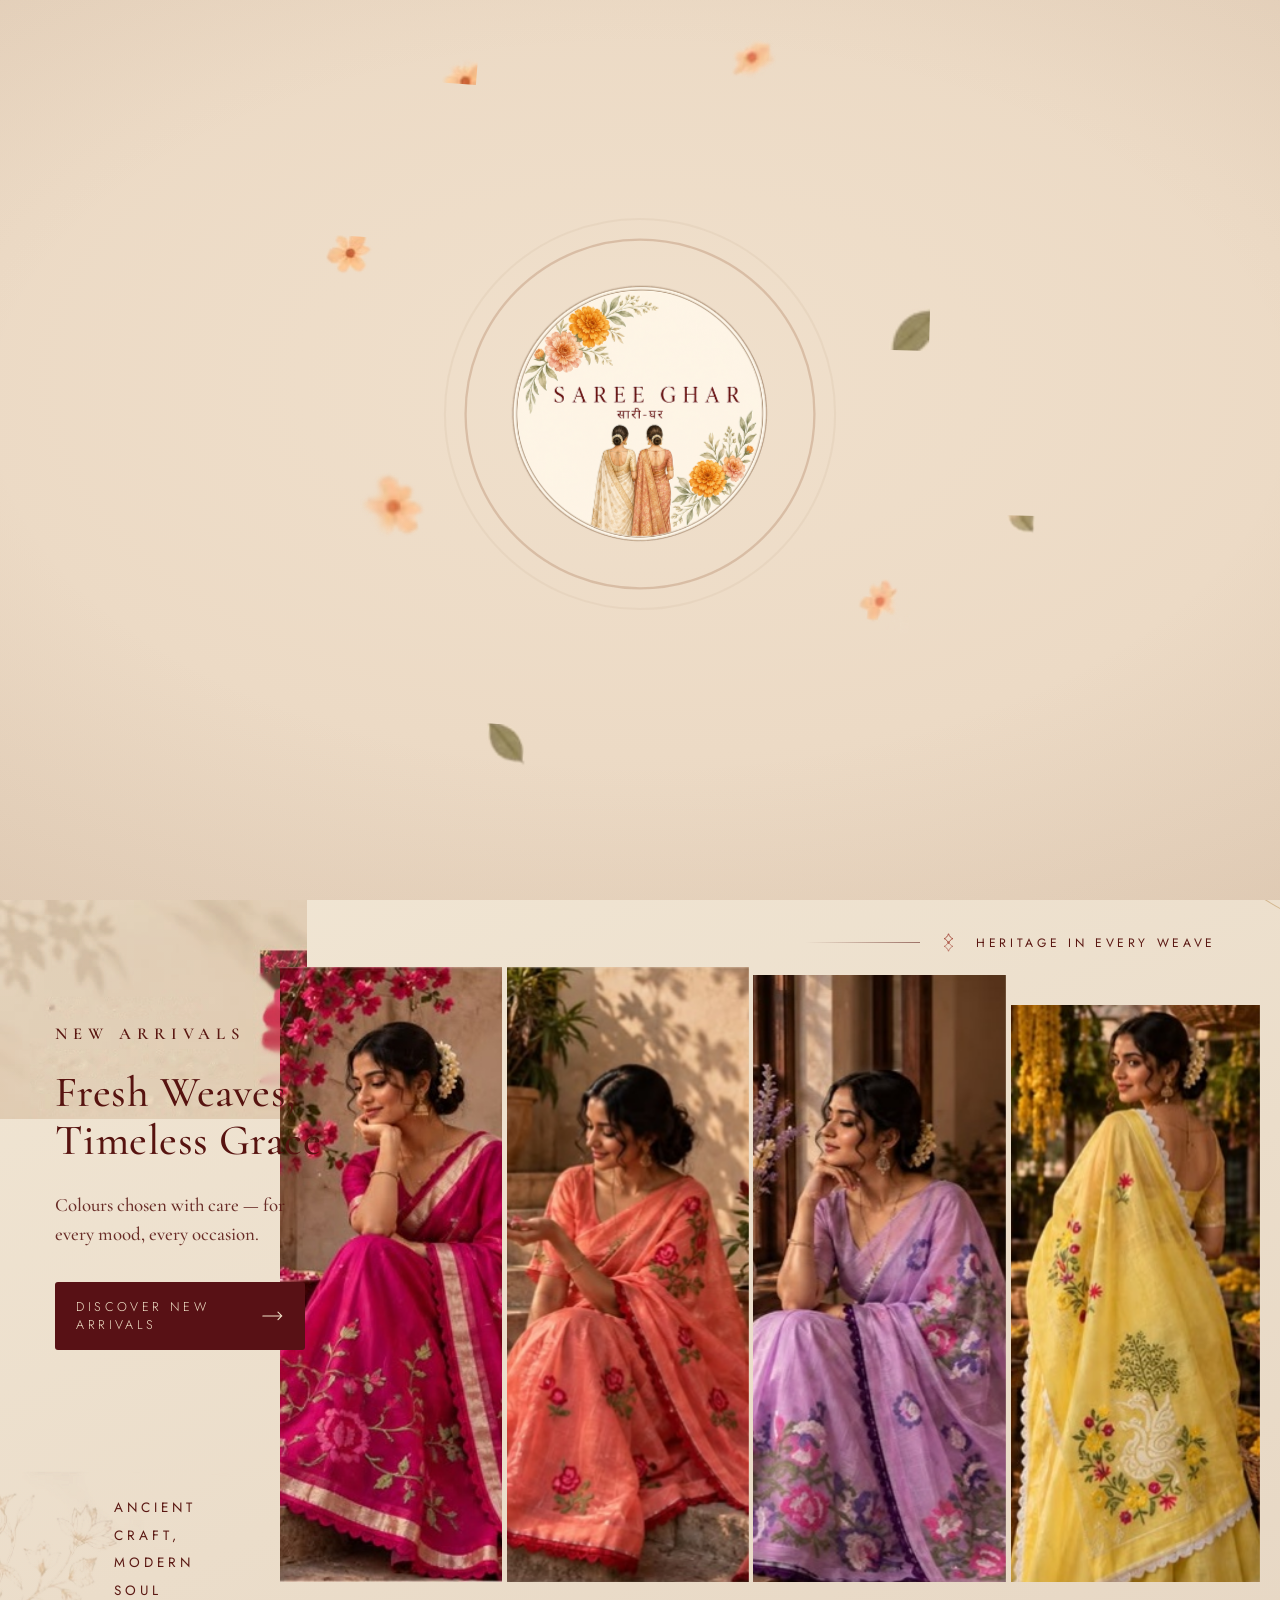
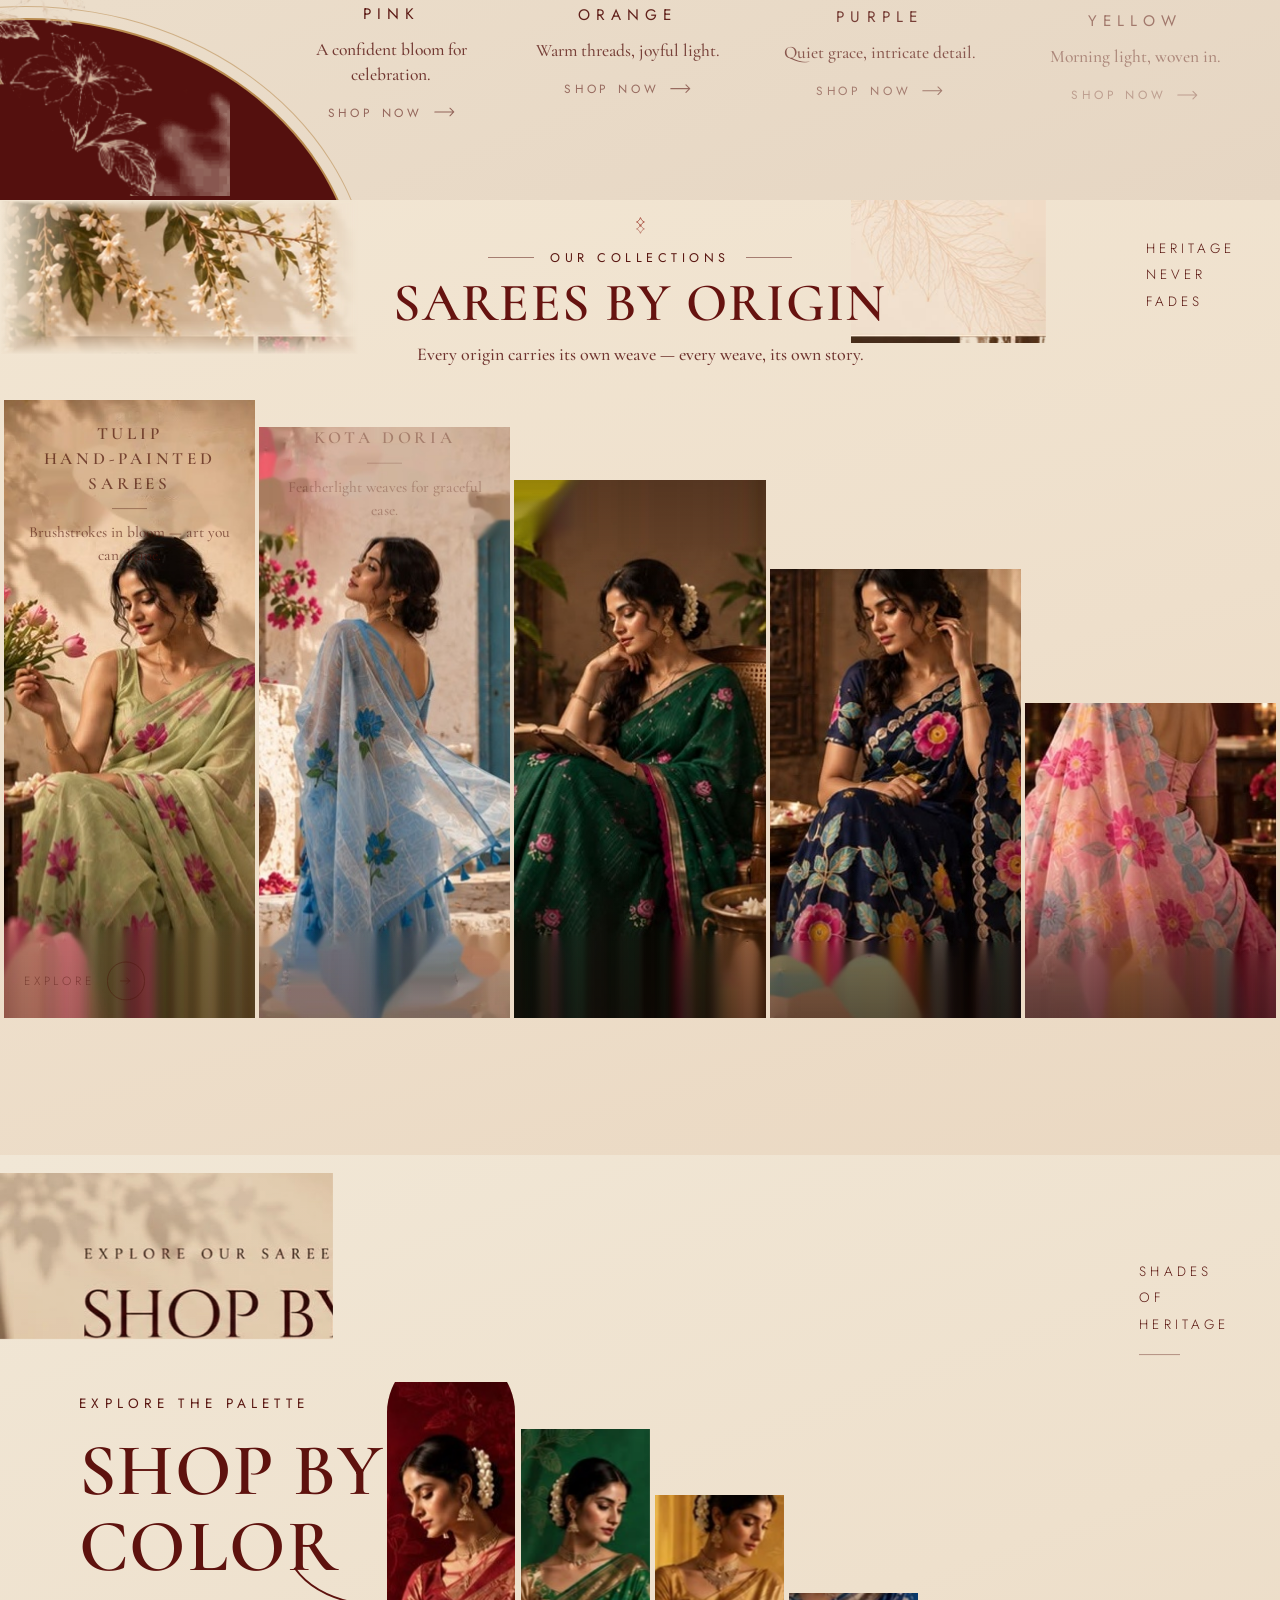
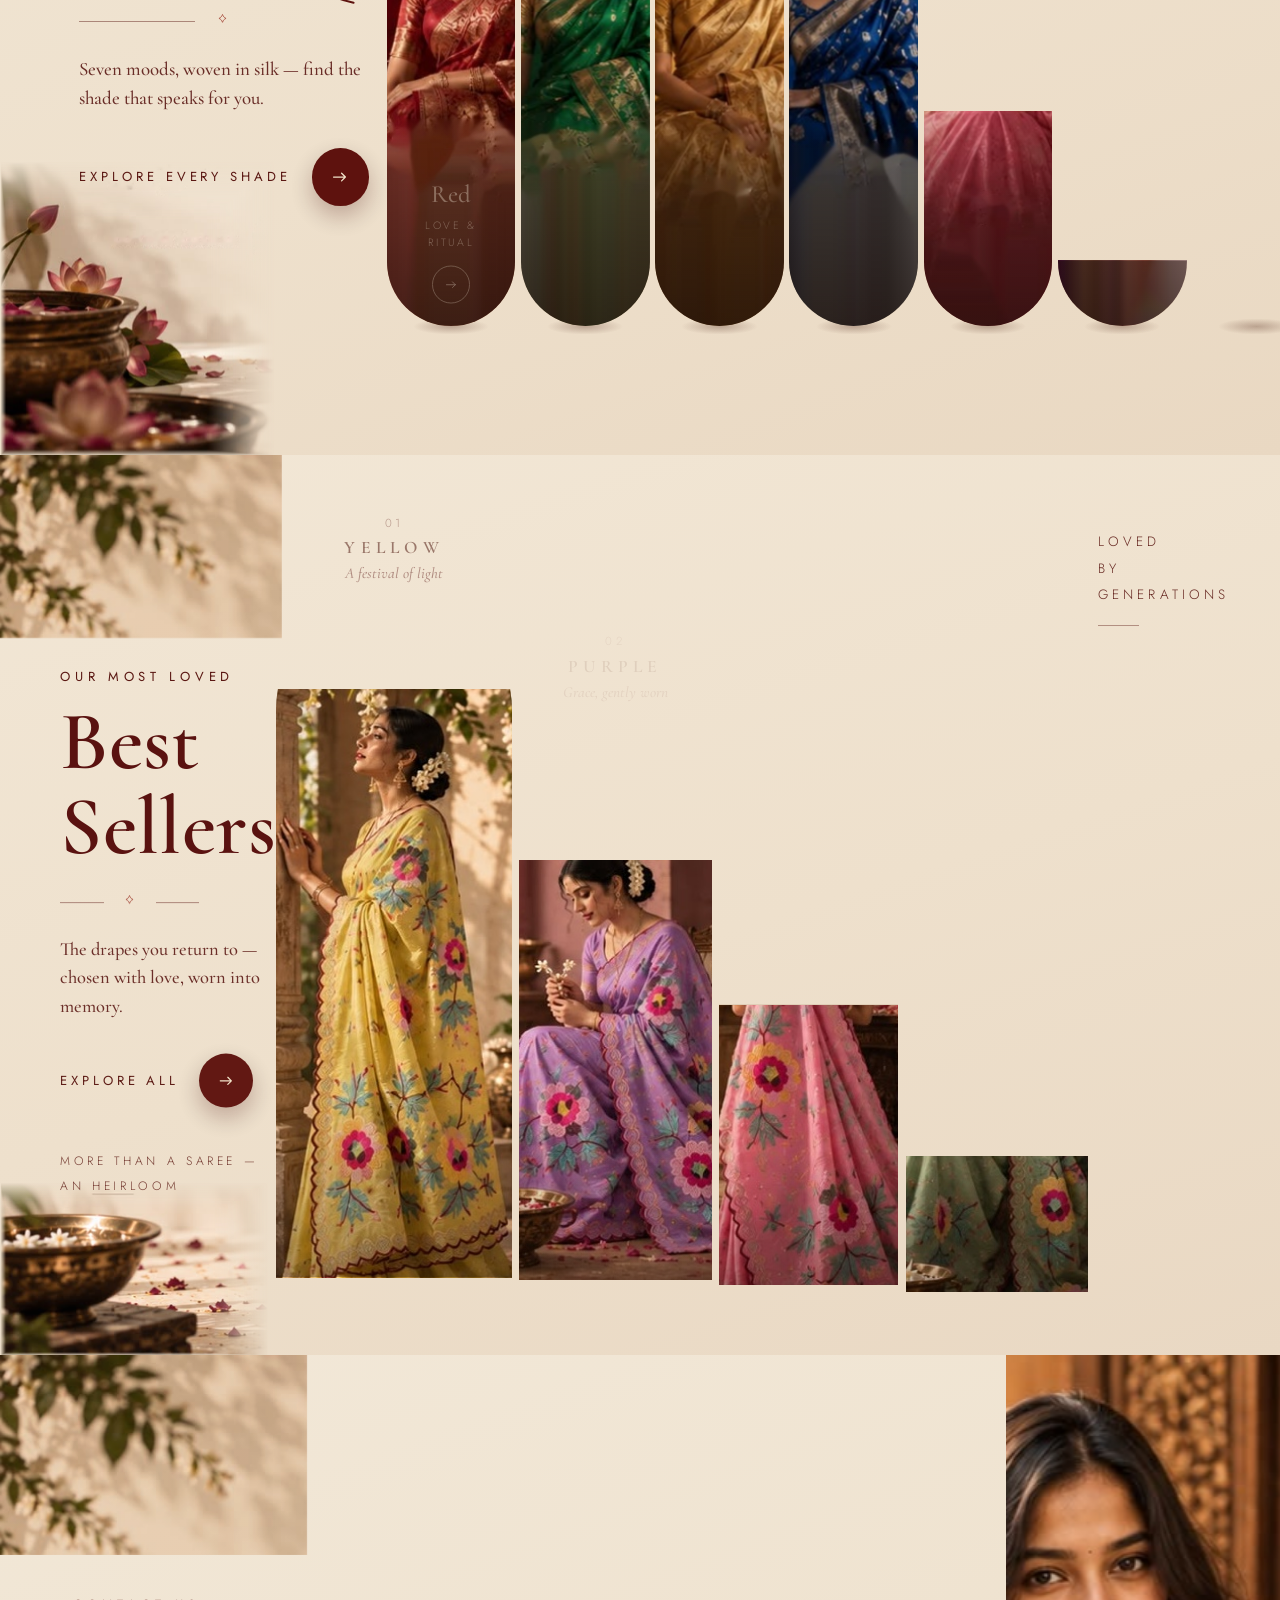
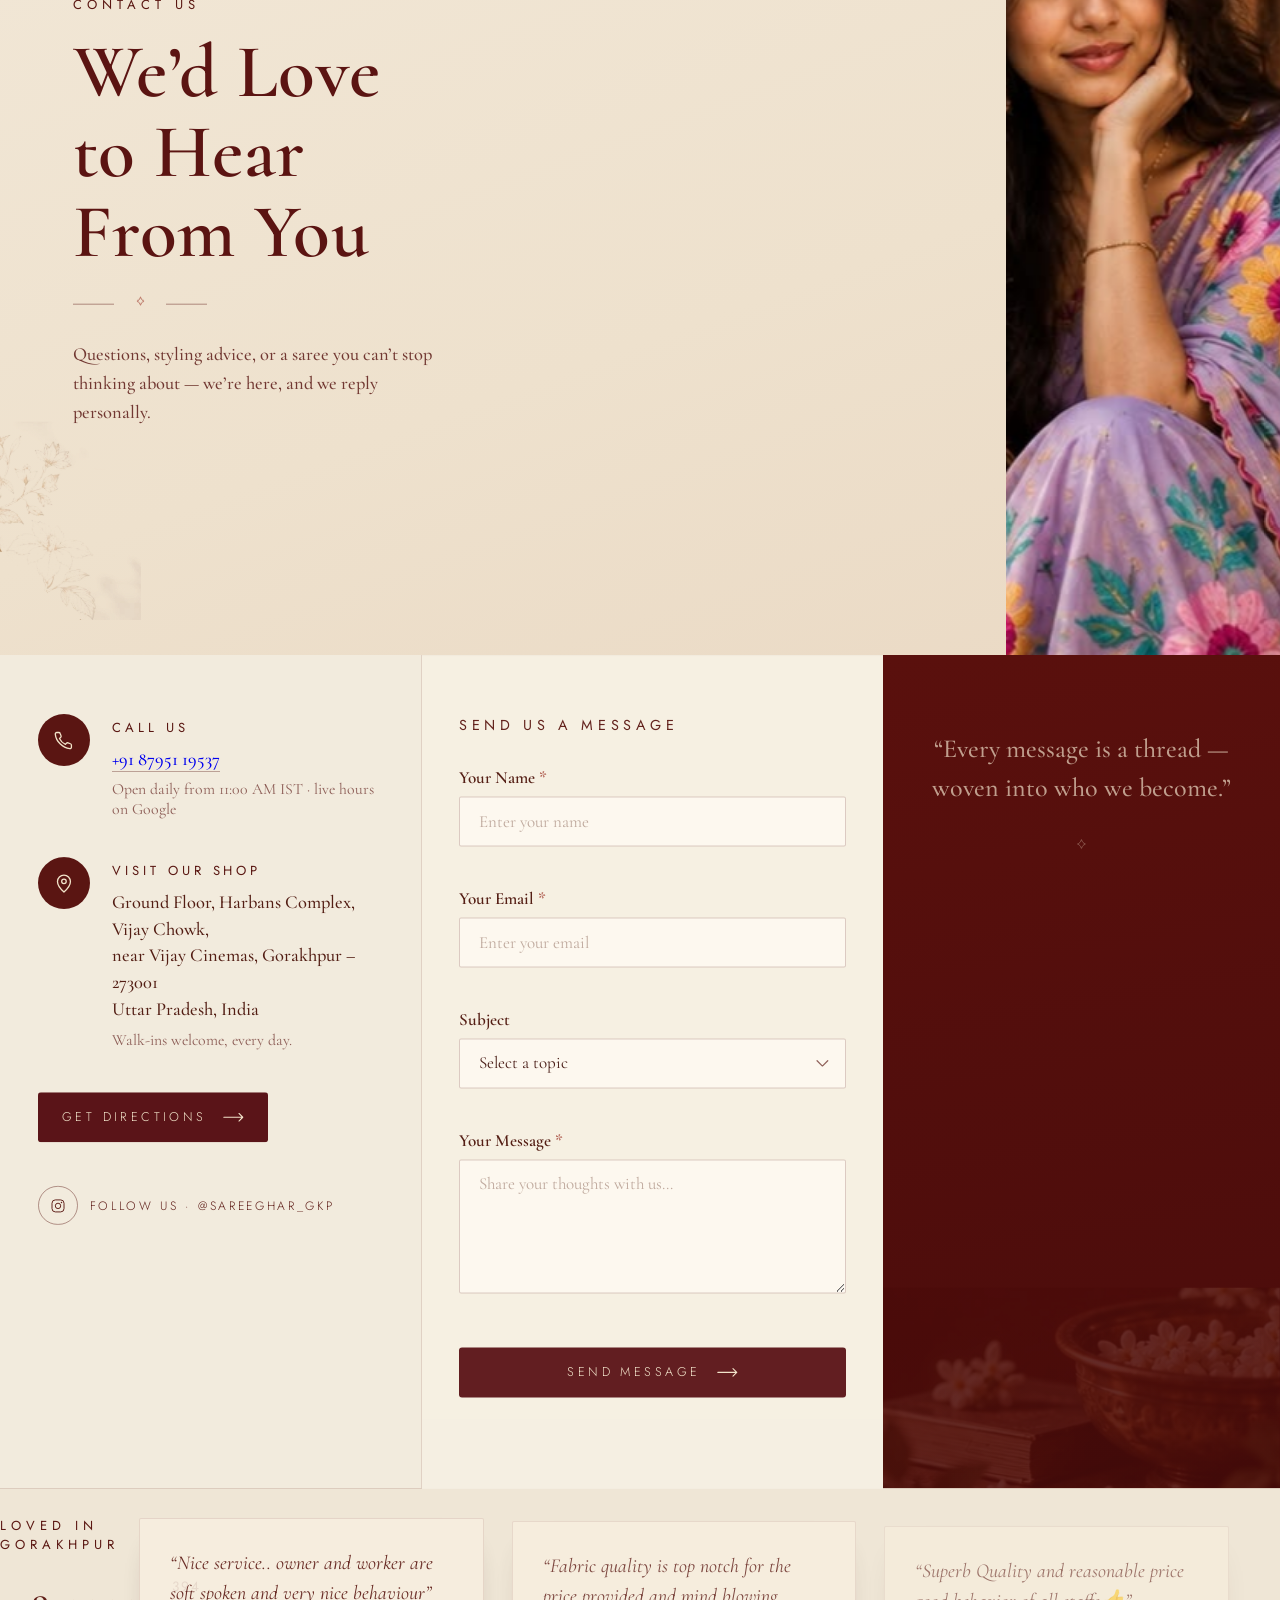
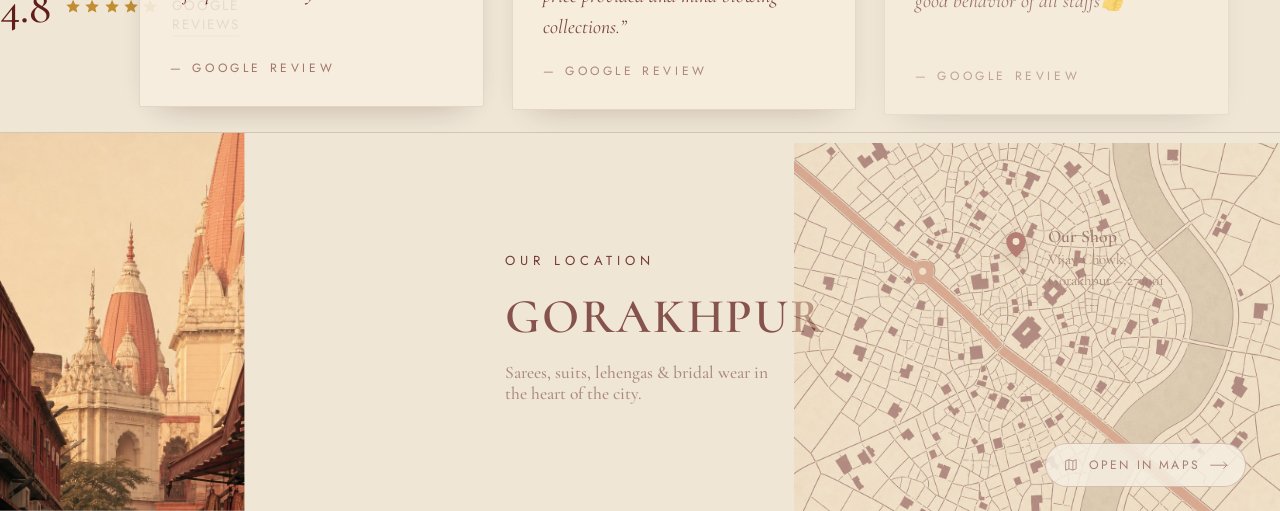
<file: index.html>
<!DOCTYPE html>
<html lang="en">
<head>
  <meta charset="UTF-8">
  <meta name="viewport" content="width=device-width, initial-scale=1.0, viewport-fit=cover">
  <title>Saree Ghar — Best Saree Shop, Gorakhpur</title>
  <meta name="description" content="Saree Ghar | Best Saree Shop — sarees, suits, lehengas and other ethnic garments. Ground Floor, Harbans Complex, Vijay Chowk, Gorakhpur 273001. Rated 4.8 on Google (394 reviews).">
  <script type="application/ld+json">
  {
    "@context": "https://schema.org",
    "@type": "ClothingStore",
    "name": "Saree Ghar | Best Saree Shop",
    "description": "Shop specializing in sarees, plus suits, lehengas and other ethnic garments.",
    "telephone": "+91 87951 19537",
    "address": {
      "@type": "PostalAddress",
      "streetAddress": "Ground Floor, Harbans Complex, Vijay Chowk, near Vijay Cinemas",
      "addressLocality": "Gorakhpur",
      "addressRegion": "Uttar Pradesh",
      "postalCode": "273001",
      "addressCountry": "IN"
    },
    "aggregateRating": { "@type": "AggregateRating", "ratingValue": "4.8", "reviewCount": "394" },
    "sameAs": ["https://www.instagram.com/sareeghar_gkp/"]
  }
  </script>
  <link rel="icon" type="image/png" href="assets/img/logo.png">
  <link rel="preconnect" href="https://fonts.googleapis.com">
  <link rel="preconnect" href="https://fonts.gstatic.com" crossorigin>
  <link rel="stylesheet" href="https://fonts.googleapis.com/css2?family=Cormorant:wght@500;600&family=Cormorant+Garamond:wght@400;500;600&family=Great+Vibes&family=Jost:wght@300;400;500&family=Noto+Serif+Telugu:wght@400;500;600&display=swap">
  <link rel="preload" as="image" href="assets/img/logo.png">
  <link rel="preload" as="image" href="assets/img/hero-clean.jpg">
  <link rel="stylesheet" href="css/base.css">
  <link rel="stylesheet" href="css/intro.css">
  <link rel="stylesheet" href="css/hero.css">
  <link rel="stylesheet" href="css/section2.css">
  <link rel="stylesheet" href="css/section3.css">
  <link rel="stylesheet" href="css/section4.css">
  <link rel="stylesheet" href="css/section5.css">
  <link rel="stylesheet" href="css/contact.css">
  <link rel="stylesheet" href="css/commerce.css">
</head>
<body>

  <!-- ═══ GLOBAL HEADER — one header for the whole experience ═══ -->
  <header id="siteHeader">
      <div id="logoSlot" aria-hidden="true"></div>

      <nav id="mainNav" aria-label="Primary">
        <a class="nav-link is-active" href="#hero" data-i18n="nav.home">Home</a>
        <a class="nav-link" href="#newArrivals" data-i18n="nav.new">New Arrivals</a>
        <a class="nav-link" href="#origins" data-i18n="nav.categories">Categories</a>
        <a class="nav-link" href="#shopByColor" data-i18n="nav.color">Shop By Color</a>
        <a class="nav-link" href="#bestSellers" data-i18n="nav.best">Best Seller</a>
        <a class="nav-link" href="#contact" data-i18n="nav.contact">Contact</a>
      </nav>

      <div class="header-utils">
        <div class="lang-switch" role="group" aria-label="Language">
          <button class="lang-btn is-active" data-lang="en" aria-pressed="true">English</button>
          <span class="lang-sep" aria-hidden="true"></span>
          <button class="lang-btn" data-lang="te" lang="te" aria-pressed="false">తెలుగు</button>
        </div>

        <span class="utils-divider" aria-hidden="true"></span>

        <button class="icon-btn search-btn" aria-label="Search" data-i18n-aria="aria.search">
          <svg viewBox="0 0 24 24" fill="none" aria-hidden="true">
            <circle cx="10.5" cy="10.5" r="6.2" stroke="currentColor" stroke-width="1.4"/>
            <path d="m15.2 15.2 4.6 4.6" stroke="currentColor" stroke-width="1.4" stroke-linecap="round"/>
          </svg>
        </button>
        <a class="icon-btn account-btn" href="account.html" aria-label="Account" data-i18n-aria="aria.account">
          <svg viewBox="0 0 24 24" fill="none" aria-hidden="true">
            <circle cx="12" cy="8.4" r="3.6" stroke="currentColor" stroke-width="1.4"/>
            <path d="M4.8 20a7.2 7.2 0 0 1 14.4 0" stroke="currentColor" stroke-width="1.4" stroke-linecap="round"/>
          </svg>
        </a>
        <a class="icon-btn wish-btn" href="wishlist.html" aria-label="Wishlist" data-i18n-aria="aria.wishlist">
          <svg viewBox="0 0 24 24" fill="none" aria-hidden="true">
            <path d="M12 20s-7-4.6-9-9c-1.2-2.8.4-6 3.4-6.4C8.4 4.3 10.6 5 12 7c1.4-2 3.6-2.7 5.6-2.4 3 .4 4.6 3.6 3.4 6.4-2 4.4-9 9-9 9Z" stroke="currentColor" stroke-width="1.4" stroke-linejoin="round"/>
          </svg>
          <span class="cart-count wish-count" aria-hidden="true">0</span>
        </a>
        <a class="icon-btn cart-btn" href="cart.html" aria-label="Shopping bag" data-i18n-aria="aria.bag">
          <svg viewBox="0 0 24 24" fill="none" aria-hidden="true">
            <path d="M5.5 8.2h13l-.9 11.1a1.6 1.6 0 0 1-1.6 1.5H8a1.6 1.6 0 0 1-1.6-1.5L5.5 8.2Z" stroke="currentColor" stroke-width="1.4" stroke-linejoin="round"/>
            <path d="M8.8 8V6.8a3.2 3.2 0 0 1 6.4 0V8" stroke="currentColor" stroke-width="1.4" stroke-linecap="round"/>
          </svg>
          <span class="cart-count" aria-hidden="true">0</span>
        </a>
        <button class="icon-btn menu-btn" aria-label="Menu" data-i18n-aria="aria.menu">
          <svg viewBox="0 0 24 24" fill="none" aria-hidden="true">
            <path d="M3.5 7h17M3.5 12h17M3.5 17h17" stroke="currentColor" stroke-width="1.4" stroke-linecap="round"/>
          </svg>
        </button>
      </div>

      <span class="header-rule" aria-hidden="true"></span>
  </header>

  <!-- ═══ MOBILE MENU ═══ -->
  <div id="mobileMenu" aria-hidden="true">
    <button class="mm-close" aria-label="Close menu">
      <svg viewBox="0 0 24 24" fill="none" aria-hidden="true"><path d="M5 5l14 14M19 5 5 19" stroke="currentColor" stroke-width="1.5" stroke-linecap="round"/></svg>
    </button>
    <nav class="mm-nav" aria-label="Menu">
      <a class="mm-link" href="#hero" data-i18n="nav.home">Home</a>
      <a class="mm-link" href="#newArrivals" data-i18n="nav.new">New Arrivals</a>
      <a class="mm-link" href="#origins" data-i18n="nav.categories">Categories</a>
      <a class="mm-link" href="#shopByColor" data-i18n="nav.color">Shop By Color</a>
      <a class="mm-link" href="#bestSellers" data-i18n="nav.best">Best Seller</a>
      <a class="mm-link" href="#contact" data-i18n="nav.contact">Contact</a>
      <a class="mm-link" href="cart.html" data-i18n="com.bag">Bag</a>
      <a class="mm-link" href="wishlist.html" data-i18n="com.wishlist">Wishlist</a>
      <a class="mm-link" href="account.html" data-i18n="com.account">Account</a>
    </nav>
    <div class="mm-rule" aria-hidden="true"></div>
    <div class="lang-switch mm-lang" role="group" aria-label="Language">
      <button class="lang-btn is-active" data-lang="en" aria-pressed="true">English</button>
      <span class="lang-sep" aria-hidden="true"></span>
      <button class="lang-btn" data-lang="te" lang="te" aria-pressed="false">తెలుగు</button>
    </div>
    <a class="mm-ig" href="https://www.instagram.com/sareeghar_gkp/" target="_blank" rel="noopener">@sareeghar_gkp</a>
  </div>

  <!-- ═══ HERO (revealed by the intro) ═══ -->
  <section id="hero" aria-label="Sarees woven with culture">
    <div id="heroFrame">
      <img id="heroImg" src="assets/img/hero-clean.jpg" alt="Two women in richly embroidered red and black silk sarees in a maroon room lit by brass lamps" draggable="false">
      <div class="hero-grade" aria-hidden="true"></div>
    </div>

    <div class="hero-copy">
      <p class="eyebrow" data-reveal data-i18n="hero.eyebrow">Sarees woven with</p>
      <h1 class="display" data-reveal>
        <span class="display-word" data-i18n="hero.display">Culture</span>
        <svg class="swash" viewBox="0 0 560 96" fill="none" aria-hidden="true" preserveAspectRatio="none">
          <path class="swash-line" d="M474 5 C 452 52, 372 80, 268 82 C 176 84, 74 64, 18 26" stroke="currentColor" stroke-width="3.4" stroke-linecap="round"/>
          <path class="swash-line swash-line-2" d="M474 5 C 486 26, 508 40, 544 44" stroke="currentColor" stroke-width="2.6" stroke-linecap="round"/>
        </svg>
      </h1>
      <p class="subline" data-reveal data-i18n="hero.subline">Heirloom drapes<br>for modern stories</p>
      <a class="cta" href="#newArrivals" data-goto="#newArrivals" data-reveal>
        <span data-i18n="hero.cta">Explore the Collection</span>
        <svg viewBox="0 0 26 12" fill="none" aria-hidden="true">
          <path d="M1 6h23m0 0-4.6-4.6M24 6l-4.6 4.6" stroke="currentColor" stroke-width="1.4" stroke-linecap="round" stroke-linejoin="round"/>
        </svg>
      </a>

      <div class="signature" data-reveal>
        <div class="signature-head">
          <span class="signature-overline" data-i18n="sig.overline">The Saree Ghar Signature</span>
          <span class="signature-rule"></span>
        </div>
        <ul class="signature-grid">
          <li>
            <svg class="f-icon" viewBox="0 0 34 30" fill="none" aria-hidden="true">
              <path d="M17 4c2.6 3.4 3.9 6.8 3.9 10.2 0 4.6-1.7 8.2-3.9 10.8-2.2-2.6-3.9-6.2-3.9-10.8C13.1 10.8 14.4 7.4 17 4Z" stroke="currentColor" stroke-width="1.2" stroke-linejoin="round"/>
              <path d="M9.2 8.6c3.1 1.7 5.1 4 6.1 6.8M24.8 8.6c-3.1 1.7-5.1 4-6.1 6.8" stroke="currentColor" stroke-width="1.2" stroke-linecap="round"/>
              <path d="M4.5 13.8c3.9.9 7 2.8 9.2 5.6M29.5 13.8c-3.9.9-7 2.8-9.2 5.6" stroke="currentColor" stroke-width="1.2" stroke-linecap="round"/>
              <path d="M6 22.5c3.4 2.2 7.1 3.3 11 3.3s7.6-1.1 11-3.3" stroke="currentColor" stroke-width="1.2" stroke-linecap="round"/>
            </svg>
            <span data-i18n="sig.fabrics">Finest<br>Fabrics</span>
          </li>
          <li>
            <svg class="f-icon" viewBox="0 0 34 34" fill="none" aria-hidden="true">
              <path d="M17 3 31 17 17 31 3 17Z" stroke="currentColor" stroke-width="1.2" stroke-linejoin="round"/>
              <path d="M17 8.5 25.5 17 17 25.5 8.5 17Z" stroke="currentColor" stroke-width="1.1" stroke-linejoin="round"/>
              <path d="M11 11l12 12M23 11 11 23M17 6v22M6 17h22" stroke="currentColor" stroke-width="0.9"/>
            </svg>
            <span data-i18n="sig.craft">Heritage<br>Craftsmanship</span>
          </li>
          <li>
            <svg class="f-icon" viewBox="0 0 30 34" fill="none" aria-hidden="true">
              <path d="M15 31V9" stroke="currentColor" stroke-width="1.2" stroke-linecap="round"/>
              <path d="M15 13c-.4-4.4-3-7.6-8-8 .4 4.9 3.2 7.7 8 8Z" stroke="currentColor" stroke-width="1.2" stroke-linejoin="round"/>
              <path d="M15 13c.4-4.4 3-7.6 8-8-.4 4.9-3.2 7.7-8 8Z" stroke="currentColor" stroke-width="1.2" stroke-linejoin="round"/>
              <path d="M15 22c-.3-3.6-2.5-6.2-6.5-6.6.3 4 2.6 6.3 6.5 6.6Z" stroke="currentColor" stroke-width="1.1" stroke-linejoin="round"/>
            </svg>
            <span data-i18n="sig.elegance">Enduring<br>Elegance</span>
          </li>
        </ul>
      </div>
    </div>

    <aside class="hero-side" data-reveal>
      <p>Crafted<br>Elegance<br>Woven<br>Stories</p>
      <span class="side-rule"></span>
    </aside>

    <div class="hero-script" data-reveal>
      <p>More<br>Than a Saree</p>
      <svg viewBox="0 0 90 6" fill="none" aria-hidden="true">
        <path d="M2 4c22-2.5 58-2.5 86-1" stroke="currentColor" stroke-width="1.1" stroke-linecap="round"/>
      </svg>
    </div>

    <div class="hero-scroll" data-reveal>
      <svg viewBox="0 0 26 40" fill="none" aria-hidden="true">
        <rect x="1" y="1" width="24" height="38" rx="12" stroke="currentColor" stroke-width="1.5"/>
        <path class="scroll-arrow" d="M13 14v10m0 0-3.6-3.6M13 24l3.6-3.6" stroke="currentColor" stroke-width="1.5" stroke-linecap="round" stroke-linejoin="round"/>
      </svg>
      <span data-i18n="scroll.cue">Scroll to Discover</span>
    </div>
  </section>

  <!-- ═══ SECTION 2 — NEW ARRIVALS / COLOUR COLLECTION ═══ -->
  <section id="newArrivals" class="na" aria-label="New arrivals — the colour collection">
    <div class="na-shadow" aria-hidden="true"></div>
    <div class="na-corner-tr" aria-hidden="true"></div>
    <div class="na-corner" aria-hidden="true"></div>
    <div class="na-florals" aria-hidden="true">
      <img src="assets/img/line-florals.png" alt="" draggable="false">
    </div>

    <div class="na-statement">
      <span class="na-statement-rule"></span>
      <svg class="na-ornament" viewBox="0 0 24 24" fill="none" aria-hidden="true">
        <path d="M12 2c1.2 3.1 2.4 4.6 5 5.6-2.6 1-3.8 2.5-5 5.6-1.2-3.1-2.4-4.6-5-5.6 2.6-1 3.8-2.5 5-5.6Z" stroke="currentColor" stroke-width="1.1" stroke-linejoin="round"/>
        <path d="M12 10.8c1.2 3.1 2.4 4.6 5 5.6-2.6 1-3.8 2.5-5 5.6-1.2-3.1-2.4-4.6-5-5.6 2.6-1 3.8-2.5 5-5.6Z" stroke="currentColor" stroke-width="1.1" stroke-linejoin="round" opacity="0.65"/>
      </svg>
      <span data-i18n="na.statement">Heritage in Every Weave</span>
    </div>

    <div class="na-intro">
      <p class="na-eyebrow" data-i18n="na.eyebrow">New Arrivals</p>
      <h2 class="na-heading" data-i18n="na.heading">Fresh Weaves,<br>Timeless Grace</h2>
      <p class="na-sub" data-i18n="na.sub">Colours chosen with care — for every mood, every occasion.</p>
      <a class="na-cta" href="new-arrivals.html">
        <span data-i18n="na.cta">Discover New Arrivals</span>
        <svg viewBox="0 0 26 12" fill="none" aria-hidden="true">
          <path d="M1 6h23m0 0-4.6-4.6M24 6l-4.6 4.6" stroke="currentColor" stroke-width="1.3" stroke-linecap="round" stroke-linejoin="round"/>
        </svg>
      </a>
    </div>

    <p class="na-ethos" data-i18n="na.ethos">Ancient<br>Craft,<br>Modern<br>Soul</p>

    <ul class="na-grid" id="naGrid"></ul>

    <div class="na-nav">
      <span class="na-count">
        <span id="naCurrent">01</span>
        <span class="na-count-rule"></span>
        <span>04</span>
      </span>
      <button class="na-arrow" id="naPrev" aria-label="Previous">
        <svg viewBox="0 0 10 16" fill="none" aria-hidden="true">
          <path d="M8.5 1.5 2 8l6.5 6.5" stroke="currentColor" stroke-width="1.3" stroke-linecap="round" stroke-linejoin="round"/>
        </svg>
      </button>
      <button class="na-arrow" id="naNext" aria-label="Next">
        <svg viewBox="0 0 10 16" fill="none" aria-hidden="true">
          <path d="M1.5 1.5 8 8l-6.5 6.5" stroke="currentColor" stroke-width="1.3" stroke-linecap="round" stroke-linejoin="round"/>
        </svg>
      </button>
    </div>
  </section>

  <!-- ═══ SECTION 3 — SAREES BY ORIGIN ═══ -->
  <section id="origins" class="or" aria-label="Our collections — sarees by origin">
    <div class="or-blossoms" aria-hidden="true"><img src="assets/img/blossoms.png" alt="" draggable="false"></div>
    <div class="or-leaves" aria-hidden="true"><img src="assets/img/gold-leaves.png" alt="" draggable="false"></div>

    <header class="or-head">
      <svg class="or-ornament" viewBox="0 0 24 24" fill="none" aria-hidden="true">
        <path d="M12 2c1.2 3.1 2.4 4.6 5 5.6-2.6 1-3.8 2.5-5 5.6-1.2-3.1-2.4-4.6-5-5.6 2.6-1 3.8-2.5 5-5.6Z" stroke="currentColor" stroke-width="1.1" stroke-linejoin="round"/>
        <path d="M12 10.8c1.2 3.1 2.4 4.6 5 5.6-2.6 1-3.8 2.5-5 5.6-1.2-3.1-2.4-4.6-5-5.6 2.6-1 3.8-2.5 5-5.6Z" stroke="currentColor" stroke-width="1.1" stroke-linejoin="round" opacity="0.65"/>
      </svg>
      <p class="or-eyebrow" data-i18n="or.eyebrow">Our Collections</p>
      <h2 class="or-heading" data-i18n="or.heading">Sarees by Origin</h2>
      <p class="or-support" data-i18n="or.support">Every origin carries its own weave — every weave, its own story.</p>
    </header>

    <p class="or-side" data-i18n="or.side">Heritage<br>Never<br>Fades</p>

    <ul class="or-wall" id="originWall"></ul>

    <footer class="or-foot">
      <svg class="or-ornament" viewBox="0 0 24 24" fill="none" aria-hidden="true">
        <path d="M12 2c1.2 3.1 2.4 4.6 5 5.6-2.6 1-3.8 2.5-5 5.6-1.2-3.1-2.4-4.6-5-5.6 2.6-1 3.8-2.5 5-5.6Z" stroke="currentColor" stroke-width="1.1" stroke-linejoin="round"/>
      </svg>
      <p data-i18n="or.foot">More than a saree —<br>a legacy</p>
    </footer>
  </section>

  <!-- ═══ SECTION 4 — SHOP BY COLOR ═══ -->
  <section id="shopByColor" class="sc" aria-label="Shop by color">
    <div class="sc-shadow" aria-hidden="true"></div>
    <div class="sc-lotus" aria-hidden="true"><img src="assets/img/lotus.png" alt="" draggable="false"></div>

    <p class="sc-side" data-i18n="sc.side">Shades<br>of<br>Heritage</p>

    <div class="sc-intro">
      <p class="sc-eyebrow" data-i18n="sc.eyebrow">Explore the Palette</p>
      <h2 class="sc-heading">
        <span data-i18n="sc.heading">Shop by<br>Color</span>
        <svg class="sc-swash" viewBox="0 0 260 90" fill="none" aria-hidden="true" preserveAspectRatio="none">
          <path d="M6 14 C 40 62, 118 76, 176 68 C 214 62, 242 46, 254 24" stroke="currentColor" stroke-width="3" stroke-linecap="round"/>
        </svg>
      </h2>
      <div class="sc-divider" aria-hidden="true">
        <svg class="or-ornament" viewBox="0 0 24 24" fill="none">
          <path d="M12 2c1.2 3.1 2.4 4.6 5 5.6-2.6 1-3.8 2.5-5 5.6-1.2-3.1-2.4-4.6-5-5.6 2.6-1 3.8-2.5 5-5.6Z" stroke="currentColor" stroke-width="1.1" stroke-linejoin="round"/>
        </svg>
      </div>
      <p class="sc-support" data-i18n="sc.support">Seven moods, woven in silk — find the shade that speaks for you.</p>
      <a class="sc-cta" href="color.html">
        <span data-i18n="sc.cta">Explore Every Shade</span>
        <span class="sc-cta-circle">
          <svg viewBox="0 0 24 24" fill="none" aria-hidden="true"><path d="M5 12h13m0 0-4.2-4.2M18 12l-4.2 4.2" stroke="currentColor" stroke-width="1.4" stroke-linecap="round" stroke-linejoin="round"/></svg>
        </span>
      </a>
    </div>

    <ul class="sc-rail" id="shadeRail"></ul>

    <div class="sc-nav">
      <span class="sc-progress" aria-hidden="true"><span id="scFill"></span></span>
      <p class="sc-foot" data-i18n="sc.foot">Choose a shade. Begin a new story.</p>
      <div class="sc-controls">
        <button class="sc-ctrl" id="scPrev" aria-label="Previous">
          <svg viewBox="0 0 10 16" fill="none" aria-hidden="true"><path d="M8.5 1.5 2 8l6.5 6.5" stroke="currentColor" stroke-width="1.3" stroke-linecap="round" stroke-linejoin="round"/></svg>
        </button>
        <button class="sc-ctrl" id="scNext" aria-label="Next">
          <svg viewBox="0 0 10 16" fill="none" aria-hidden="true"><path d="M1.5 1.5 8 8l-6.5 6.5" stroke="currentColor" stroke-width="1.3" stroke-linecap="round" stroke-linejoin="round"/></svg>
        </button>
      </div>
    </div>
  </section>

  <!-- ═══ SECTION 5 — BEST SELLERS ═══ -->
  <section id="bestSellers" class="bs" aria-label="Best sellers">
    <div class="bs-shadow" aria-hidden="true"></div>
    <div class="bs-bowls" aria-hidden="true"><img src="assets/img/bowls.png" alt="" draggable="false"></div>

    <p class="bs-side" data-i18n="bs.side">Loved<br>by<br>Generations</p>

    <div class="bs-intro">
      <p class="bs-eyebrow" data-i18n="bs.eyebrow">Our Most Loved</p>
      <h2 class="bs-heading" data-i18n="bs.heading">Best<br>Sellers</h2>
      <div class="bs-divider" aria-hidden="true">
        <svg class="or-ornament" viewBox="0 0 24 24" fill="none">
          <path d="M12 2c1.2 3.1 2.4 4.6 5 5.6-2.6 1-3.8 2.5-5 5.6-1.2-3.1-2.4-4.6-5-5.6 2.6-1 3.8-2.5 5-5.6Z" stroke="currentColor" stroke-width="1.1" stroke-linejoin="round"/>
        </svg>
      </div>
      <p class="bs-support" data-i18n="bs.support">The drapes you return to — chosen with love, worn into memory.</p>
      <a class="bs-cta" href="best-sellers.html">
        <span data-i18n="bs.cta">Explore All</span>
        <span class="sc-cta-circle">
          <svg viewBox="0 0 24 24" fill="none" aria-hidden="true"><path d="M5 12h13m0 0-4.2-4.2M18 12l-4.2 4.2" stroke="currentColor" stroke-width="1.4" stroke-linecap="round" stroke-linejoin="round"/></svg>
        </span>
      </a>
      <p class="bs-statement" data-i18n="bs.statement">More than a saree —<br>an heirloom</p>
    </div>

    <ul class="bs-rail" id="bestRail"></ul>

    <div class="bs-nav">
      <button class="sc-ctrl" id="bsPrev" aria-label="Previous">
        <svg viewBox="0 0 10 16" fill="none" aria-hidden="true"><path d="M8.5 1.5 2 8l6.5 6.5" stroke="currentColor" stroke-width="1.3" stroke-linecap="round" stroke-linejoin="round"/></svg>
      </button>
      <span class="bs-count"><span id="bsCurrent">01</span><span class="bs-total">/ 05</span></span>
      <button class="sc-ctrl" id="bsNext" aria-label="Next">
        <svg viewBox="0 0 10 16" fill="none" aria-hidden="true"><path d="M1.5 1.5 8 8l-6.5 6.5" stroke="currentColor" stroke-width="1.3" stroke-linecap="round" stroke-linejoin="round"/></svg>
      </button>
    </div>
  </section>

  <!-- ═══ CONTACT — the closing chapter ═══ -->
  <section id="contact" aria-label="Contact Saree Ghar">
    <div class="ch">
      <div class="ch-shadow" aria-hidden="true"></div>
      <div class="ch-florals" aria-hidden="true"><img src="assets/img/line-florals.png" alt="" draggable="false"></div>

      <div class="ch-copy">
        <p class="ct-eyebrow" data-i18n="ct.eyebrow">Contact Us</p>
        <h2 class="ch-heading" data-i18n="ct.heading">We’d Love<br>to Hear<br>From You</h2>
        <div class="ct-divider" aria-hidden="true">
          <svg class="or-ornament" viewBox="0 0 24 24" fill="none">
            <path d="M12 2c1.2 3.1 2.4 4.6 5 5.6-2.6 1-3.8 2.5-5 5.6-1.2-3.1-2.4-4.6-5-5.6 2.6-1 3.8-2.5 5-5.6Z" stroke="currentColor" stroke-width="1.1" stroke-linejoin="round"/>
          </svg>
        </div>
        <p class="ch-support" data-i18n="ct.support">Questions, styling advice, or a saree you can’t stop thinking about — we’re here, and we reply personally.</p>
      </div>

      <div class="ch-media">
        <img src="assets/img/contact/hero.jpg" alt="Two friends in green and lilac floral sarees, seated together by a carved wooden door" draggable="false">
      </div>
    </div>

    <div class="ci">
      <div class="ci-info">

        <article class="ci-block">
          <span class="ci-icon" aria-hidden="true">
            <svg viewBox="0 0 24 24" fill="none"><path d="M6.8 4.5c.6 0 1.2.4 1.4 1l.9 2.4c.2.6 0 1.3-.5 1.7l-1.1.9a12.6 12.6 0 0 0 6 6l.9-1.1c.4-.5 1.1-.7 1.7-.5l2.4.9c.6.2 1 .8 1 1.4v2c0 .9-.7 1.6-1.6 1.5C10.6 20 4 13.4 3.3 6.1c-.1-.9.6-1.6 1.5-1.6h2Z" stroke="currentColor" stroke-width="1.3" stroke-linejoin="round"/></svg>
          </span>
          <div>
            <h3 class="ci-title" data-i18n="ct.call.t">Call Us</h3>
            <p class="ci-line" id="ctPhone" data-i18n="ct.call.note">+91 87951 19537</p>
            <p class="ci-note" data-i18n="ct.call.hours">Open daily from 11:00 AM IST · live hours on Google</p>
          </div>
        </article>

        <article class="ci-block">
          <span class="ci-icon" aria-hidden="true">
            <svg viewBox="0 0 24 24" fill="none"><path d="M12 21s6.5-5.6 6.5-10.5A6.5 6.5 0 0 0 5.5 10.5C5.5 15.4 12 21 12 21Z" stroke="currentColor" stroke-width="1.3" stroke-linejoin="round"/><circle cx="12" cy="10.3" r="2.3" stroke="currentColor" stroke-width="1.3"/></svg>
          </span>
          <div>
            <h3 class="ci-title" data-i18n="ct.studio.t">Visit Our Shop</h3>
            <p class="ci-line" data-i18n="ct.studio.addr">Ground Floor, Harbans Complex, Vijay Chowk,<br>near Vijay Cinemas, Gorakhpur – 273001<br>Uttar Pradesh, India</p>
            <p class="ci-note" data-i18n="ct.studio.note">Walk-ins welcome, every day.</p>
          </div>
        </article>

        <a class="ct-btn" id="ctDirections" href="#" target="_blank" rel="noopener">
          <span data-i18n="ct.directions">Get Directions</span>
          <svg viewBox="0 0 26 12" fill="none" aria-hidden="true"><path d="M1 6h23m0 0-4.6-4.6M24 6l-4.6 4.6" stroke="currentColor" stroke-width="1.3" stroke-linecap="round" stroke-linejoin="round"/></svg>
        </a>

        <a class="ci-social" id="ctInstagram" href="https://www.instagram.com/siaarabysa" target="_blank" rel="noopener">
          <span class="ci-ig" aria-hidden="true">
            <svg viewBox="0 0 24 24" fill="none"><rect x="4" y="4" width="16" height="16" rx="4.5" stroke="currentColor" stroke-width="1.3"/><circle cx="12" cy="12" r="3.6" stroke="currentColor" stroke-width="1.3"/><circle cx="16.6" cy="7.4" r="1" fill="currentColor"/></svg>
          </span>
          <span><span data-i18n="ct.follow">Follow Us</span> · <span id="ctIgHandle">@sareeghar_gkp</span></span>
        </a>
      </div>

      <div class="ci-form">
        <h3 class="ci-form-h" data-i18n="ct.form.h">Send Us a Message</h3>
        <form id="ctForm" novalidate>
          <div class="cf-row">
            <label for="cfName"><span data-i18n="ct.form.name">Your Name</span> <em aria-hidden="true">*</em></label>
            <input id="cfName" name="name" type="text" autocomplete="name" data-i18n-ph="ct.ph.name" placeholder="Enter your name" aria-required="true">
            <small class="cf-err" aria-live="polite"></small>
          </div>
          <div class="cf-row">
            <label for="cfEmail"><span data-i18n="ct.form.email">Your Email</span> <em aria-hidden="true">*</em></label>
            <input id="cfEmail" name="email" type="email" autocomplete="email" data-i18n-ph="ct.ph.email" placeholder="Enter your email" aria-required="true">
            <small class="cf-err" aria-live="polite"></small>
          </div>
          <div class="cf-row">
            <label for="cfSubject" data-i18n="ct.form.subject">Subject</label>
            <div class="cf-select">
              <select id="cfSubject" name="subject" aria-required="true">
                <option value="" data-i18n="ct.topic.0">Select a topic</option>
                <option value="general" data-i18n="ct.topic.1">General enquiry</option>
                <option value="order" data-i18n="ct.topic.2">Order &amp; delivery</option>
                <option value="styling" data-i18n="ct.topic.3">Styling advice</option>
                <option value="collab" data-i18n="ct.topic.4">Collaborations</option>
              </select>
              <svg viewBox="0 0 12 7" fill="none" aria-hidden="true"><path d="m1 1 5 5 5-5" stroke="currentColor" stroke-width="1.2" stroke-linecap="round" stroke-linejoin="round"/></svg>
            </div>
            <small class="cf-err" aria-live="polite"></small>
          </div>
          <div class="cf-row">
            <label for="cfMessage"><span data-i18n="ct.form.message">Your Message</span> <em aria-hidden="true">*</em></label>
            <textarea id="cfMessage" name="message" rows="5" data-i18n-ph="ct.ph.msg" placeholder="Share your thoughts with us…" aria-required="true"></textarea>
            <small class="cf-err" aria-live="polite"></small>
          </div>

          <button class="ct-btn cf-send" id="cfSend" type="submit">
            <span data-i18n="ct.send">Send Message</span>
            <svg viewBox="0 0 26 12" fill="none" aria-hidden="true"><path d="M1 6h23m0 0-4.6-4.6M24 6l-4.6 4.6" stroke="currentColor" stroke-width="1.3" stroke-linecap="round" stroke-linejoin="round"/></svg>
          </button>
          <p class="cf-status" id="cfStatus" aria-live="polite"></p>
        </form>
      </div>

      <aside class="ci-quote">
        <blockquote>
          <p data-i18n="ct.quote">“Every message is a thread — woven into who we become.”</p>
        </blockquote>
        <svg class="or-ornament" viewBox="0 0 24 24" fill="none" aria-hidden="true">
          <path d="M12 2c1.2 3.1 2.4 4.6 5 5.6-2.6 1-3.8 2.5-5 5.6-1.2-3.1-2.4-4.6-5-5.6 2.6-1 3.8-2.5 5-5.6Z" stroke="currentColor" stroke-width="1.1" stroke-linejoin="round"/>
        </svg>
        <div class="ci-quote-media" aria-hidden="true">
          <img src="assets/img/contact/bowl.jpg" alt="" draggable="false">
        </div>
      </aside>
    </div>

    <!-- ─── what customers say — quotes as posted on the shop's Google profile ─── -->
    <div class="cr" aria-label="Customer reviews from Google">
      <div class="cr-head">
        <p class="ct-eyebrow" data-i18n="ct.rev.eyebrow">Loved in Gorakhpur</p>
        <div class="cr-score">
          <span class="cr-num">4.8</span>
          <span class="cr-stars" role="img" aria-label="Rated 4.8 out of 5 on Google"><svg viewBox="0 0 20 20" fill="currentColor" aria-hidden="true"><path d="M10 1.6 12.5 7l5.9.6-4.4 4 1.3 5.8L10 14.4l-5.3 3 1.3-5.8-4.4-4L7.5 7Z"/></svg><svg viewBox="0 0 20 20" fill="currentColor" aria-hidden="true"><path d="M10 1.6 12.5 7l5.9.6-4.4 4 1.3 5.8L10 14.4l-5.3 3 1.3-5.8-4.4-4L7.5 7Z"/></svg><svg viewBox="0 0 20 20" fill="currentColor" aria-hidden="true"><path d="M10 1.6 12.5 7l5.9.6-4.4 4 1.3 5.8L10 14.4l-5.3 3 1.3-5.8-4.4-4L7.5 7Z"/></svg><svg viewBox="0 0 20 20" fill="currentColor" aria-hidden="true"><path d="M10 1.6 12.5 7l5.9.6-4.4 4 1.3 5.8L10 14.4l-5.3 3 1.3-5.8-4.4-4L7.5 7Z"/></svg><svg viewBox="0 0 20 20" fill="currentColor" aria-hidden="true"><path d="M10 1.6 12.5 7l5.9.6-4.4 4 1.3 5.8L10 14.4l-5.3 3 1.3-5.8-4.4-4L7.5 7Z"/></svg></span>
          <a class="cr-count" id="ctReviews" href="https://www.google.com/search?ludocid=296183324800323483#lrd=0x3991446883ee437d:0x41c412a271e0f9b,1" target="_blank" rel="noopener"><span data-i18n="ct.rev.count">394 Google reviews</span></a>
        </div>
      </div>
      <div class="cr-grid">
        <figure class="cr-card">
          <blockquote><p data-i18n="ct.rev.1">“Nice service.. owner and worker are soft spoken and very nice behaviour”</p></blockquote>
          <figcaption data-i18n="ct.rev.src">Google review</figcaption>
        </figure>
        <figure class="cr-card">
          <blockquote><p data-i18n="ct.rev.2">“Fabric quality is top notch for the price provided and mind blowing collections.”</p></blockquote>
          <figcaption data-i18n="ct.rev.src">Google review</figcaption>
        </figure>
        <figure class="cr-card">
          <blockquote><p data-i18n="ct.rev.3">“Superb Quality and reasonable price good behavior of all staffs👍”</p></blockquote>
          <figcaption data-i18n="ct.rev.src">Google review</figcaption>
        </figure>
      </div>
    </div>

    <div class="cl">
      <div class="cl-photo" aria-hidden="true">
        <img src="assets/img/contact/charminar.jpg" alt="" draggable="false">
      </div>

      <div class="cl-center">
        <p class="ct-eyebrow" data-i18n="ct.loc.eyebrow">Our Location</p>
        <h3 class="cl-city" data-i18n="ct.loc.city">Gorakhpur</h3>
        <p class="cl-line" data-i18n="ct.loc.line">Sarees, suits, lehengas &amp; bridal wear in the heart of the city.</p>
      </div>

      <div class="cl-map">
        <img class="cl-map-img" src="assets/img/contact/map.jpg" alt="" draggable="false">
        <div class="cl-pinwrap">
          <span class="cl-pin" aria-hidden="true">
            <svg viewBox="0 0 24 24" fill="none"><path d="M12 21s6.5-5.6 6.5-10.5A6.5 6.5 0 0 0 5.5 10.5C5.5 15.4 12 21 12 21Z" fill="currentColor"/><circle cx="12" cy="10.3" r="2.3" fill="#F2E4CA"/></svg>
          </span>
          <div class="cl-pin-text">
            <strong data-i18n="ct.map.studio">Our Shop</strong>
            <span data-i18n="ct.map.addr">Vijay Chowk,<br>Gorakhpur – 273001</span>
          </div>
        </div>
        <a class="cl-open" id="ctOpenMaps" href="#" target="_blank" rel="noopener">
          <svg viewBox="0 0 24 24" fill="none" aria-hidden="true"><path d="M9 4 4 6v14l5-2 6 2 5-2V4l-5 2-6-2Z" stroke="currentColor" stroke-width="1.2" stroke-linejoin="round"/><path d="M9 4v14M15 6v14" stroke="currentColor" stroke-width="1.2"/></svg>
          <span data-i18n="ct.map.open">Open in Maps</span>
          <svg viewBox="0 0 26 12" fill="none" aria-hidden="true"><path d="M1 6h23m0 0-4.6-4.6M24 6l-4.6 4.6" stroke="currentColor" stroke-width="1.2" stroke-linecap="round" stroke-linejoin="round"/></svg>
        </a>
      </div>
    </div>
  </section>

  <!-- ═══ SILK TRANSITION (WebGL) ═══ -->
  <canvas id="fabric" aria-hidden="true"></canvas>

  <!-- ═══ INTRO ═══ -->
  <div id="intro" aria-hidden="true">
    <div class="intro-vignette"></div>

    <div id="florals">
      <img class="floral" data-a="200" data-r="1.95" data-s="64" src="assets/img/florals/flower-c.png" alt="">
      <img class="floral" data-a="152" data-r="2.45" data-s="46" src="assets/img/florals/flower-a.png" alt="">
      <img class="floral" data-a="322" data-r="2.30" data-s="52" src="assets/img/florals/flower-d.png" alt="">
      <img class="floral" data-a="18"  data-r="2.10" data-s="40" src="assets/img/florals/leaf-a.png" alt="">
      <img class="floral" data-a="248" data-r="2.65" data-s="42" src="assets/img/florals/leaf-b.png" alt="">
      <img class="floral" data-a="118" data-r="2.85" data-s="34" src="assets/img/florals/flower-b.png" alt="">
      <img class="floral" data-a="343" data-r="2.95" data-s="30" src="assets/img/florals/leaf-d.png" alt="">
      <img class="floral" data-a="72"  data-r="2.75" data-s="44" src="assets/img/florals/flower-soft.png" alt="">
    </div>

    <svg id="rings" viewBox="0 0 200 200" aria-hidden="true">
      <!-- entrance draw ring (logo rim sits at r≈29.4 in this viewBox) -->
      <circle class="ring-draw" cx="100" cy="100" r="33" pathLength="100"/>
      <!-- resting rings (panel 3/4) -->
      <circle class="ring-rest ring-rest-1" cx="100" cy="100" r="38"/>
      <circle class="ring-rest ring-rest-2" cx="100" cy="100" r="42.5"/>
      <!-- auto-expansion ripples -->
      <circle class="ripple" cx="100" cy="100" r="30"/>
      <circle class="ripple" cx="100" cy="100" r="30"/>
      <circle class="ripple" cx="100" cy="100" r="30"/>
    </svg>
  </div>

  <!-- ═══ THE LOGO — one element from first frame to header ═══ -->
  <img id="logo" src="assets/img/logo.png" alt="Saree Ghar — sarees, suits, lehengas and bridal wear, Gorakhpur" draggable="false">

  <script src="js/vendor/gsap.min.js"></script>
  <script src="js/vendor/ScrollTrigger.min.js"></script>
  <script src="js/vendor/lenis.min.js"></script>
  <script type="module" src="js/main.js"></script>
</body>
</html>
</file>
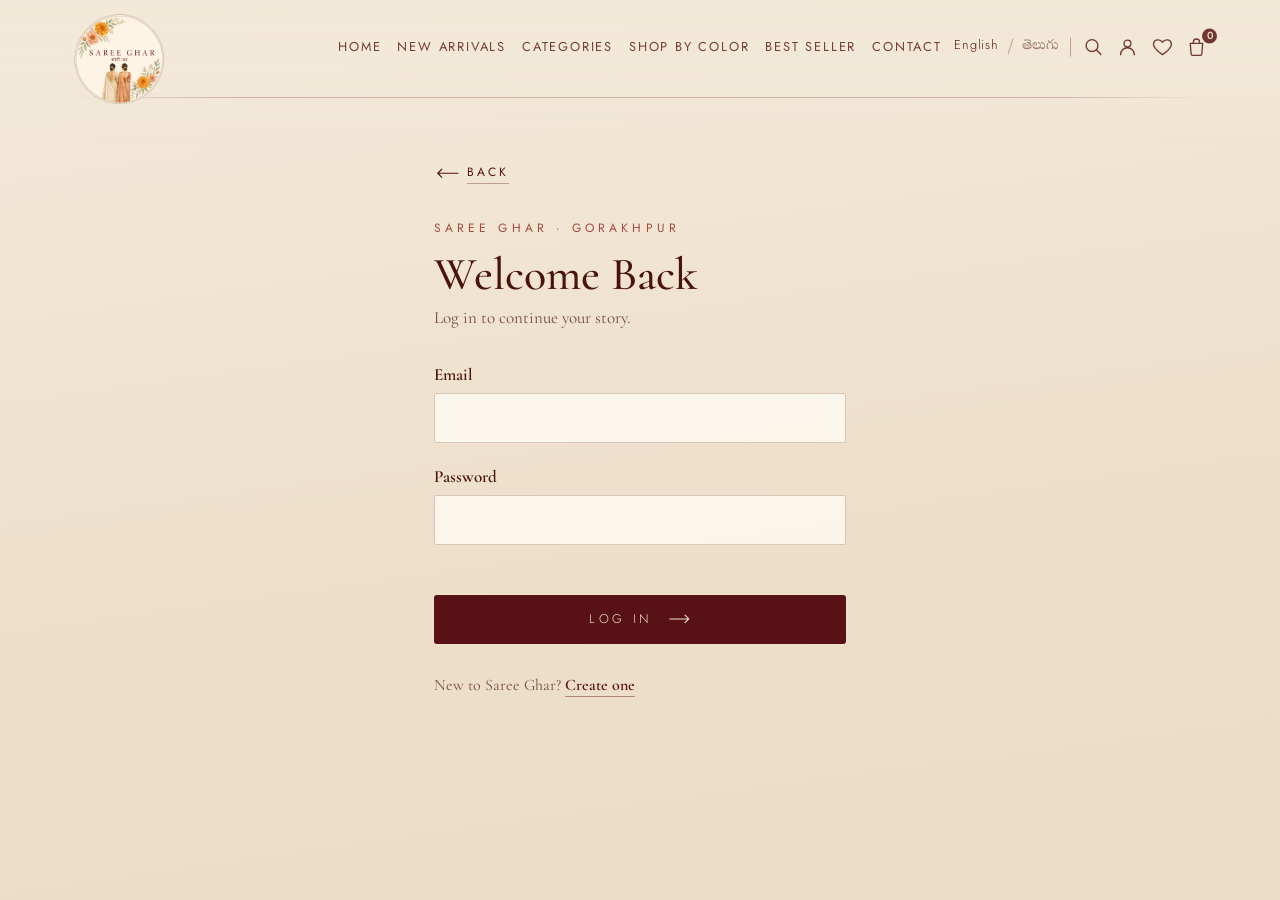
<file: account.html>
<!DOCTYPE html>
<html lang="en">
<head>
  <meta charset="UTF-8">
  <meta name="viewport" content="width=device-width, initial-scale=1.0, viewport-fit=cover">
  <title>My Account — Saree Ghar</title>
  <link rel="icon" type="image/png" href="assets/img/logo.png">
  <link rel="preconnect" href="https://fonts.googleapis.com">
  <link rel="preconnect" href="https://fonts.gstatic.com" crossorigin>
  <link rel="stylesheet" href="https://fonts.googleapis.com/css2?family=Cormorant:wght@500;600&family=Cormorant+Garamond:wght@400;500;600&family=Great+Vibes&family=Jost:wght@300;400;500&family=Noto+Serif+Telugu:wght@400;500;600&display=swap">
  <link rel="stylesheet" href="css/base.css">
  <link rel="stylesheet" href="css/hero.css">
  <link rel="stylesheet" href="css/commerce.css">
</head>
<body class="commerce past-hero" data-page="account">

  <header id="siteHeader"></header>

  <main class="com-main">
    <div id="accountHost"></div>
  </main>

  <script type="module" src="js/commerce.js"></script>
</body>
</html>
</file>
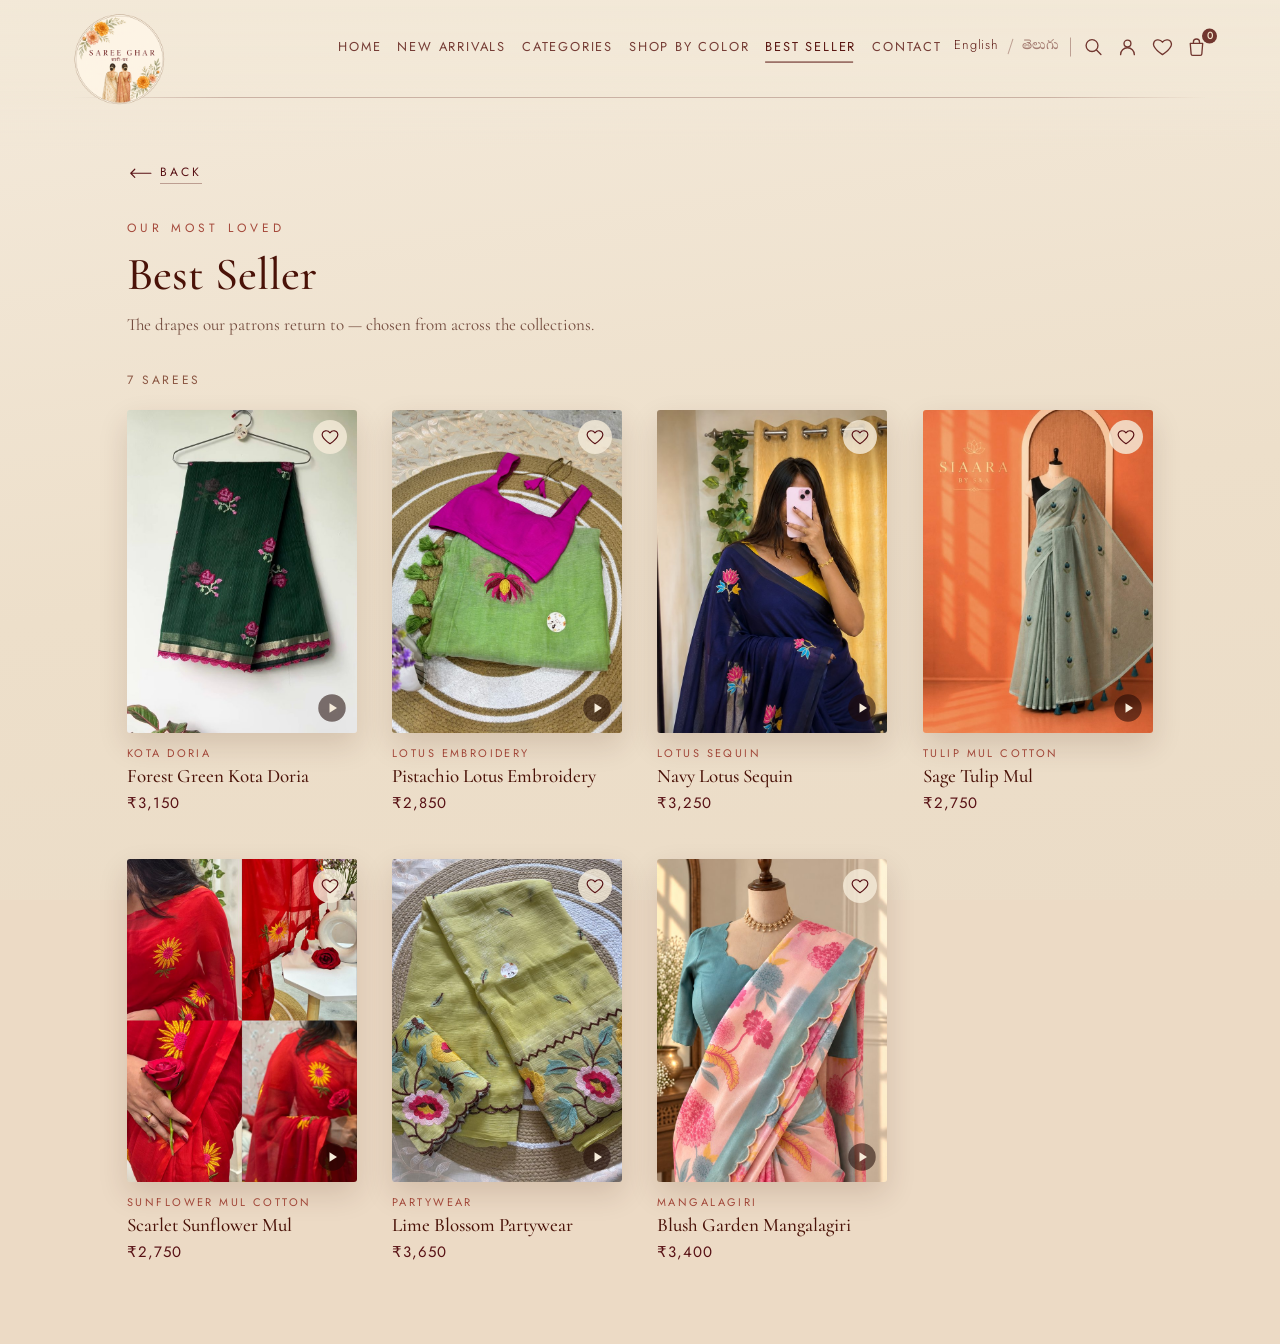
<file: best-sellers.html>
<!DOCTYPE html>
<html lang="en">
<head>
  <meta charset="UTF-8">
  <meta name="viewport" content="width=device-width, initial-scale=1.0, viewport-fit=cover">
  <title>Best Sellers — Saree Ghar</title>
  <link rel="icon" type="image/png" href="assets/img/logo.png">
  <link rel="preconnect" href="https://fonts.googleapis.com">
  <link rel="preconnect" href="https://fonts.gstatic.com" crossorigin>
  <link rel="stylesheet" href="https://fonts.googleapis.com/css2?family=Cormorant:wght@500;600&family=Cormorant+Garamond:wght@400;500;600&family=Great+Vibes&family=Jost:wght@300;400;500&family=Noto+Serif+Telugu:wght@400;500;600&display=swap">
  <link rel="stylesheet" href="css/base.css">
  <link rel="stylesheet" href="css/hero.css">
  <link rel="stylesheet" href="css/commerce.css">
</head>
<body class="commerce past-hero" data-page="best-sellers">

  <header id="siteHeader"></header>

  <main class="com-main">
    <p class="com-eyebrow" data-i18n="bs.eyebrow">Our Most Loved</p>
    <h1 class="com-h1" data-i18n="nav.best">Best Seller</h1>
    <p class="com-sub" data-i18n="com.best.sub">The drapes our patrons return to — chosen from across the collections.</p>
    <p class="list-count" id="listCount"></p>
    <div id="listGrid"></div>
  </main>

  <script type="module" src="js/commerce.js"></script>
</body>
</html>
</file>
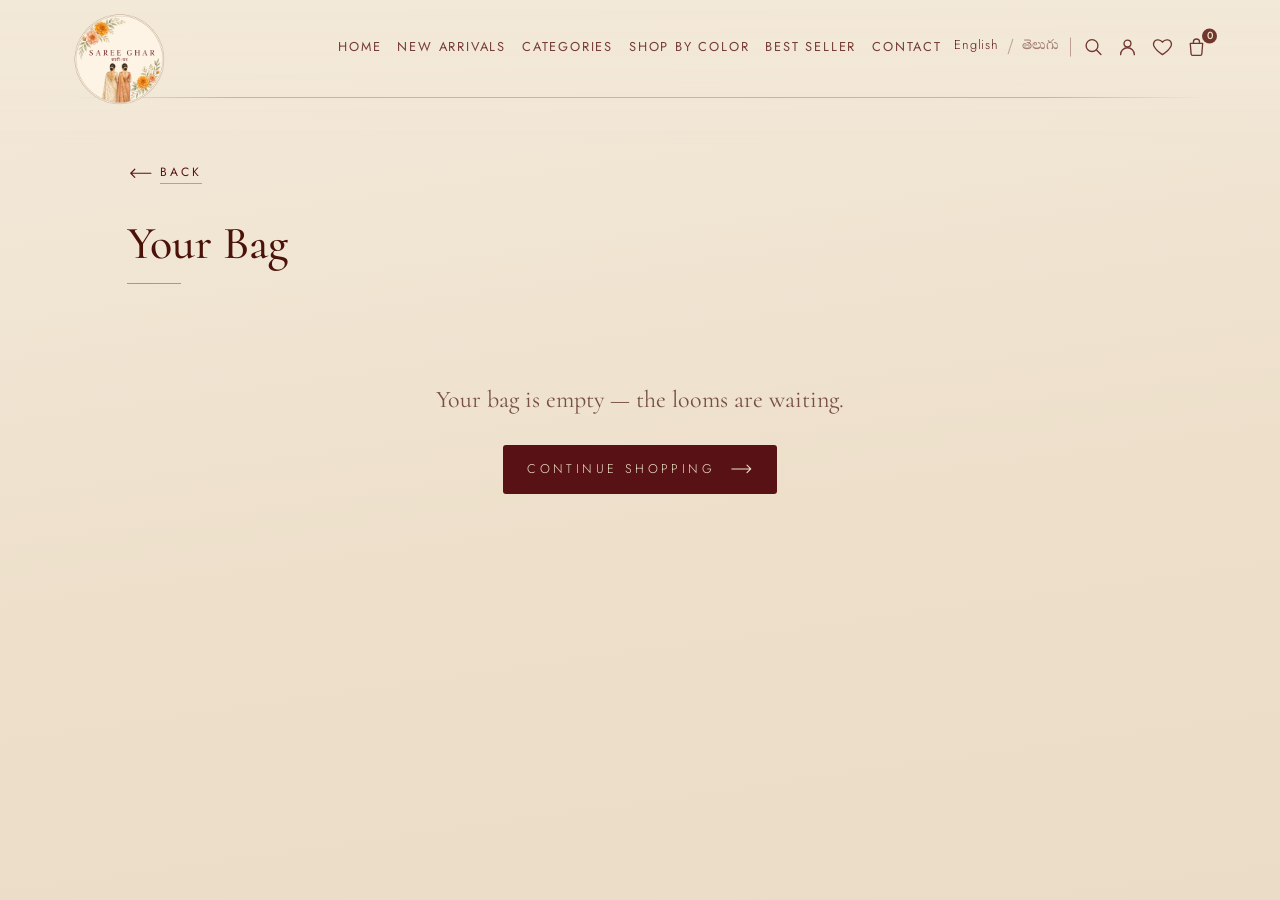
<file: cart.html>
<!DOCTYPE html>
<html lang="en">
<head>
  <meta charset="UTF-8">
  <meta name="viewport" content="width=device-width, initial-scale=1.0, viewport-fit=cover">
  <title>Your Bag — Saree Ghar</title>
  <link rel="icon" type="image/png" href="assets/img/logo.png">
  <link rel="preconnect" href="https://fonts.googleapis.com">
  <link rel="preconnect" href="https://fonts.gstatic.com" crossorigin>
  <link rel="stylesheet" href="https://fonts.googleapis.com/css2?family=Cormorant:wght@500;600&family=Cormorant+Garamond:wght@400;500;600&family=Great+Vibes&family=Jost:wght@300;400;500&family=Noto+Serif+Telugu:wght@400;500;600&display=swap">
  <link rel="stylesheet" href="css/base.css">
  <link rel="stylesheet" href="css/hero.css">
  <link rel="stylesheet" href="css/commerce.css">
</head>
<body class="commerce past-hero" data-page="cart">

  <header id="siteHeader"></header>

  <main class="com-main">
    <h1 class="com-h1" data-i18n="com.cart.h">Your Bag</h1>
    <hr class="com-rule">
    <div id="cartHost"></div>
  </main>

  <script type="module" src="js/commerce.js"></script>
</body>
</html>
</file>
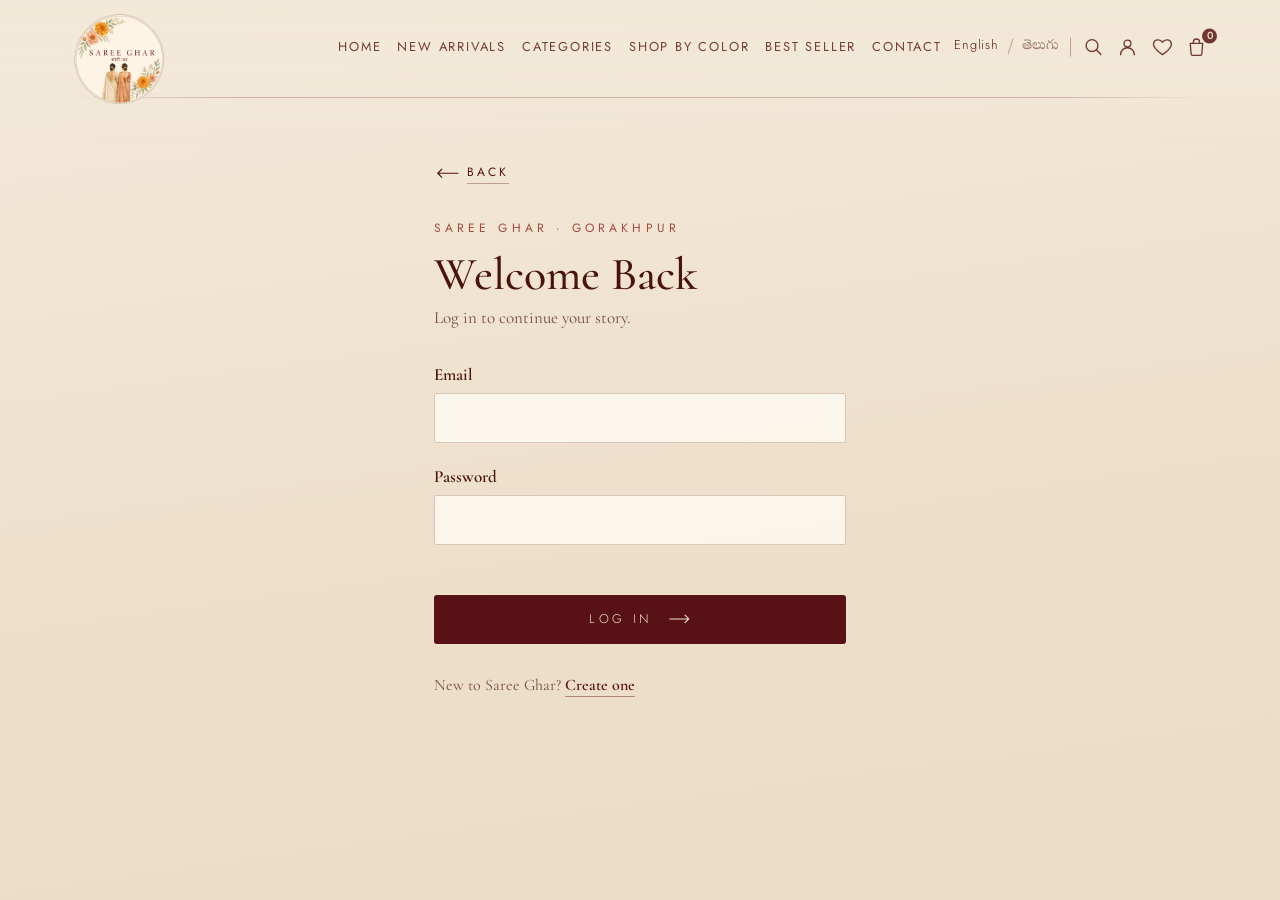
<file: checkout.html>
<!DOCTYPE html>
<html lang="en">
<head>
  <meta charset="UTF-8">
  <meta name="viewport" content="width=device-width, initial-scale=1.0, viewport-fit=cover">
  <title>Checkout — Saree Ghar</title>
  <link rel="icon" type="image/png" href="assets/img/logo.png">
  <link rel="preconnect" href="https://fonts.googleapis.com">
  <link rel="preconnect" href="https://fonts.gstatic.com" crossorigin>
  <link rel="stylesheet" href="https://fonts.googleapis.com/css2?family=Cormorant:wght@500;600&family=Cormorant+Garamond:wght@400;500;600&family=Great+Vibes&family=Jost:wght@300;400;500&family=Noto+Serif+Telugu:wght@400;500;600&display=swap">
  <link rel="stylesheet" href="css/base.css">
  <link rel="stylesheet" href="css/hero.css">
  <link rel="stylesheet" href="css/commerce.css">
</head>
<body class="commerce past-hero" data-page="checkout">

  <header id="siteHeader"></header>

  <main class="com-main">
    <h1 class="com-h1" data-i18n="com.checkout.h">Checkout</h1>
    <hr class="com-rule">

    <p class="ck-banner">
      <svg viewBox="0 0 24 24" fill="none" aria-hidden="true"><path d="M12 21s-6.5-4.8-8.6-9.3C1.9 8.4 4.2 5 7.6 5c1.9 0 3.3.9 4.4 2.4C13.1 5.9 14.5 5 16.4 5c3.4 0 5.7 3.4 4.2 6.7C18.5 16.2 12 21 12 21Z" stroke="currentColor" stroke-width="1.3" stroke-linejoin="round"/></svg>
      <span data-i18n="com.hydOnly">We’re currently delivering only within Gorakhpur.</span>
    </p>

    <!-- step 1 · address -->
    <section id="addrStep" aria-labelledby="addrH">
      <h2 class="com-h2 ck-review-h" id="addrH" data-i18n="com.step.addr">Delivery Address</h2>
      <form id="addrForm" novalidate>
        <div class="cf-row">
          <label for="adName" data-i18n="com.addr.fullname">Full Name</label>
          <input id="adName" name="fullname" type="text" autocomplete="name">
        </div>
        <div class="cf-row">
          <label for="adPhone" data-i18n="com.addr.phone">Contact Number</label>
          <input id="adPhone" name="phone" type="tel" autocomplete="tel" inputmode="numeric" maxlength="10">
        </div>
        <div class="cf-row">
          <label for="adHouse" data-i18n="com.addr.house">Flat / House No., Building</label>
          <input id="adHouse" name="house" type="text" autocomplete="address-line1">
        </div>
        <div class="cf-row">
          <label for="adStreet" data-i18n="com.addr.street">Street &amp; Area</label>
          <input id="adStreet" name="street" type="text" autocomplete="address-line2">
        </div>
        <div class="cf-row">
          <label for="adLandmark" data-i18n="com.addr.landmark">Landmark (optional)</label>
          <input id="adLandmark" name="landmark" type="text">
        </div>
        <div class="addr-2col">
          <div class="cf-row">
            <label for="adCity" data-i18n="com.addr.city">City</label>
            <input id="adCity" name="city" type="text" autocomplete="address-level2" value="Gorakhpur">
          </div>
          <div class="cf-row">
            <label for="adPin" data-i18n="com.addr.pincode">Pincode</label>
            <input id="adPin" name="pincode" type="text" autocomplete="postal-code" inputmode="numeric" maxlength="6">
          </div>
        </div>
        <div class="cf-row">
          <label for="adState" data-i18n="com.addr.state">State</label>
          <input id="adState" name="state" type="text" autocomplete="address-level1" value="Uttar Pradesh">
        </div>
        <span id="addrErr" class="cf-err" role="alert" aria-live="polite"></span>
        <button type="submit" class="ct-btn auth-submit">
          <span data-i18n="com.addr.continue">Continue to Review</span>
          <svg viewBox="0 0 26 12" fill="none" aria-hidden="true"><path d="M1 6h23m0 0-4.6-4.6M24 6l-4.6 4.6" stroke="currentColor" stroke-width="1.3" stroke-linecap="round" stroke-linejoin="round"/></svg>
        </button>
      </form>
    </section>

    <!-- step 2 · review -->
    <section id="reviewStep" hidden aria-labelledby="reviewH">
      <h2 class="com-h2 ck-review-h" id="reviewH" data-i18n="com.step.review">Review &amp; Place Order</h2>

      <h3 class="com-eyebrow" data-i18n="com.review.items">Your Sarees</h3>
      <ul id="reviewItems"></ul>
      <div class="cs-row"><span data-i18n="com.total">Total</span><strong id="reviewTotal"></strong></div>

      <h3 class="com-eyebrow" style="margin-top:3.5vh" data-i18n="com.review.addr">Delivering To</h3>
      <p class="review-addr" id="reviewAddr"></p>

      <p class="cs-note" data-i18n="com.testOrderNote">This is a test order — no payment has been collected. Online payment will open once our payment gateway is connected.</p>

      <div class="review-actions">
        <button id="placeOrder" class="ct-btn">
          <span data-i18n="com.placeOrder">Place Order</span>
          <svg viewBox="0 0 26 12" fill="none" aria-hidden="true"><path d="M1 6h23m0 0-4.6-4.6M24 6l-4.6 4.6" stroke="currentColor" stroke-width="1.3" stroke-linecap="round" stroke-linejoin="round"/></svg>
        </button>
        <button id="backToAddr" class="ck-back" data-i18n="com.back">Edit Address</button>
      </div>
    </section>
  </main>

  <script type="module" src="js/commerce.js"></script>
</body>
</html>
</file>
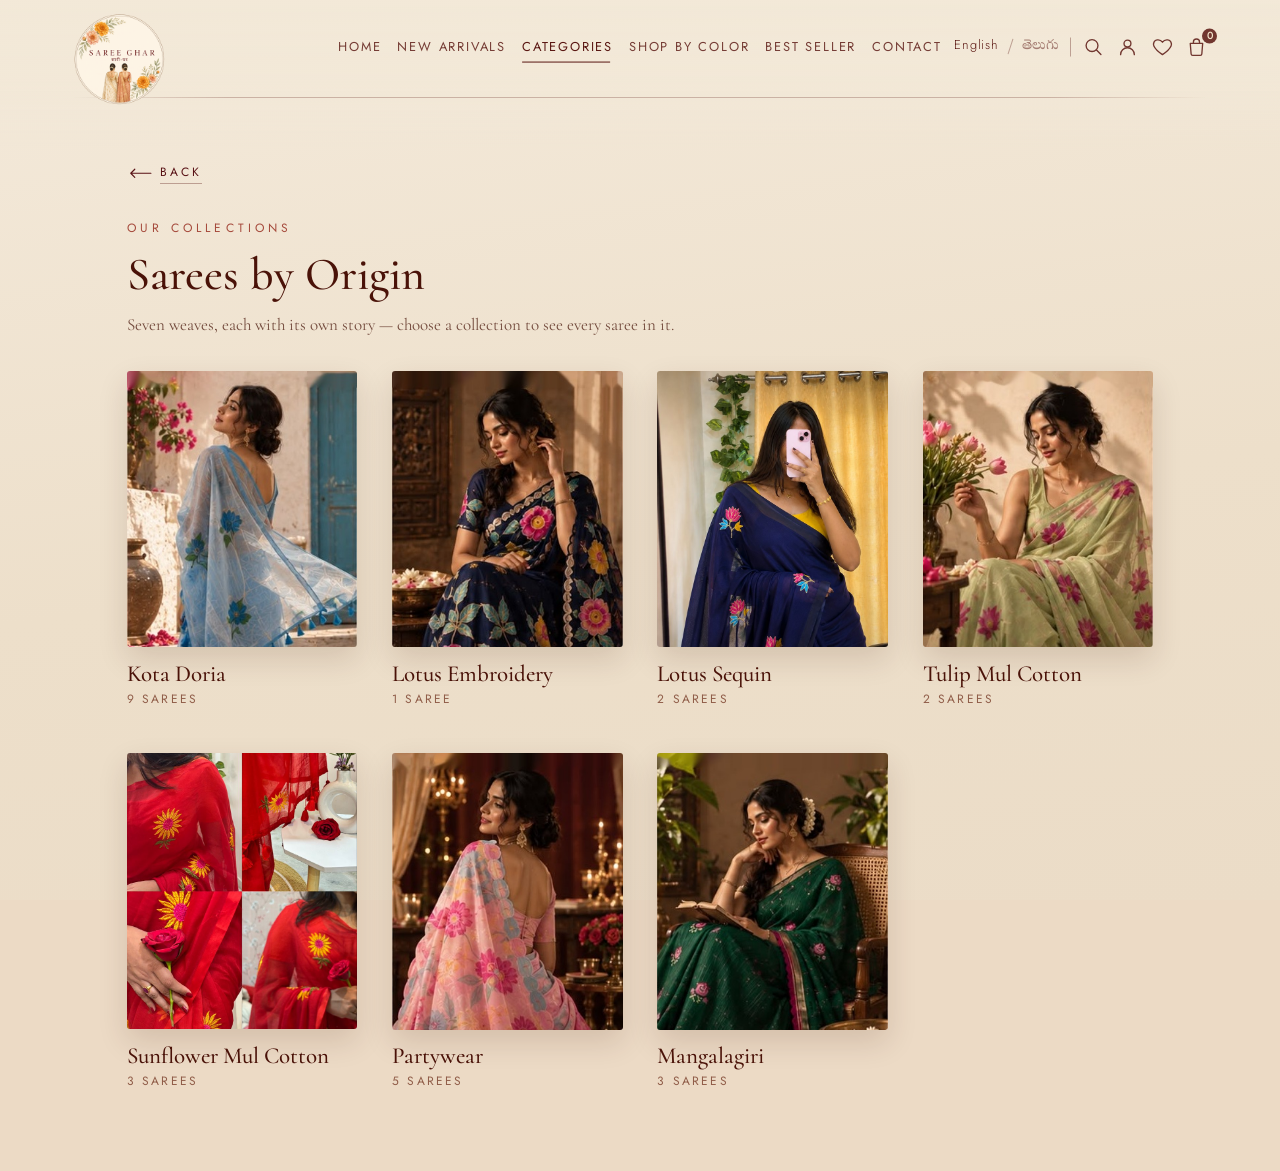
<file: collections.html>
<!DOCTYPE html>
<html lang="en">
<head>
  <meta charset="UTF-8">
  <meta name="viewport" content="width=device-width, initial-scale=1.0, viewport-fit=cover">
  <title>Sarees by Origin — Saree Ghar</title>
  <link rel="icon" type="image/png" href="assets/img/logo.png">
  <link rel="preconnect" href="https://fonts.googleapis.com">
  <link rel="preconnect" href="https://fonts.gstatic.com" crossorigin>
  <link rel="stylesheet" href="https://fonts.googleapis.com/css2?family=Cormorant:wght@500;600&family=Cormorant+Garamond:wght@400;500;600&family=Great+Vibes&family=Jost:wght@300;400;500&family=Noto+Serif+Telugu:wght@400;500;600&display=swap">
  <link rel="stylesheet" href="css/base.css">
  <link rel="stylesheet" href="css/hero.css">
  <link rel="stylesheet" href="css/commerce.css">
</head>
<body class="commerce past-hero" data-page="collections">

  <header id="siteHeader"></header>

  <main class="com-main"><div id="collectionsHost"></div></main>

  <script type="module" src="js/commerce.js"></script>
</body>
</html>
</file>
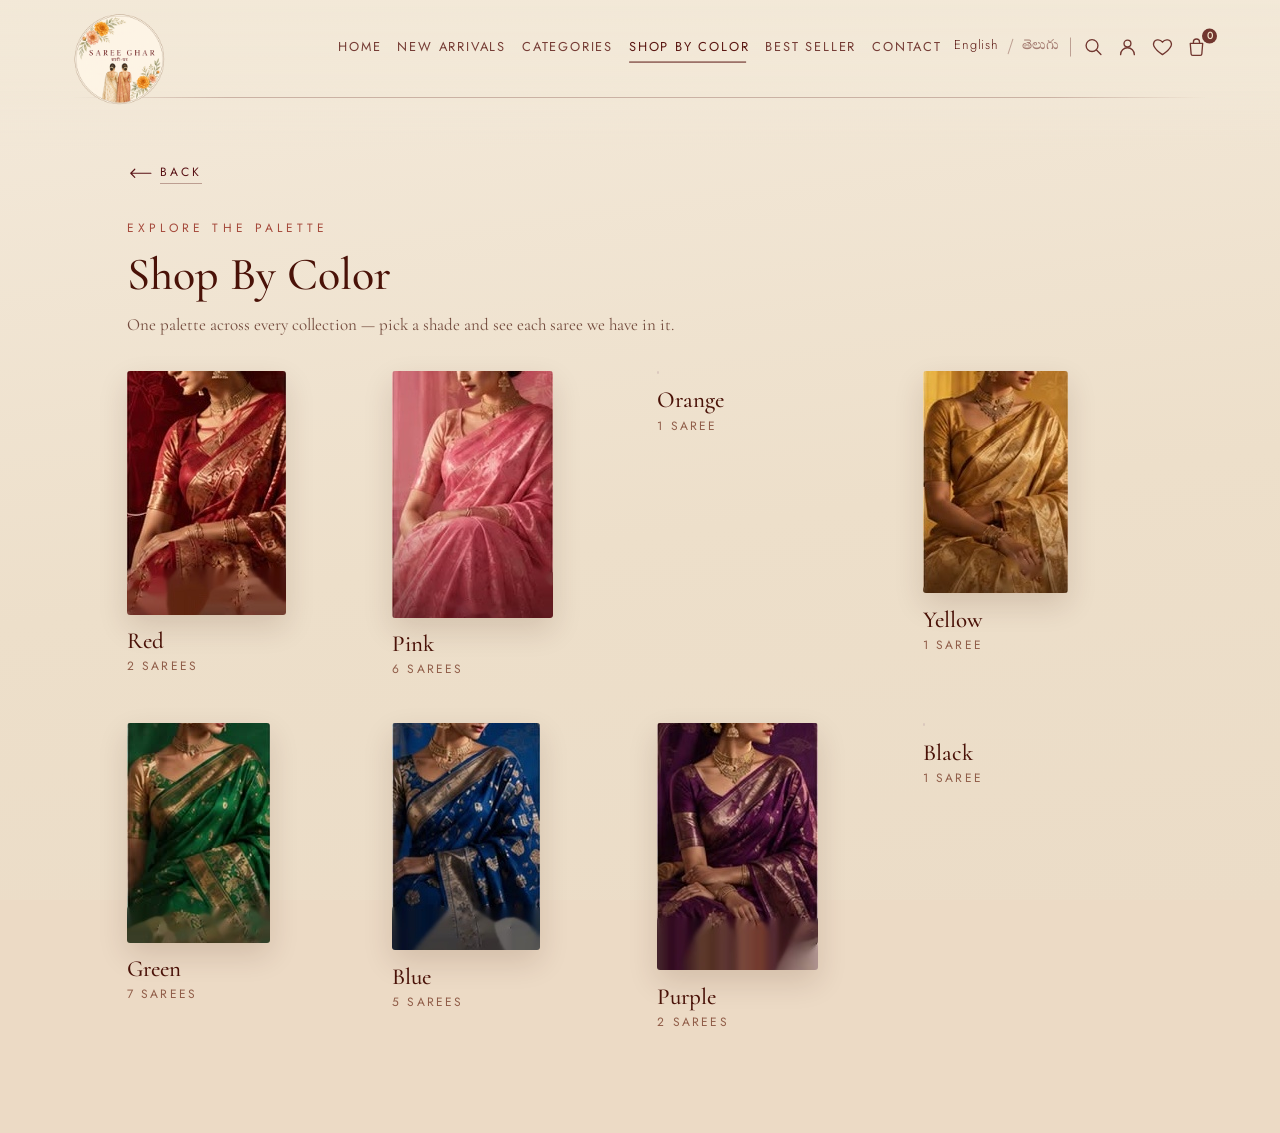
<file: color.html>
<!DOCTYPE html>
<html lang="en">
<head>
  <meta charset="UTF-8">
  <meta name="viewport" content="width=device-width, initial-scale=1.0, viewport-fit=cover">
  <title>Shop by Color — Saree Ghar</title>
  <link rel="icon" type="image/png" href="assets/img/logo.png">
  <link rel="preconnect" href="https://fonts.googleapis.com">
  <link rel="preconnect" href="https://fonts.gstatic.com" crossorigin>
  <link rel="stylesheet" href="https://fonts.googleapis.com/css2?family=Cormorant:wght@500;600&family=Cormorant+Garamond:wght@400;500;600&family=Great+Vibes&family=Jost:wght@300;400;500&family=Noto+Serif+Telugu:wght@400;500;600&display=swap">
  <link rel="stylesheet" href="css/base.css">
  <link rel="stylesheet" href="css/hero.css">
  <link rel="stylesheet" href="css/commerce.css">
</head>
<body class="commerce past-hero" data-page="color">

  <header id="siteHeader"></header>

  <main class="com-main">
    <p class="com-eyebrow" data-i18n="sc.eyebrow">Explore the Palette</p>
    <h1 class="com-h1" data-i18n="nav.color">Shop By Color</h1>
    <p class="com-sub" data-i18n="com.color.sub">One palette across every collection — pick a shade and see each saree we have in it.</p>
    <div id="colorPicker"></div>
    <p class="list-count" id="listCount"></p>
    <div id="listGrid"></div>
  </main>

  <script type="module" src="js/commerce.js"></script>
</body>
</html>
</file>
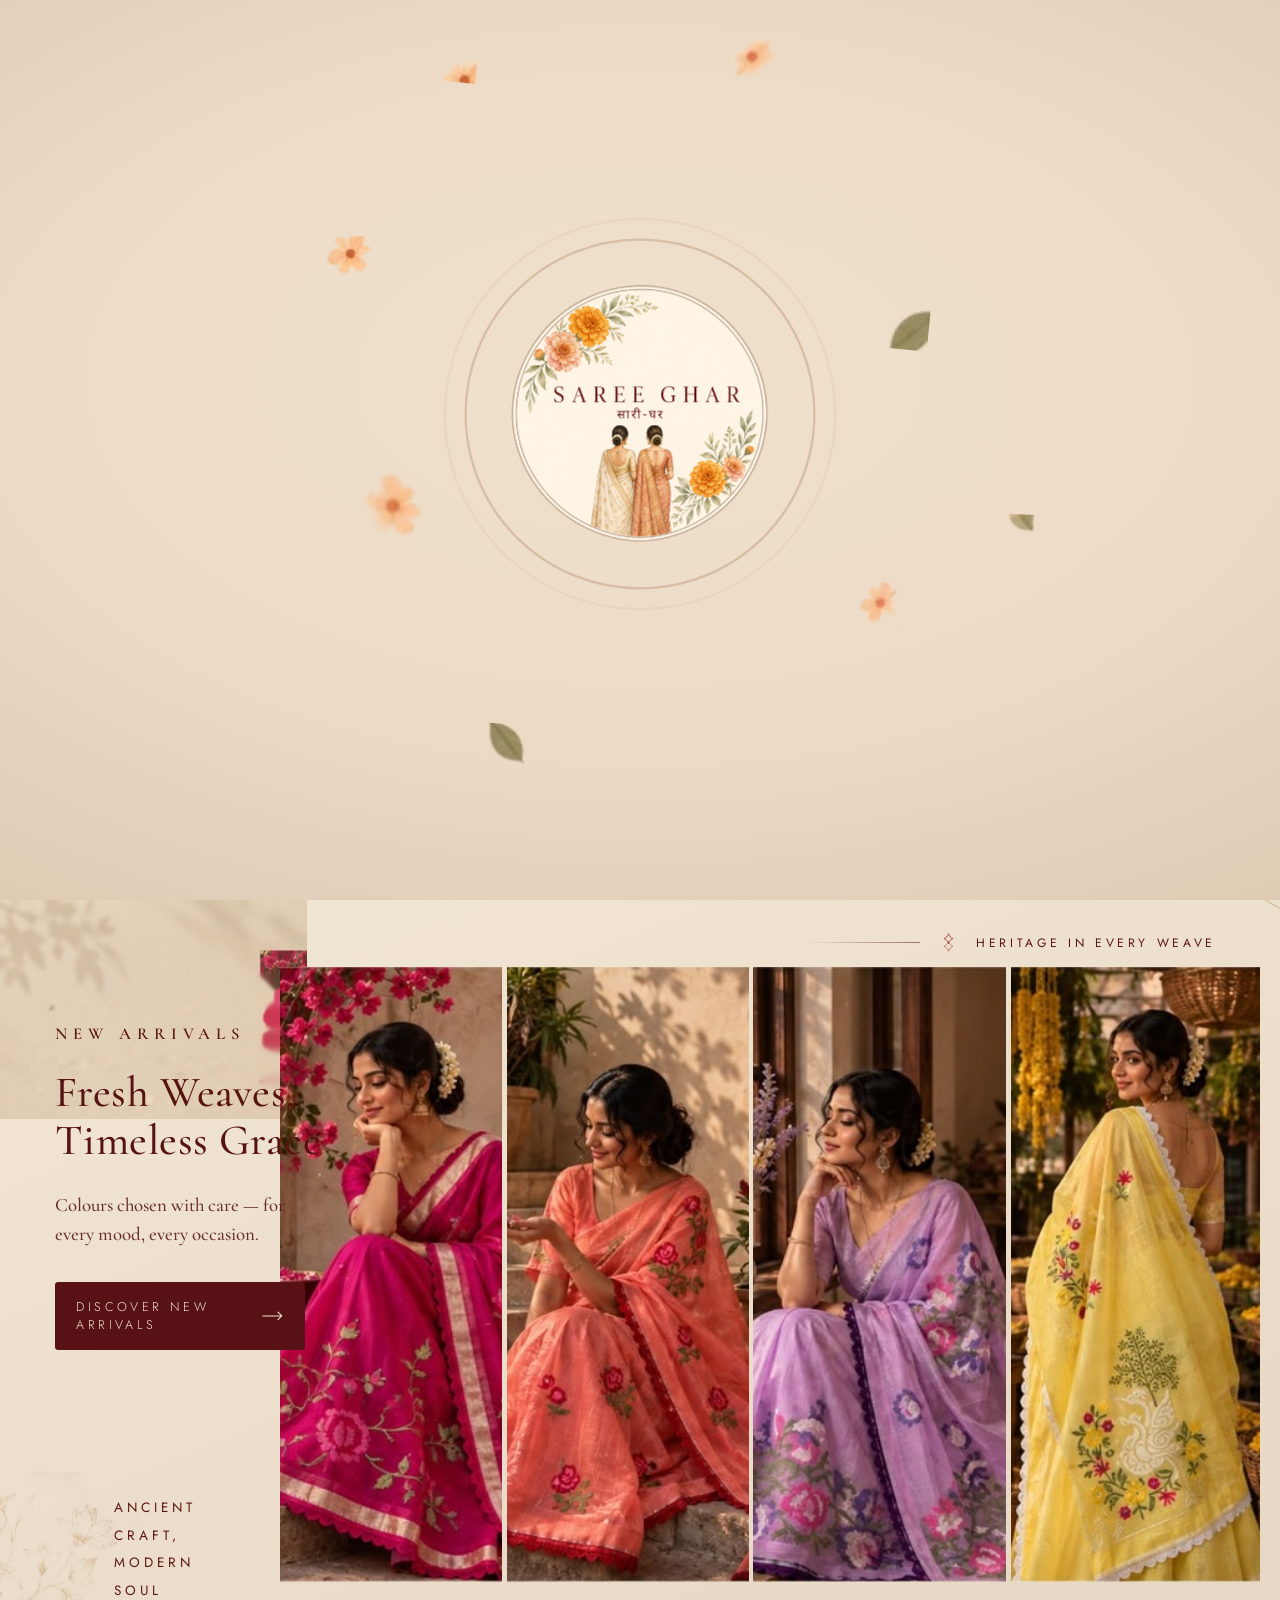
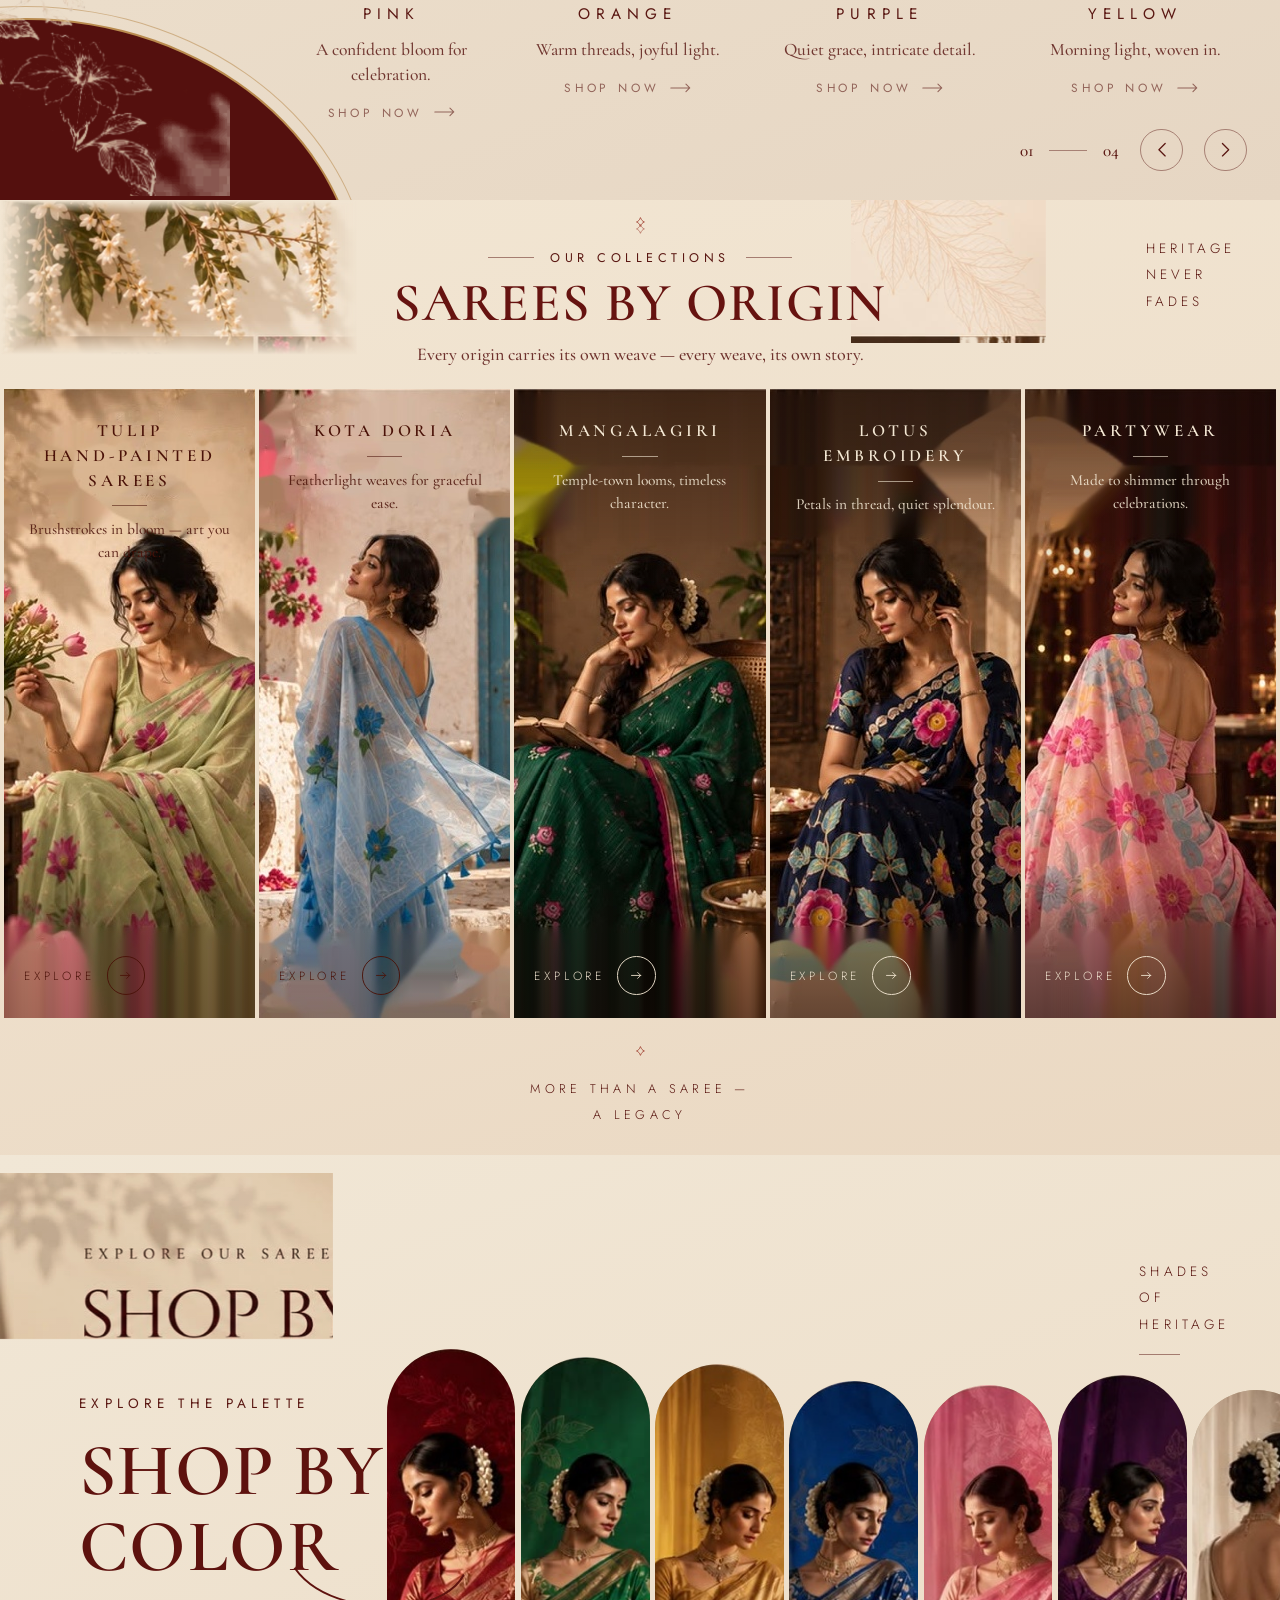
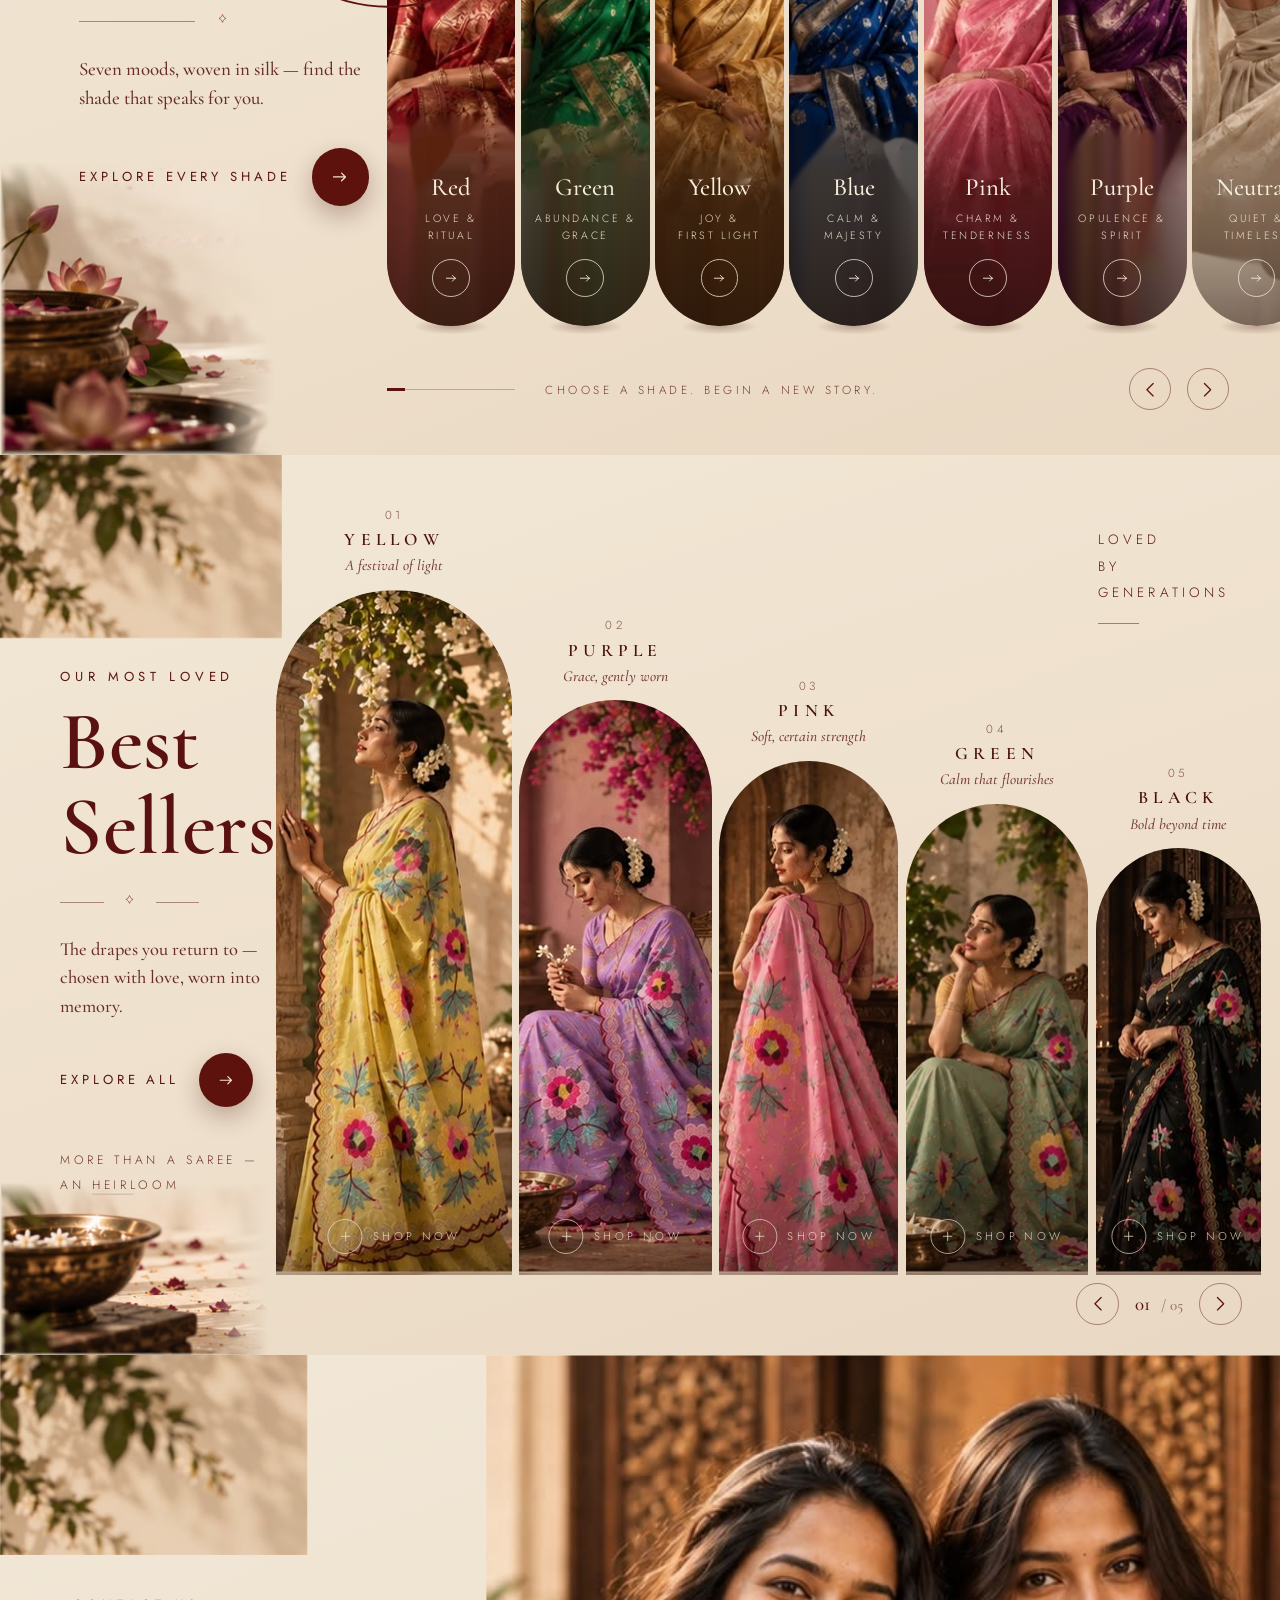
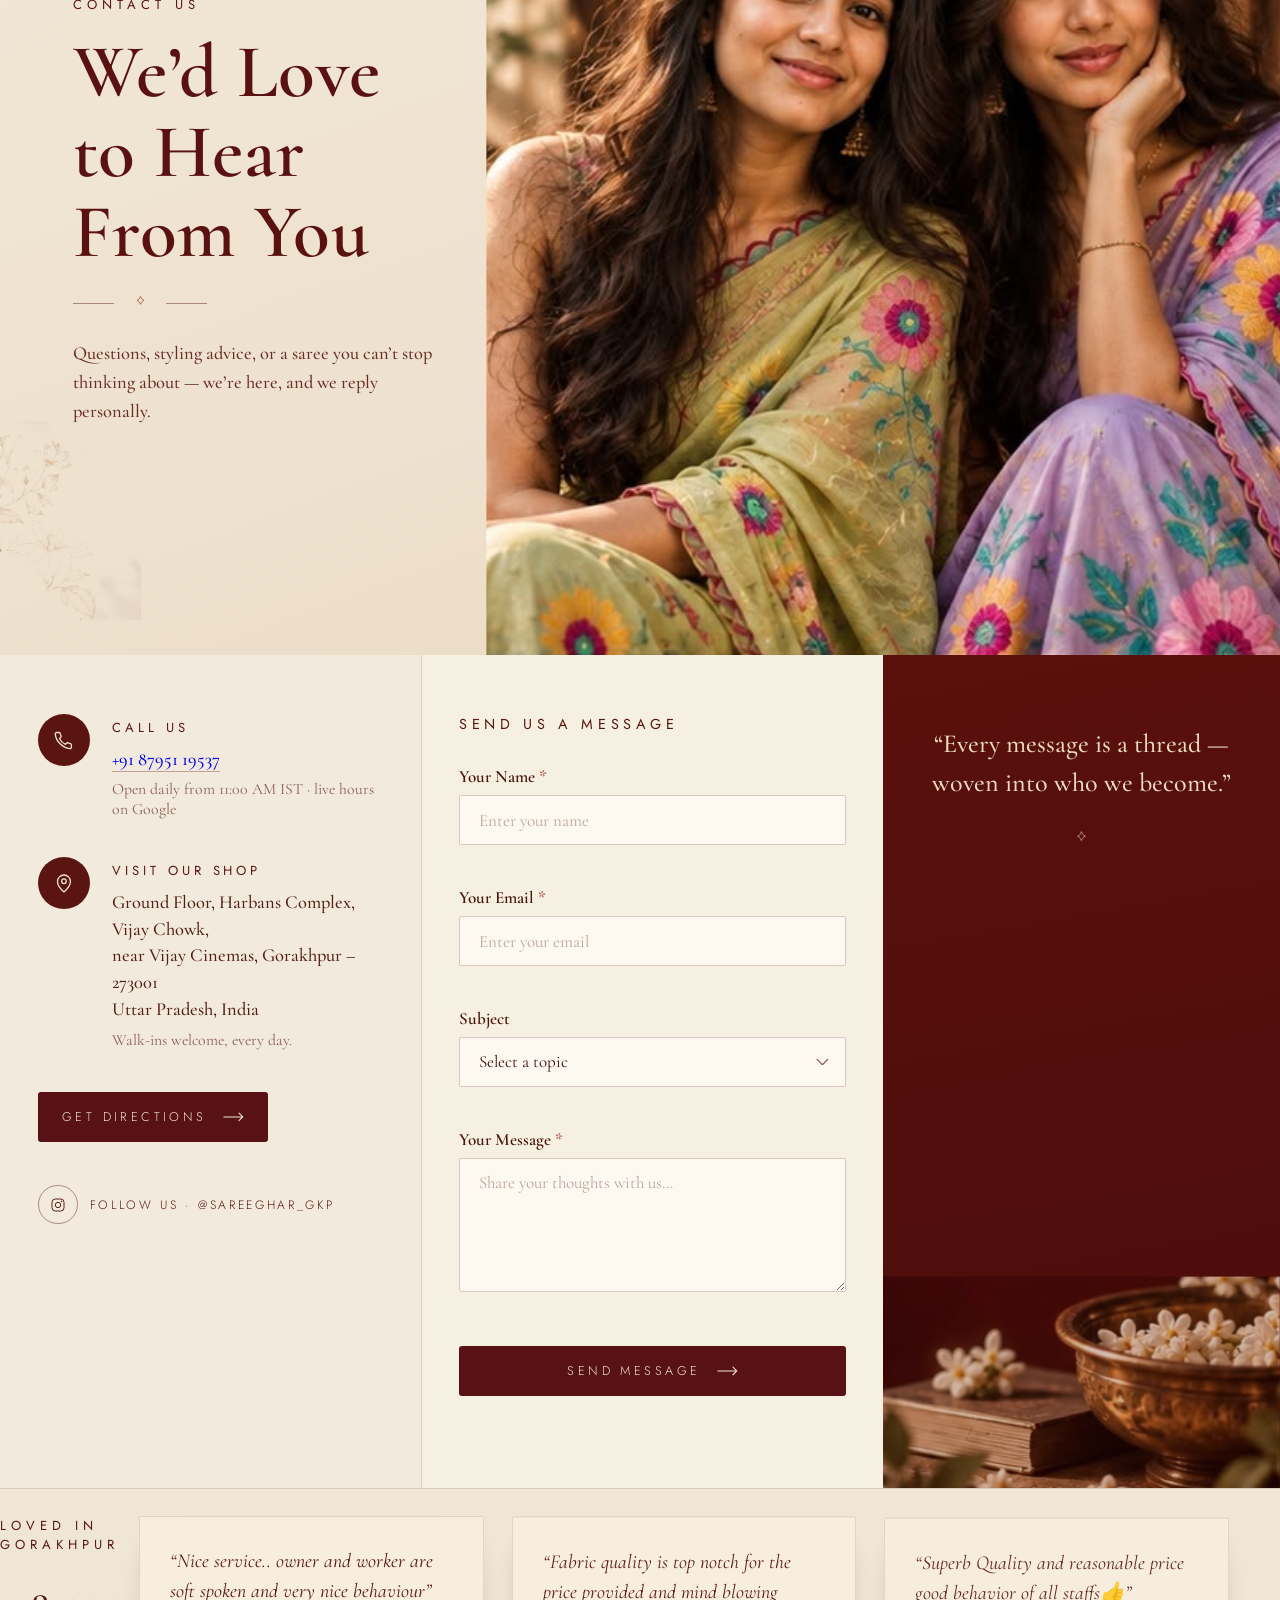
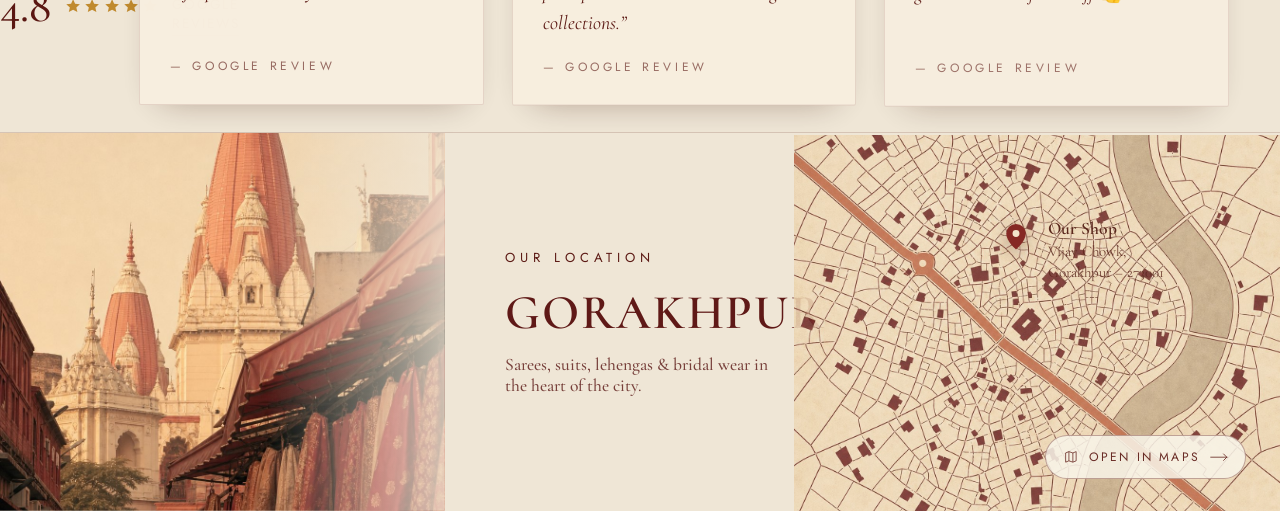
<file: contact.html>
<!DOCTYPE html>
<html lang="en">
<head>
  <meta charset="UTF-8">
  <title>Contact — Saree Ghar</title>
  <meta http-equiv="refresh" content="0; url=index.html#contact">
  <script>location.replace('index.html#contact');</script>
</head>
<body></body>
</html>
</file>
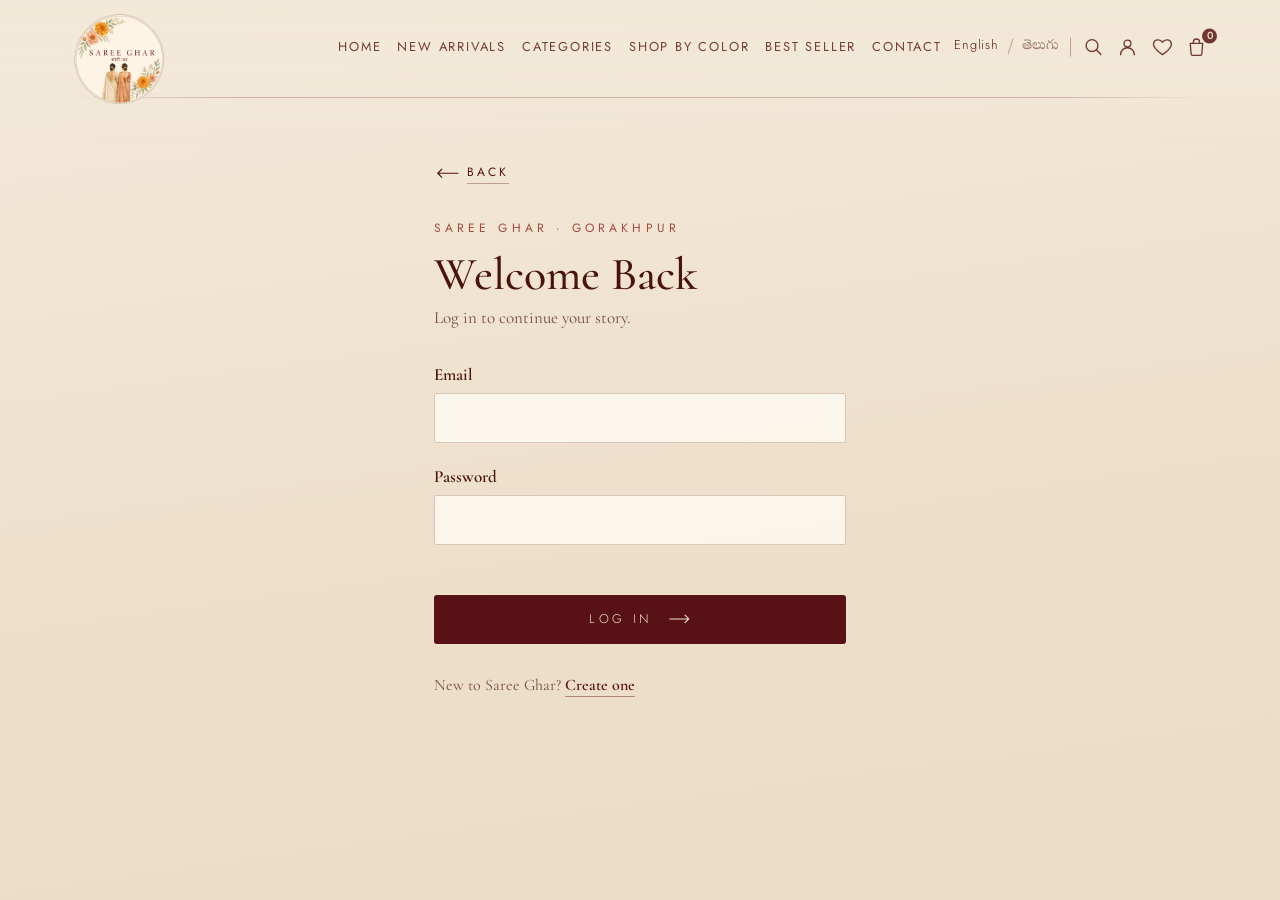
<file: login.html>
<!DOCTYPE html>
<html lang="en">
<head>
  <meta charset="UTF-8">
  <meta name="viewport" content="width=device-width, initial-scale=1.0, viewport-fit=cover">
  <title>Log In — Saree Ghar</title>
  <link rel="icon" type="image/png" href="assets/img/logo.png">
  <link rel="preconnect" href="https://fonts.googleapis.com">
  <link rel="preconnect" href="https://fonts.gstatic.com" crossorigin>
  <link rel="stylesheet" href="https://fonts.googleapis.com/css2?family=Cormorant:wght@500;600&family=Cormorant+Garamond:wght@400;500;600&family=Great+Vibes&family=Jost:wght@300;400;500&family=Noto+Serif+Telugu:wght@400;500;600&display=swap">
  <link rel="stylesheet" href="css/base.css">
  <link rel="stylesheet" href="css/hero.css">
  <link rel="stylesheet" href="css/commerce.css">
</head>
<body class="commerce past-hero" data-page="login">

  <header id="siteHeader"></header>

  <main class="auth-main">
    <div class="auth-card">
      <p class="com-eyebrow">Saree Ghar · Gorakhpur</p>
      <h1 class="com-h1" data-i18n="com.login.h">Welcome Back</h1>
      <p class="com-sub" data-i18n="com.login.sub">Log in to continue your story.</p>

      <form id="authForm" class="auth-form" novalidate>
        <div class="cf-row">
          <label for="liEmail" data-i18n="com.email">Email</label>
          <input id="liEmail" name="email" type="email" autocomplete="email" inputmode="email">
        </div>
        <div class="cf-row">
          <label for="liPass" data-i18n="com.password">Password</label>
          <input id="liPass" name="password" type="password" autocomplete="current-password">
        </div>
        <span id="authErr" class="cf-err" role="alert" aria-live="polite"></span>
        <button type="submit" class="ct-btn auth-submit">
          <span data-i18n="com.loginBtn">Log In</span>
          <svg viewBox="0 0 26 12" fill="none" aria-hidden="true"><path d="M1 6h23m0 0-4.6-4.6M24 6l-4.6 4.6" stroke="currentColor" stroke-width="1.3" stroke-linecap="round" stroke-linejoin="round"/></svg>
        </button>
      </form>

      <p class="auth-alt">
        <span data-i18n="com.noAccount">New to Saree Ghar?</span>
        <a href="signup.html" data-i18n="com.toSignup">Create one</a>
      </p>
    </div>
  </main>

  <script type="module" src="js/commerce.js"></script>
</body>
</html>
</file>
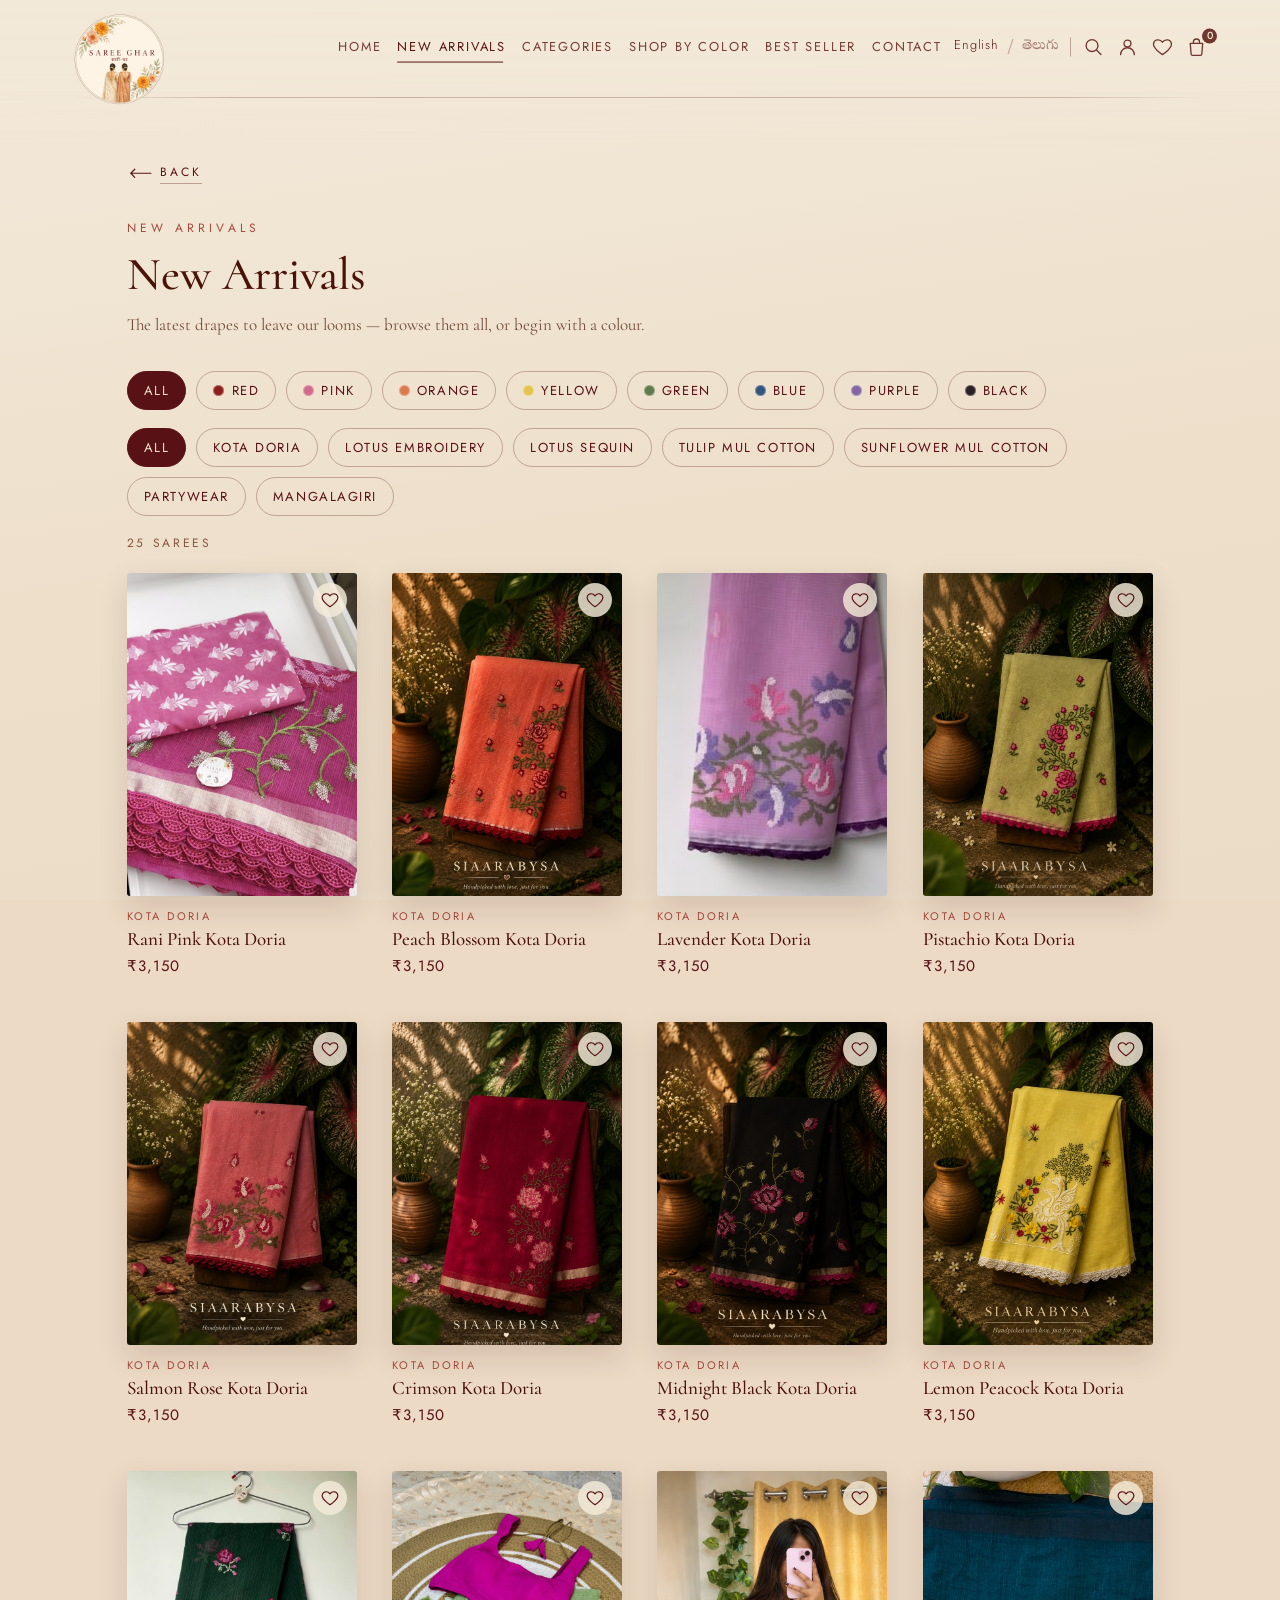
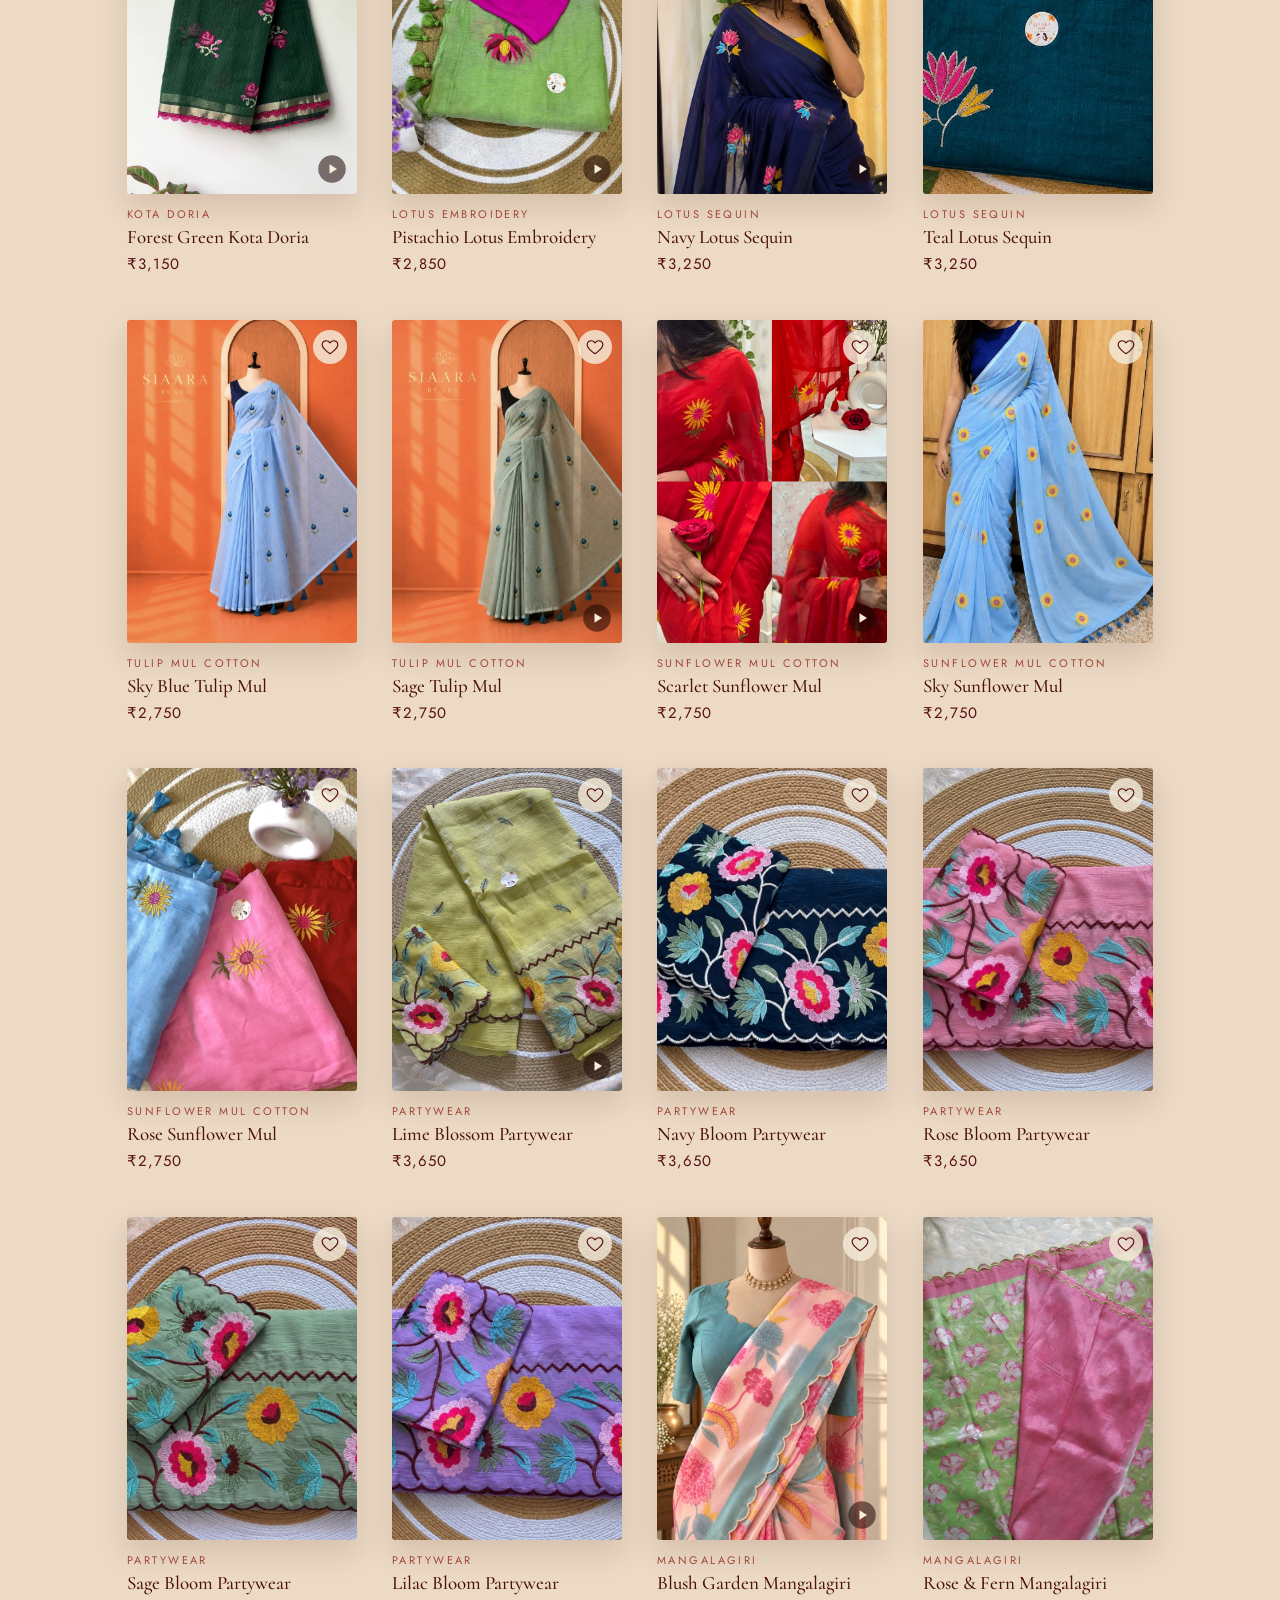
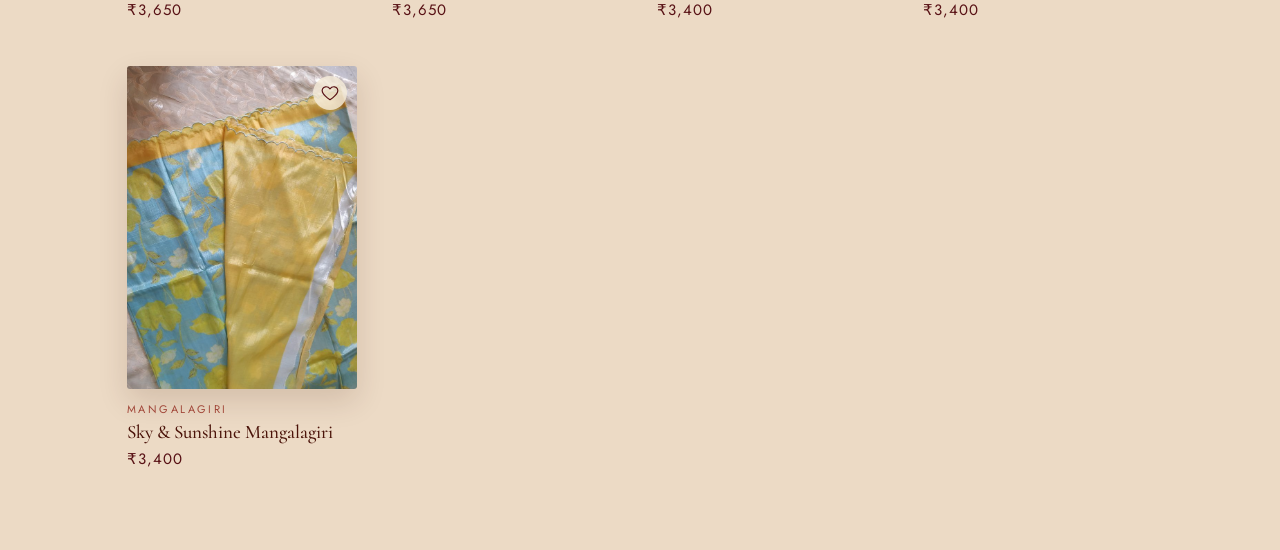
<file: new-arrivals.html>
<!DOCTYPE html>
<html lang="en">
<head>
  <meta charset="UTF-8">
  <meta name="viewport" content="width=device-width, initial-scale=1.0, viewport-fit=cover">
  <title>New Arrivals — Saree Ghar</title>
  <link rel="icon" type="image/png" href="assets/img/logo.png">
  <link rel="preconnect" href="https://fonts.googleapis.com">
  <link rel="preconnect" href="https://fonts.gstatic.com" crossorigin>
  <link rel="stylesheet" href="https://fonts.googleapis.com/css2?family=Cormorant:wght@500;600&family=Cormorant+Garamond:wght@400;500;600&family=Great+Vibes&family=Jost:wght@300;400;500&family=Noto+Serif+Telugu:wght@400;500;600&display=swap">
  <link rel="stylesheet" href="css/base.css">
  <link rel="stylesheet" href="css/hero.css">
  <link rel="stylesheet" href="css/commerce.css">
</head>
<body class="commerce past-hero" data-page="new-arrivals">

  <header id="siteHeader"></header>

  <main class="com-main">
    <p class="com-eyebrow" data-i18n="na.eyebrow">New Arrivals</p>
    <h1 class="com-h1" data-i18n="nav.new">New Arrivals</h1>
    <p class="com-sub" data-i18n="com.new.sub">The latest drapes to leave our looms — browse them all, or begin with a colour.</p>
    <div id="listFilters"></div>
    <p class="list-count" id="listCount"></p>
    <div id="listGrid"></div>
  </main>

  <script type="module" src="js/commerce.js"></script>
</body>
</html>
</file>
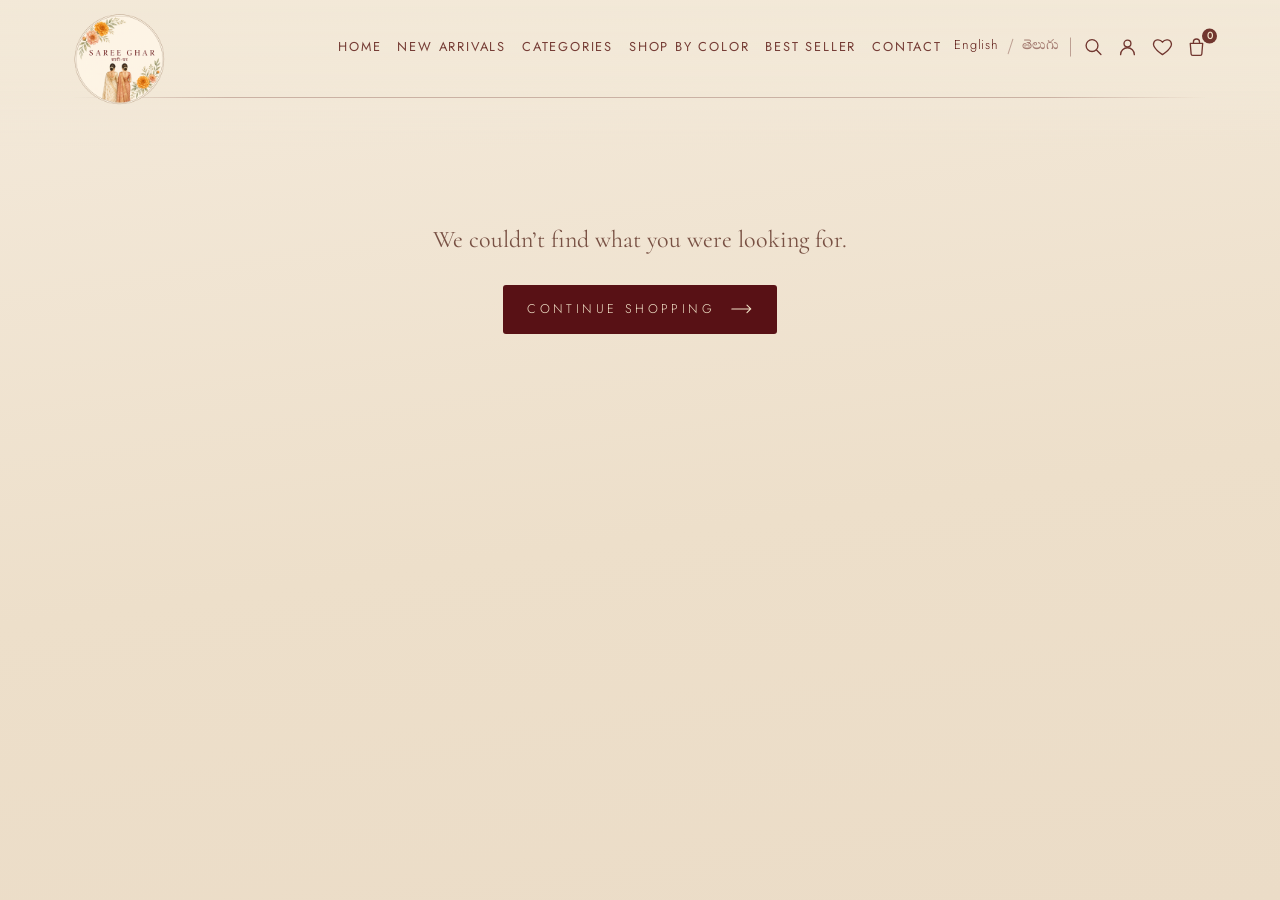
<file: order.html>
<!DOCTYPE html>
<html lang="en">
<head>
  <meta charset="UTF-8">
  <meta name="viewport" content="width=device-width, initial-scale=1.0, viewport-fit=cover">
  <title>Order — Saree Ghar</title>
  <link rel="icon" type="image/png" href="assets/img/logo.png">
  <link rel="preconnect" href="https://fonts.googleapis.com">
  <link rel="preconnect" href="https://fonts.gstatic.com" crossorigin>
  <link rel="stylesheet" href="https://fonts.googleapis.com/css2?family=Cormorant:wght@500;600&family=Cormorant+Garamond:wght@400;500;600&family=Great+Vibes&family=Jost:wght@300;400;500&family=Noto+Serif+Telugu:wght@400;500;600&display=swap">
  <link rel="stylesheet" href="css/base.css">
  <link rel="stylesheet" href="css/hero.css">
  <link rel="stylesheet" href="css/commerce.css">
</head>
<body class="commerce past-hero" data-page="order">

  <header id="siteHeader"></header>

  <main class="com-main">
    <div class="order-card" id="orderHost"></div>
  </main>

  <script type="module" src="js/commerce.js"></script>
</body>
</html>
</file>
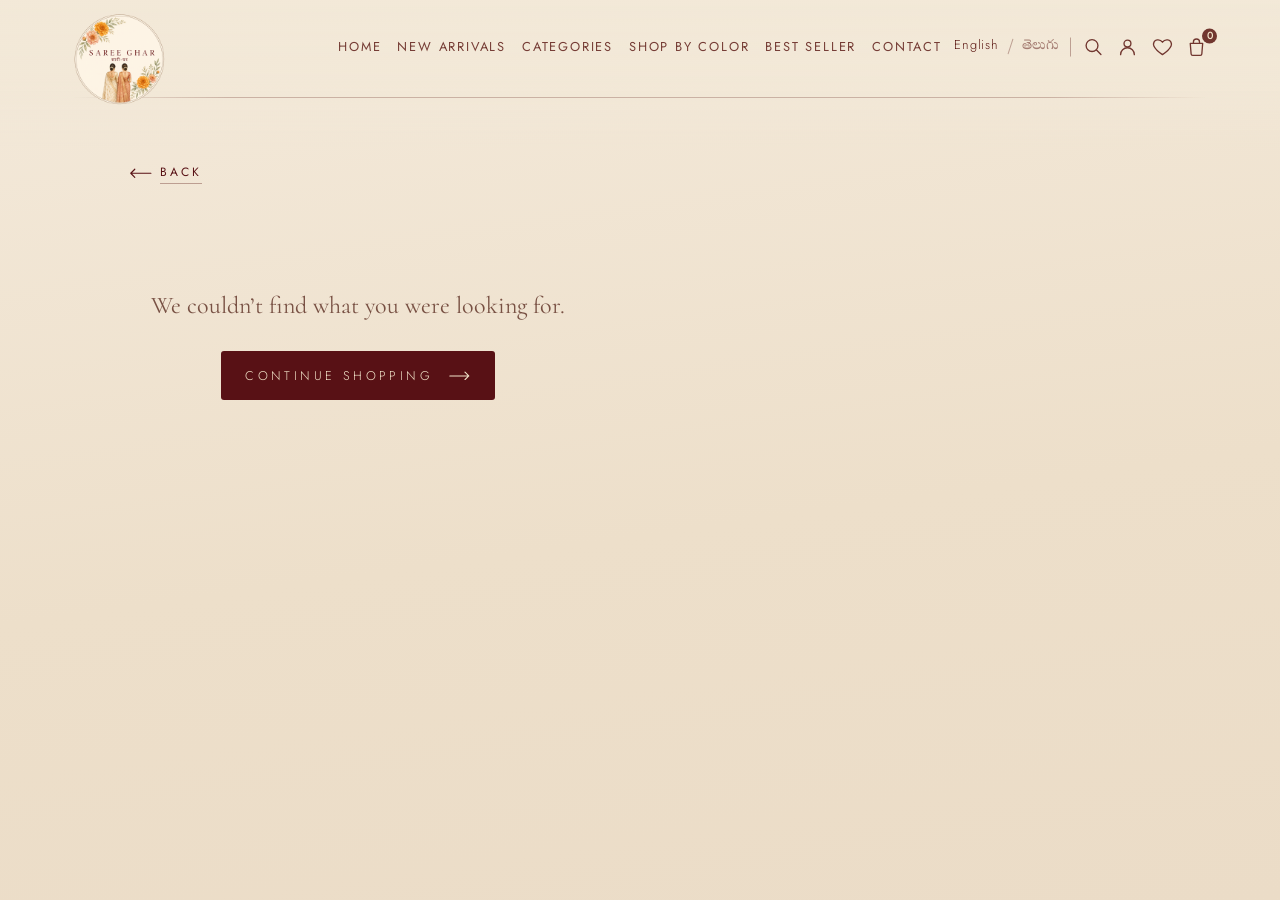
<file: product.html>
<!DOCTYPE html>
<html lang="en">
<head>
  <meta charset="UTF-8">
  <meta name="viewport" content="width=device-width, initial-scale=1.0, viewport-fit=cover">
  <title>Saree — Saree Ghar</title>
  <link rel="icon" type="image/png" href="assets/img/logo.png">
  <link rel="preconnect" href="https://fonts.googleapis.com">
  <link rel="preconnect" href="https://fonts.gstatic.com" crossorigin>
  <link rel="stylesheet" href="https://fonts.googleapis.com/css2?family=Cormorant:wght@500;600&family=Cormorant+Garamond:wght@400;500;600&family=Great+Vibes&family=Jost:wght@300;400;500&family=Noto+Serif+Telugu:wght@400;500;600&display=swap">
  <link rel="stylesheet" href="css/base.css">
  <link rel="stylesheet" href="css/hero.css">
  <link rel="stylesheet" href="css/commerce.css">
</head>
<body class="commerce past-hero" data-page="product">

  <header id="siteHeader"></header>

  <main class="com-main">
    <div class="pd" id="productHost"></div>
    <section id="pdMore" aria-label="More in this shade"></section>
  </main>

  <script type="module" src="js/commerce.js"></script>
</body>
</html>
</file>
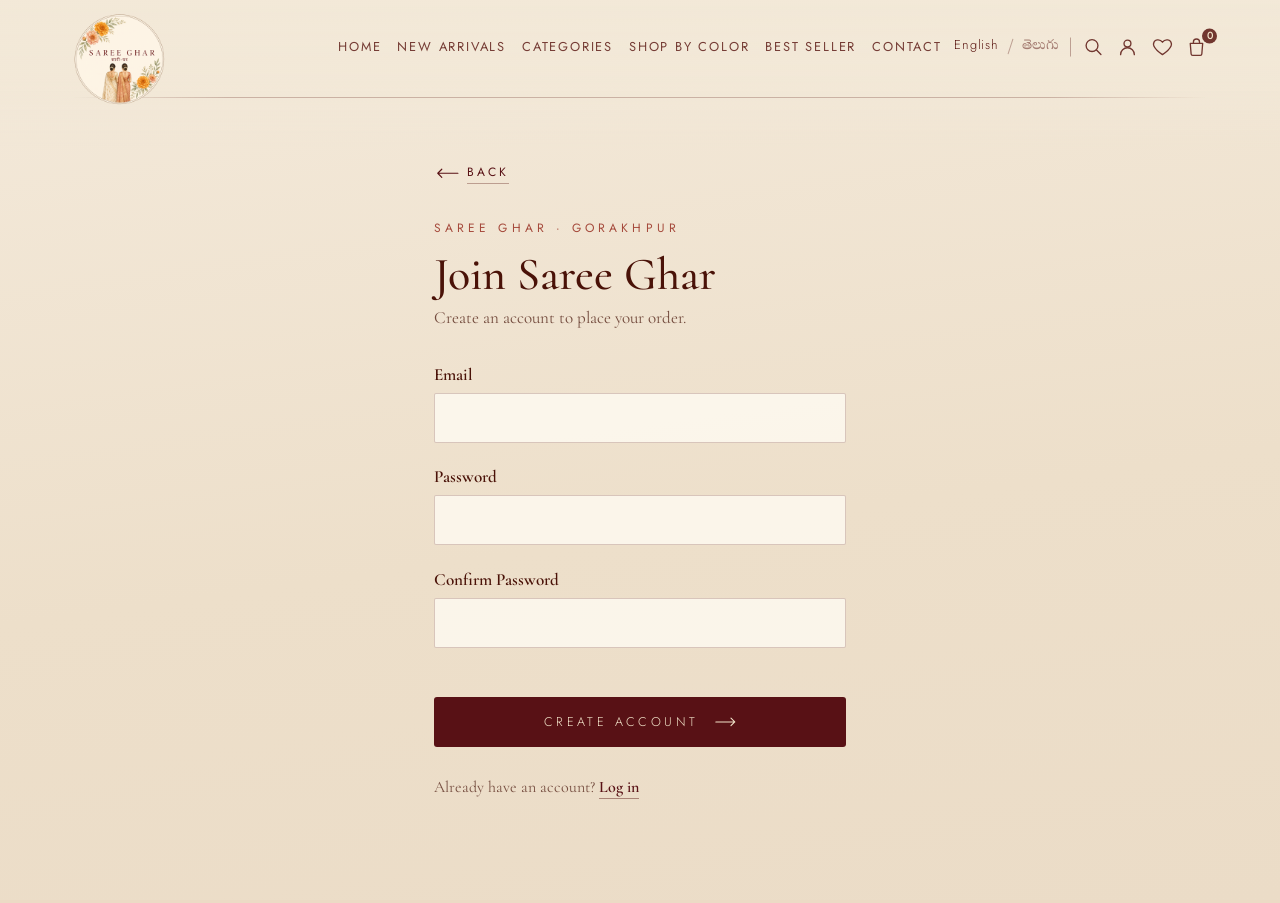
<file: signup.html>
<!DOCTYPE html>
<html lang="en">
<head>
  <meta charset="UTF-8">
  <meta name="viewport" content="width=device-width, initial-scale=1.0, viewport-fit=cover">
  <title>Create Account — Saree Ghar</title>
  <link rel="icon" type="image/png" href="assets/img/logo.png">
  <link rel="preconnect" href="https://fonts.googleapis.com">
  <link rel="preconnect" href="https://fonts.gstatic.com" crossorigin>
  <link rel="stylesheet" href="https://fonts.googleapis.com/css2?family=Cormorant:wght@500;600&family=Cormorant+Garamond:wght@400;500;600&family=Great+Vibes&family=Jost:wght@300;400;500&family=Noto+Serif+Telugu:wght@400;500;600&display=swap">
  <link rel="stylesheet" href="css/base.css">
  <link rel="stylesheet" href="css/hero.css">
  <link rel="stylesheet" href="css/commerce.css">
</head>
<body class="commerce past-hero" data-page="signup">

  <header id="siteHeader"></header>

  <main class="auth-main">
    <div class="auth-card">
      <p class="com-eyebrow">Saree Ghar · Gorakhpur</p>
      <h1 class="com-h1" data-i18n="com.signup.h">Join Saree Ghar</h1>
      <p class="com-sub" data-i18n="com.signup.sub">Create an account to place your order.</p>

      <form id="authForm" class="auth-form" novalidate>
        <div class="cf-row">
          <label for="suEmail" data-i18n="com.email">Email</label>
          <input id="suEmail" name="email" type="email" autocomplete="email" inputmode="email">
        </div>
        <div class="cf-row">
          <label for="suPass" data-i18n="com.password">Password</label>
          <input id="suPass" name="password" type="password" autocomplete="new-password">
        </div>
        <div class="cf-row">
          <label for="suConfirm" data-i18n="com.confirm">Confirm Password</label>
          <input id="suConfirm" name="confirm" type="password" autocomplete="new-password">
        </div>
        <span id="authErr" class="cf-err" role="alert" aria-live="polite"></span>
        <button type="submit" class="ct-btn auth-submit">
          <span data-i18n="com.signupBtn">Create Account</span>
          <svg viewBox="0 0 26 12" fill="none" aria-hidden="true"><path d="M1 6h23m0 0-4.6-4.6M24 6l-4.6 4.6" stroke="currentColor" stroke-width="1.3" stroke-linecap="round" stroke-linejoin="round"/></svg>
        </button>
      </form>

      <p class="auth-alt">
        <span data-i18n="com.haveAccount">Already have an account?</span>
        <a href="login.html" data-i18n="com.toLogin">Log in</a>
      </p>
    </div>
  </main>

  <script type="module" src="js/commerce.js"></script>
</body>
</html>
</file>
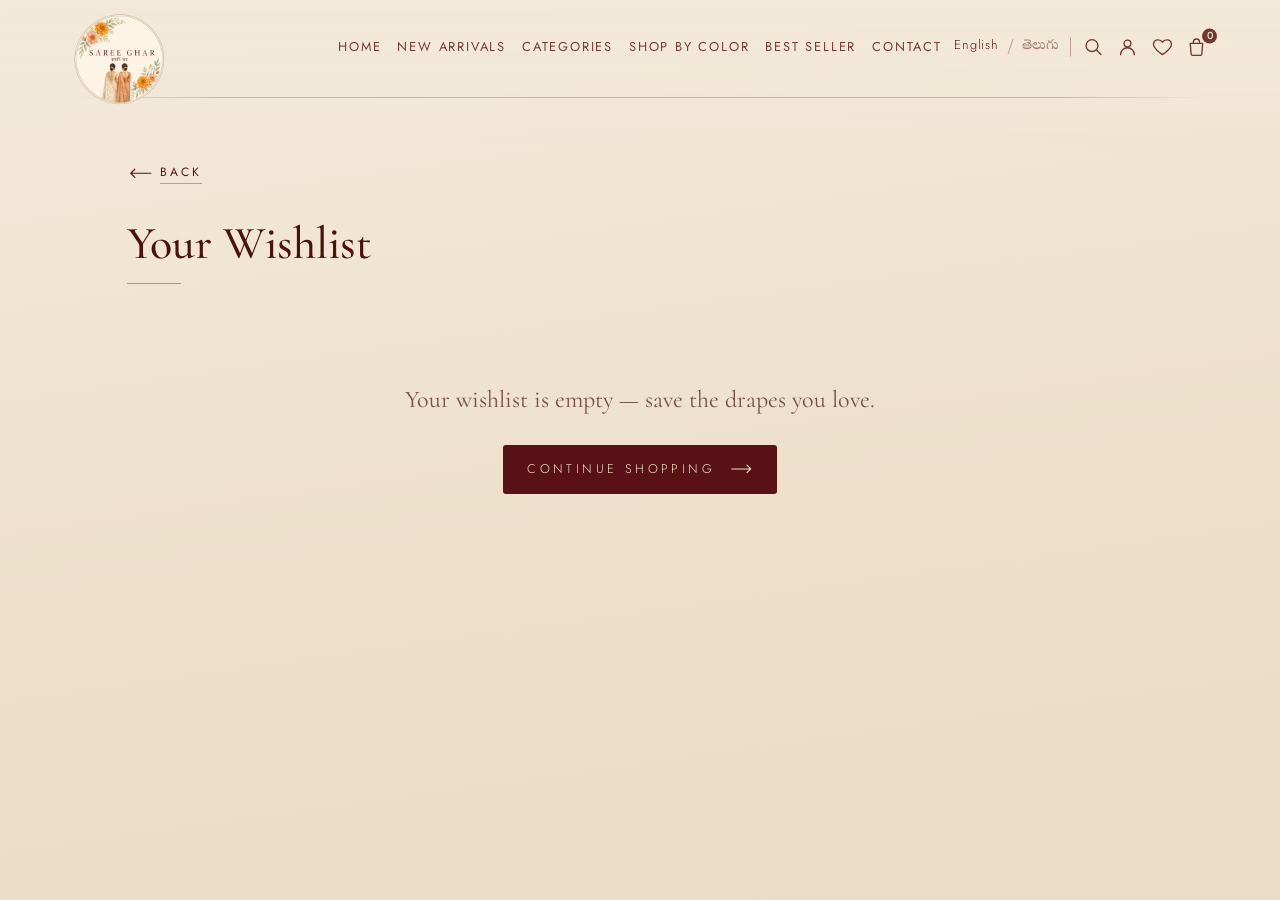
<file: wishlist.html>
<!DOCTYPE html>
<html lang="en">
<head>
  <meta charset="UTF-8">
  <meta name="viewport" content="width=device-width, initial-scale=1.0, viewport-fit=cover">
  <title>Your Wishlist — Saree Ghar</title>
  <link rel="icon" type="image/png" href="assets/img/logo.png">
  <link rel="preconnect" href="https://fonts.googleapis.com">
  <link rel="preconnect" href="https://fonts.gstatic.com" crossorigin>
  <link rel="stylesheet" href="https://fonts.googleapis.com/css2?family=Cormorant:wght@500;600&family=Cormorant+Garamond:wght@400;500;600&family=Great+Vibes&family=Jost:wght@300;400;500&family=Noto+Serif+Telugu:wght@400;500;600&display=swap">
  <link rel="stylesheet" href="css/base.css">
  <link rel="stylesheet" href="css/hero.css">
  <link rel="stylesheet" href="css/commerce.css">
</head>
<body class="commerce past-hero" data-page="wishlist">

  <header id="siteHeader"></header>

  <main class="com-main">
    <h1 class="com-h1" data-i18n="com.wishlist.h">Your Wishlist</h1>
    <hr class="com-rule">
    <div id="wishHost"></div>
  </main>

  <script type="module" src="js/commerce.js"></script>
</body>
</html>
</file>
<file: css/base.css>
/* ═══════════════════════════════════════════════
   Saree Ghar — base tokens & reset
   Colors sampled directly from brand references.
   ═══════════════════════════════════════════════ */

:root {
  /* — sampled brand palette — */
  --cream:        #ECDAC5;   /* intro ground */
  --cream-deep:   #E0CAB2;   /* intro vignette edge */
  --ivory:        #FBEAD4;   /* logo disc fill */
  --terracotta:   #B56B4F;   /* button */
  --terracotta-2: #A65B3F;   /* button pressed / ring line */
  --taupe-ring:   #C6A288;   /* resting ring */
  --taupe-ring-2: #DEC8B1;   /* inner resting ring */
  --maroon:       #510D06;   /* hero wall */
  --maroon-deep:  #411D11;   /* hero shadow corner */

  /* — hero — */
  --hero-fx: 0.5;            /* object-position focus x */
  --text-cream: #F3E6D0;     /* hero type on maroon */
  --logo-land-d: clamp(70px, 10.6vh, 100px);   /* landed logo diameter */

  /* — section 2 — */
  --s2-maroon: #5A1712;      /* editorial text on cream */

  /* — intro geometry — */
  --intro-logo-d: clamp(216px, 30vmin, 292px);
}

*, *::before, *::after { box-sizing: border-box; }

html, body {
  margin: 0;
  padding: 0;
  height: 100%;
}

html { background: var(--cream); }

body {
  font-family: Georgia, 'Times New Roman', serif;
  -webkit-font-smoothing: antialiased;
  -webkit-tap-highlight-color: transparent;
}

/* pinned while the opening choreography plays */
body.is-locked { overflow: hidden; height: 100%; }

img { user-select: none; -webkit-user-drag: none; }

@media (prefers-reduced-motion: reduce) {
  *, *::before, *::after {
    animation-duration: 0.01ms !important;
    transition-duration: 0.01ms !important;
  }
}
</file>
<file: css/intro.css>
/* ═══════════════════════════════════════════════
   Saree Ghar — intro / opening experience
   Storyboard: logo → glow button → florals →
   press → circle expands → silk flows in
   ═══════════════════════════════════════════════ */

#intro {
  position: fixed;
  inset: 0;
  z-index: 10;
  background:
    radial-gradient(120% 95% at 50% 42%,
      #F0E0CC 0%,
      var(--cream) 44%,
      #E6D2BC 76%,
      var(--cream-deep) 100%);
}

.intro-vignette {
  position: absolute;
  inset: 0;
  background:
    radial-gradient(90% 72% at 50% 45%,
      transparent 55%,
      rgba(122, 84, 56, 0.075) 100%);
  pointer-events: none;
}

/* ── the logo: single element, center → header ── */
#logo {
  position: fixed;
  left: 0;
  top: 0;
  z-index: 30;
  width: var(--intro-logo-d);
  height: var(--intro-logo-d);
  visibility: hidden;                 /* choreography reveals it */
  will-change: transform, filter;
  filter: drop-shadow(0 10px 28px rgba(120, 72, 40, 0.18));
  pointer-events: none;
}

#logo.is-landed {
  filter: drop-shadow(0 6px 18px rgba(20, 4, 2, 0.45));
}

/* ── rings ── */
#rings {
  position: absolute;
  left: 50%;
  top: 50%;
  width: calc(var(--intro-logo-d) * 3.4);
  height: calc(var(--intro-logo-d) * 3.4);
  transform: translate(-50%, -50%);
  overflow: visible;
  pointer-events: none;
}

#rings circle {
  fill: none;
  transform-origin: 100px 100px;
  transform-box: view-box;
}

.ring-draw {
  stroke: var(--terracotta-2);
  stroke-width: 0.55;
  stroke-dasharray: 100;
  stroke-dashoffset: 100;
  opacity: 0;
  transform: rotate(-90deg);   /* draw starts from the top of the circle */
}

.ring-rest-1 { stroke: var(--taupe-ring);   stroke-width: 0.5;  opacity: 0; }
.ring-rest-2 { stroke: var(--taupe-ring-2); stroke-width: 0.45; opacity: 0; }

.ripple {
  stroke: var(--terracotta-2);
  stroke-width: 0.6;
  opacity: 0;
}

/* ── florals ── */
#florals {
  position: absolute;
  inset: 0;
  pointer-events: none;
}

.floral {
  position: absolute;
  left: 0;
  top: 0;
  opacity: 0;
  will-change: transform, opacity;
}

/* ── silk canvas ── */
#fabric {
  position: fixed;
  inset: 0;
  z-index: 20;
  width: 100vw;
  height: 100vh;
  opacity: 0;
  visibility: hidden;
  pointer-events: none;
}
</file>
<file: css/hero.css>
/* ═══════════════════════════════════════════════
   Saree Ghar — hero
   Live editorial composition over the clean plate.
   Copy column positions derive from the 1600×900
   reference; the header is the refined couture
   redesign (stage 3).
   ═══════════════════════════════════════════════ */

#hero {
  position: relative;
  width: 100%;
  height: 100svh;
  z-index: 0;
  background: var(--maroon-deep);
  opacity: 0;
  visibility: hidden;
  font-family: 'Cormorant Garamond', Georgia, serif;
  color: var(--text-cream);
}

/* the traveled logo joins the header flow once landed,
   so it scrolls away with the hero */
#logo.in-header {
  position: absolute;
  left: 5.6%;
  top: calc(6.6vh - var(--logo-land-d) / 2);
  width: var(--logo-land-d);
  height: var(--logo-land-d);
  visibility: visible;
  z-index: 7;
}

@media (max-width: 1024px) {
  #logo.in-header {
    left: 16px;
    top: calc(env(safe-area-inset-top, 0px) + 12px);
    width: clamp(60px, 17vw, 80px);
    height: clamp(60px, 17vw, 80px);
  }
}

#heroFrame {
  position: absolute;
  inset: 0;
  overflow: hidden;
}

#heroImg {
  position: absolute;
  inset: 0;
  width: 100%;
  height: 100%;
  object-fit: cover;
  object-position: calc(var(--hero-fx) * 100%) 50%;
  will-change: transform;
}

/* gentle scrims — legibility for the header and base, per reference lighting */
.hero-grade {
  position: absolute;
  inset: 0;
  pointer-events: none;
  background:
    linear-gradient(180deg, rgba(26, 4, 2, 0.55) 0%, rgba(26, 4, 2, 0) 20%),
    linear-gradient(0deg, rgba(22, 4, 2, 0.32) 0%, rgba(22, 4, 2, 0) 12%);
}

/* ─────────── header (couture single tier) ─────────── */

#siteHeader {
  position: fixed;
  inset: 0 0 auto 0;
  height: 13vh;
  z-index: 15;
  pointer-events: none;              /* children re-enable */
  padding-top: env(safe-area-inset-top, 0px);
}

#siteHeader a,
#siteHeader button { pointer-events: auto; }

/* light-ground state once the dark hero has scrolled away */
#siteHeader::before {
  content: '';
  position: absolute;
  inset: -1px 0 -3.5vh 0;
  background: linear-gradient(180deg,
    rgba(242, 232, 215, 0.94) 0%,
    rgba(242, 232, 215, 0.78) 55%,
    rgba(242, 232, 215, 0) 100%);
  opacity: 0;
  transition: opacity 0.5s cubic-bezier(0.22, 1, 0.36, 1);
  pointer-events: none;
}

.past-hero #siteHeader::before { opacity: 1; }

.past-hero .nav-link,
.past-hero .lang-btn,
.past-hero #siteHeader .icon-btn { color: var(--s2-maroon); }

.past-hero .nav-link::after { background: var(--s2-maroon); }

.past-hero .lang-sep,
.past-hero .utils-divider { background: rgba(90, 23, 18, 0.35); }

.past-hero .header-rule {
  background: linear-gradient(90deg,
    rgba(90, 23, 18, 0) 0%,
    rgba(90, 23, 18, 0.26) 14%,
    rgba(90, 23, 18, 0.26) 86%,
    rgba(90, 23, 18, 0) 100%);
}

.past-hero #siteHeader .cart-count { background: var(--s2-maroon); color: #F2E4CA; }

.nav-link,
.lang-btn,
.icon-btn { transition-property: opacity, transform, color; }

#logoSlot {
  position: absolute;
  left: 5.6%;
  top: calc(6.6vh - var(--logo-land-d) / 2);
  width: var(--logo-land-d);
  height: var(--logo-land-d);
  pointer-events: none;
}

.header-rule {
  position: absolute;
  left: 5.6%;
  right: 5.6%;
  top: 10.8vh;
  height: 1px;
  background: linear-gradient(90deg,
    rgba(243, 230, 208, 0) 0%,
    rgba(243, 230, 208, 0.32) 14%,
    rgba(243, 230, 208, 0.32) 86%,
    rgba(243, 230, 208, 0) 100%);
  transform-origin: 50% 50%;
}

#mainNav {
  position: absolute;
  left: 50%;
  top: 5.2vh;
  transform: translate(-50%, -50%);
  display: flex;
  align-items: baseline;
  gap: 2.5vw;
  white-space: nowrap;
}

.nav-link {
  position: relative;
  font-family: 'Jost', sans-serif;
  font-weight: 400;
  font-size: clamp(10px, 1.43vh, 13px);
  letter-spacing: 0.24em;
  text-transform: uppercase;
  line-height: 1;
  color: var(--text-cream);
  text-decoration: none;
  opacity: 0.82;
  transition: opacity 0.45s cubic-bezier(0.22, 1, 0.36, 1);
}

.nav-link::after {
  content: '';
  position: absolute;
  left: 0;
  right: 0.24em;                 /* optical: ignore trailing tracking */
  bottom: -0.75em;
  height: 1px;
  background: var(--text-cream);
  transform: scaleX(0);
  transform-origin: left center;
  transition: transform 0.5s cubic-bezier(0.22, 1, 0.36, 1);
}

.nav-link:hover { opacity: 1; }
.nav-link:hover::after,
.nav-link.is-active::after { transform: scaleX(1); }
.nav-link.is-active { opacity: 1; }

.nav-link:focus-visible,
.icon-btn:focus-visible,
.lang-btn:focus-visible,
.cta:focus-visible {
  outline: 1px solid rgba(243, 230, 208, 0.7);
  outline-offset: 4px;
  border-radius: 2px;
}

/* — right utility cluster — */

.header-utils {
  position: absolute;
  right: 5.6%;
  top: 5.2vh;
  transform: translateY(-50%);
  display: flex;
  align-items: center;
  gap: 1.15vw;   /* tightened when the wishlist icon joined the cluster */
}

.lang-switch {
  display: flex;
  align-items: baseline;
  gap: 0.7em;
}

.lang-btn {
  padding: 0;
  border: none;
  background: none;
  cursor: pointer;
  font-family: 'Jost', sans-serif;
  font-weight: 300;
  font-size: clamp(10px, 1.43vh, 13px);
  letter-spacing: 0.14em;
  line-height: 1;
  color: var(--text-cream);
  opacity: 0.5;
  transition: opacity 0.45s cubic-bezier(0.22, 1, 0.36, 1);
}

.lang-btn[lang="te"] {
  font-family: 'Noto Serif Telugu', serif;
  font-weight: 400;
  font-size: clamp(11px, 1.55vh, 14px);
  letter-spacing: 0.02em;
}

.lang-btn:hover { opacity: 0.85; }

.lang-btn.is-active {
  opacity: 1;
  cursor: default;
}

.lang-sep {
  width: 1px;
  height: 1em;
  background: rgba(243, 230, 208, 0.4);
  transform: rotate(18deg);
  align-self: center;
}

.utils-divider {
  width: 1px;
  height: 2.1vh;
  background: rgba(243, 230, 208, 0.25);
}

.icon-btn {
  position: relative;
  width: clamp(18px, 2.55vh, 23px);
  height: clamp(18px, 2.55vh, 23px);
  padding: 0;
  border: none;
  background: none;
  color: var(--text-cream);
  cursor: pointer;
  opacity: 0.85;
  transition: opacity 0.4s cubic-bezier(0.22, 1, 0.36, 1),
              transform 0.4s cubic-bezier(0.22, 1, 0.36, 1);
}

.icon-btn:hover { opacity: 1; transform: translateY(-1px); }
.icon-btn svg { width: 100%; height: 100%; display: block; }

/* utility icons that navigate (bag, wishlist, account) are anchors */
a.icon-btn { display: inline-block; text-decoration: none; }

.menu-btn { display: none; }

.cart-count {
  position: absolute;
  top: -30%;
  right: -38%;
  min-width: 1.45em;
  height: 1.45em;
  display: grid;
  place-items: center;
  font-family: 'Jost', sans-serif;
  font-weight: 500;
  font-size: clamp(8px, 1.15vh, 11px);
  line-height: 1;
  color: #4A1208;
  background: var(--ivory);
  border-radius: 50%;
}

/* ─────────── copy column ─────────── */

.hero-copy {
  position: absolute;
  left: 11.6%;
  top: 26vh;
  z-index: 5;
  max-width: 42%;
}

.eyebrow {
  margin: 0;
  font-family: 'Cormorant Garamond', Georgia, serif;
  font-weight: 500;
  font-size: clamp(12px, 1.9vh, 18px);
  letter-spacing: 0.42em;
  text-transform: uppercase;
  color: var(--text-cream);
  opacity: 0.94;
}

.display {
  position: relative;
  margin: 0.5vh 0 0 -0.05em;
  height: 13.6vh;                /* fixed box: language switch never reflows */
  font-family: 'Cormorant', 'Cormorant Garamond', Georgia, serif;
  font-weight: 500;
  font-size: clamp(64px, 12.9vh, 126px);
  line-height: 0.98;
  letter-spacing: 0.005em;
  text-transform: uppercase;
  color: #F4E3C8;
}

.display-word { display: inline-block; }

.swash {
  position: absolute;
  left: 3%;
  top: 66%;
  width: 97%;
  max-width: 30vw;
  height: auto;
  color: #F4E3C8;
  pointer-events: none;
}

.subline {
  margin: 3.15vh 0 0;
  font-family: 'Jost', sans-serif;
  font-weight: 300;
  font-size: clamp(11px, 1.67vh, 16px);
  letter-spacing: 0.34em;
  line-height: 1.55;
  text-transform: uppercase;
  color: var(--text-cream);
  opacity: 0.92;
}

.cta {
  display: inline-flex;
  align-items: center;
  gap: 1.4em;
  margin-top: 3.6vh;
  height: clamp(42px, 5.55vh, 53px);
  padding: 0 1.9em;
  border-radius: 999px;
  background: #F2E4CA;
  color: #4A1208;
  text-decoration: none;
  font-family: 'Jost', sans-serif;
  font-weight: 400;
  font-size: clamp(10px, 1.45vh, 14px);
  letter-spacing: 0.26em;
  text-transform: uppercase;
  box-shadow: 0 10px 30px rgba(12, 2, 1, 0.35);
  transition: background 0.5s cubic-bezier(0.22, 1, 0.36, 1),
              transform 0.5s cubic-bezier(0.22, 1, 0.36, 1),
              box-shadow 0.5s cubic-bezier(0.22, 1, 0.36, 1);
}

.cta svg {
  width: 1.85em;
  flex: none;
  transition: transform 0.5s cubic-bezier(0.22, 1, 0.36, 1);
}

.cta:hover {
  background: #F8ECD6;
  transform: translateY(-2px);
  box-shadow: 0 16px 38px rgba(12, 2, 1, 0.45);
}

.cta:hover svg { transform: translateX(6px); }
.cta:active { transform: translateY(0) scale(0.985); }

/* ─────────── the Saree Ghar signature (design statement) ─────────── */

.signature {
  margin-top: 4.2vh;
}

.signature-head {
  display: flex;
  align-items: center;
  gap: 1.6em;
  margin-bottom: 2.5vh;
}

.signature-overline {
  font-family: 'Jost', sans-serif;
  font-weight: 300;
  font-size: clamp(9px, 1.25vh, 12px);
  letter-spacing: 0.38em;
  text-transform: uppercase;
  color: var(--text-cream);
  opacity: 0.78;
  white-space: nowrap;
}

.signature-rule {
  width: 8.5em;
  height: 1px;
  background: linear-gradient(90deg,
    rgba(243, 230, 208, 0.45) 0%,
    rgba(243, 230, 208, 0) 100%);
  transform-origin: left center;
}

.signature-grid {
  display: grid;
  grid-template-columns: repeat(3, 10.5em);
  column-gap: 2.4em;
  margin: 0;
  padding: 0;
  list-style: none;
}

.signature-grid li {
  display: flex;
  flex-direction: column;
  align-items: flex-start;
  gap: 1.6vh;
}

.f-icon {
  width: clamp(20px, 3vh, 27px);
  height: auto;
  color: var(--text-cream);
  opacity: 0.9;
}

.signature-grid span {
  font-family: 'Jost', sans-serif;
  font-weight: 300;
  font-size: clamp(9px, 1.3vh, 13px);
  letter-spacing: 0.27em;
  line-height: 1.7;
  text-transform: uppercase;
  color: var(--text-cream);
  opacity: 0.9;
}

/* ─────────── right column, script, scroll ─────────── */

.hero-side {
  position: absolute;
  left: 84.55%;
  top: 20.3vh;
  z-index: 5;
}

.hero-side p {
  margin: 0;
  font-family: 'Jost', sans-serif;
  font-weight: 300;
  font-size: clamp(10px, 1.56vh, 15px);
  letter-spacing: 0.32em;
  line-height: 1.62;
  text-transform: uppercase;
  color: var(--text-cream);
  opacity: 0.95;
}

.side-rule {
  display: block;
  width: 3em;
  height: 1px;
  margin-top: 2.4vh;
  background: rgba(243, 230, 208, 0.75);
}

.hero-script {
  position: absolute;
  left: 88.4%;
  top: 84vh;
  z-index: 5;
  transform: rotate(-6deg);
  color: #F0DFC6;
}

.hero-script p {
  margin: 0;
  font-family: 'Great Vibes', cursive;
  font-weight: 400;
  font-size: clamp(20px, 3.4vh, 33px);
  line-height: 1.12;
  white-space: nowrap;
}

.hero-script svg {
  width: 62%;
  margin: 0.6vh 0 0 8%;
  color: #F0DFC6;
}

.hero-scroll {
  position: absolute;
  left: 50%;
  top: 88.2vh;
  z-index: 5;
  transform: translateX(-50%);
  display: flex;
  flex-direction: column;
  align-items: center;
  gap: 1.4vh;
  color: var(--text-cream);
  opacity: 0.92;
}

.hero-scroll svg { width: clamp(18px, 2.9vh, 27px); }

.hero-scroll span {
  font-family: 'Jost', sans-serif;
  font-weight: 300;
  font-size: clamp(9px, 1.34vh, 13px);
  letter-spacing: 0.32em;
  text-transform: uppercase;
  white-space: nowrap;
}

/* ─────────── తెలుగు typography ───────────
   Telugu has no capitals and dislikes wide tracking;
   Noto Serif Telugu carries the premium serif voice. */

.lang-te .nav-link,
.lang-te .lang-btn[data-lang="en"] { text-transform: none; }

.lang-te .nav-link {
  font-family: 'Noto Serif Telugu', serif;
  font-weight: 400;
  font-size: clamp(10px, 1.4vh, 13px);
  letter-spacing: 0.02em;
}

.lang-te #mainNav { gap: 1.5vw; }

.lang-te .eyebrow {
  font-family: 'Noto Serif Telugu', serif;
  font-weight: 500;
  letter-spacing: 0.16em;
  font-size: clamp(11px, 1.75vh, 17px);
}

.lang-te .display {
  font-family: 'Noto Serif Telugu', serif;
  font-weight: 600;
  font-size: clamp(44px, 8.9vh, 88px);
  line-height: 1.32;
  letter-spacing: 0.01em;
}

.lang-te .swash { width: 74%; }

.lang-te .subline {
  font-family: 'Noto Serif Telugu', serif;
  font-weight: 400;
  letter-spacing: 0.08em;
  line-height: 1.75;
  font-size: clamp(11px, 1.62vh, 16px);
  text-transform: none;
}

.lang-te .cta span {
  font-family: 'Noto Serif Telugu', serif;
  font-weight: 500;
  letter-spacing: 0.06em;
  font-size: clamp(11px, 1.55vh, 15px);
  text-transform: none;
}

.lang-te .signature-overline,
.lang-te .signature-grid span {
  font-family: 'Noto Serif Telugu', serif;
  font-weight: 400;
  text-transform: none;
}

.lang-te .signature-overline { letter-spacing: 0.14em; }

.lang-te .signature-grid span {
  letter-spacing: 0.05em;
  line-height: 1.8;
  font-size: clamp(10px, 1.42vh, 14px);
}

.lang-te .hero-scroll span {
  font-family: 'Noto Serif Telugu', serif;
  letter-spacing: 0.06em;
  text-transform: none;
}

/* ── collection cards are links: the whole card invites the tap ── */

.na-card, .or-card, .sc-card, .bs-item { cursor: pointer; }

@media (hover: none) {
  .na-card, .or-card, .sc-card, .bs-item {
    -webkit-tap-highlight-color: transparent;
  }
  /* quiet press feedback — the transition lives only on the pressed
     state so it can never fight the gsap entrance transforms */
  .na-card:active, .or-card:active, .sc-card:active, .bs-item:active {
    transform: scale(0.985);
    transition: transform 0.25s cubic-bezier(0.22, 1, 0.36, 1);
  }
}

/* narrower desktops: keep the nav clear of the utility cluster
   (the cluster grew a wishlist icon, so the tightening starts earlier) */
@media (max-width: 1460px) {
  #mainNav { gap: 1.25vw; }
  .header-utils { gap: 0.9vw; }
  .nav-link { letter-spacing: 0.14em; }
  .lang-btn { letter-spacing: 0.06em; }
}

@media (max-width: 1150px) and (min-width: 1025px) {
  #mainNav { gap: 1.05vw; }
  .header-utils { gap: 0.85vw; }
  .nav-link { letter-spacing: 0.13em; }
}

/* ─────────── mobile (interim until the mobile reference arrives) ─────────── */

@media (max-width: 1024px) {
  :root { --hero-fx: 0.62; }

  #mainNav { display: none; }
  .header-rule { display: none; }
  .utils-divider { display: none; }
  #siteHeader .account-btn { display: none; }   /* account lives in the menu */
  #siteHeader .wish-btn { display: none; }      /* wishlist lives in the menu */
  #siteHeader .lang-switch { display: none; }   /* language lives in the menu */
  .menu-btn { display: block; }

  #logoSlot {
    left: 16px;
    top: calc(env(safe-area-inset-top, 0px) + 12px);
    width: clamp(60px, 17vw, 80px);
    height: clamp(60px, 17vw, 80px);
  }

  .header-utils {
    right: 5%;
    top: calc(env(safe-area-inset-top, 0px) + 34px);
    gap: 22px;
  }

  #siteHeader .icon-btn { width: 24px; height: 24px; }

  .hero-copy {
    left: 7.5%;
    top: 24vh;
    max-width: 85%;
  }

  .display { font-size: clamp(56px, 17vw, 92px); height: auto; min-height: 13.6vh; }
  .lang-te .display { font-size: clamp(40px, 12vw, 70px); }
  .swash { max-width: 76vw; }
  .subline { margin-top: 6vh; }

  .signature { margin-top: 5vh; }
  .signature-grid {
    grid-template-columns: repeat(3, minmax(0, 1fr));
    column-gap: 6%;
  }
  .signature-grid span { letter-spacing: 0.18em; }

  .hero-side { display: none; }
  .hero-script { left: auto; right: 6%; top: auto; bottom: 9vh; }
  .hero-scroll { display: none; }
}

/* ─────────── mobile menu overlay ─────────── */

#mobileMenu {
  position: fixed;
  inset: 0;
  z-index: 60;
  background: linear-gradient(168deg, #F2E8D8 0%, #EBDCC7 100%);
  display: flex;
  flex-direction: column;
  align-items: center;
  justify-content: center;
  gap: 0;
  opacity: 0;
  visibility: hidden;
  transition: opacity 0.4s cubic-bezier(0.22, 1, 0.36, 1),
              visibility 0s linear 0.4s;
  padding: calc(env(safe-area-inset-top, 0px) + 4vh) 8% calc(env(safe-area-inset-bottom, 0px) + 5vh);
}

#mobileMenu.is-open {
  opacity: 1;
  visibility: visible;
  transition: opacity 0.45s cubic-bezier(0.22, 1, 0.36, 1);
}

#mobileMenu .mm-link,
#mobileMenu .mm-rule,
#mobileMenu .mm-lang,
#mobileMenu .mm-ig {
  opacity: 0;
  transform: translateY(14px);
  transition: opacity 0.55s cubic-bezier(0.22, 1, 0.36, 1),
              transform 0.55s cubic-bezier(0.22, 1, 0.36, 1);
}

#mobileMenu.is-open .mm-link,
#mobileMenu.is-open .mm-rule,
#mobileMenu.is-open .mm-lang,
#mobileMenu.is-open .mm-ig {
  opacity: 1;
  transform: translateY(0);
}

#mobileMenu.is-open .mm-link:nth-child(1) { transition-delay: 0.06s; }
#mobileMenu.is-open .mm-link:nth-child(2) { transition-delay: 0.11s; }
#mobileMenu.is-open .mm-link:nth-child(3) { transition-delay: 0.16s; }
#mobileMenu.is-open .mm-link:nth-child(4) { transition-delay: 0.21s; }
#mobileMenu.is-open .mm-link:nth-child(5) { transition-delay: 0.26s; }
#mobileMenu.is-open .mm-link:nth-child(6) { transition-delay: 0.31s; }
#mobileMenu.is-open .mm-link:nth-child(7) { transition-delay: 0.36s; }
#mobileMenu.is-open .mm-link:nth-child(8) { transition-delay: 0.41s; }
#mobileMenu.is-open .mm-link:nth-child(9) { transition-delay: 0.46s; }
#mobileMenu.is-open .mm-rule { transition-delay: 0.5s; }
#mobileMenu.is-open .mm-lang { transition-delay: 0.54s; }
#mobileMenu.is-open .mm-ig { transition-delay: 0.58s; }

.mm-close {
  position: absolute;
  top: calc(env(safe-area-inset-top, 0px) + 18px);
  right: 20px;
  width: 44px;
  height: 44px;
  border: 1px solid rgba(90, 23, 18, 0.35);
  border-radius: 50%;
  background: none;
  color: var(--s2-maroon);
  cursor: pointer;
  display: grid;
  place-items: center;
  transition: background 0.4s cubic-bezier(0.22, 1, 0.36, 1);
}

.mm-close svg { width: 40%; }
.mm-close:active { background: rgba(90, 23, 18, 0.08); }

.mm-nav {
  display: flex;
  flex-direction: column;
  align-items: center;
  gap: 3.4vh;
}

.mm-link {
  font-family: 'Cormorant', Georgia, serif;
  font-weight: 500;
  font-size: clamp(26px, 3.8vh, 34px);
  letter-spacing: 0.04em;
  color: #5A1210;
  text-decoration: none;
  line-height: 1;
  padding: 0.5vh 1em;
}

.mm-link:active { opacity: 0.6; }

.lang-te .mm-link,
.mm-link:lang(te) { font-family: 'Noto Serif Telugu', serif; }

.mm-rule {
  width: 15vw;
  max-width: 90px;
  height: 1px;
  margin: 4.5vh 0 3.2vh;
  background: rgba(90, 23, 18, 0.4);
}

.mm-lang .lang-btn { color: var(--s2-maroon); font-size: 15px; }
.mm-lang .lang-sep { background: rgba(90, 23, 18, 0.4); }

.mm-ig {
  margin-top: 3.4vh;
  font-family: 'Jost', sans-serif;
  font-weight: 300;
  font-size: 12px;
  letter-spacing: 0.28em;
  text-transform: uppercase;
  color: rgba(90, 23, 18, 0.75);
  text-decoration: none;
}

body.menu-open { overflow: hidden; }
</file>
<file: css/section2.css>
/* ═══════════════════════════════════════════════
   Saree Ghar — section 2: New Arrivals / the colour
   collection. Editorial spread rebuilt live from
   the 1280×720 reference.
   ═══════════════════════════════════════════════ */

.na {
  position: relative;
  min-height: 100svh;
  background: linear-gradient(158deg, #F1E6D4 0%, #EBDDCA 52%, #E6D6C3 100%);
  color: var(--s2-maroon);
  overflow: hidden;
}

/* ── decorative layers ── */

.na-shadow {
  position: absolute;
  left: 0;
  top: 0;
  width: clamp(220px, 24vw, 380px);
  aspect-ratio: 330 / 235;
  background: url('../assets/img/leaf-shadow.jpg') center / cover no-repeat;
  mix-blend-mode: multiply;
  opacity: 0.85;
  pointer-events: none;
}

.na-florals {
  position: absolute;
  left: 0;
  bottom: 0;
  width: clamp(150px, 18vw, 265px);
  pointer-events: none;
}

.na-florals img { width: 100%; height: auto; opacity: 0.95; }

/* deep maroon corner arcs with gold trim */
.na-corner {
  position: absolute;
  left: -24vw;
  bottom: -42vh;
  width: 52vw;
  height: 62vh;
  background: #54100E;
  border-radius: 50%;
  box-shadow: 0 0 0 2px #B98B4F;
  pointer-events: none;
}

.na-corner::before {
  content: '';
  position: absolute;
  inset: -14px;
  border-radius: 50%;
  border: 1px solid rgba(185, 139, 79, 0.55);
}

.na-corner-tr {
  position: absolute;
  right: -34vw;
  top: -52vh;
  width: 44vw;
  height: 56vh;
  background: #54100E;
  border-radius: 50%;
  box-shadow: 0 0 0 2px #B98B4F;
  pointer-events: none;
}

.na-corner-tr::before {
  content: '';
  position: absolute;
  inset: -12px;
  border-radius: 50%;
  border: 1px solid rgba(185, 139, 79, 0.5);
}

/* ── top-right brand statement ── */

.na-statement {
  position: absolute;
  top: 3.6vh;
  right: 5%;
  z-index: 3;
  display: flex;
  align-items: center;
  gap: 1.1em;
}

.na-statement-rule {
  width: clamp(60px, 9vw, 150px);
  height: 1px;
  background: linear-gradient(90deg, rgba(90, 23, 18, 0) 0%, rgba(90, 23, 18, 0.55) 100%);
}

.na-ornament {
  width: clamp(16px, 2.4vh, 21px);
  height: auto;
  color: #A5493B;
  flex: none;
}

.na-statement span:last-child {
  font-family: 'Jost', sans-serif;
  font-weight: 400;
  font-size: clamp(9px, 1.35vh, 13px);
  letter-spacing: 0.3em;
  text-transform: uppercase;
  color: var(--s2-maroon);
  white-space: nowrap;
}

/* ── left introduction ── */

.na-intro {
  position: absolute;
  left: 4.3%;
  top: 13.8vh;
  z-index: 3;
  width: 19.5%;
}

.na-eyebrow {
  margin: 0;
  font-family: 'Cormorant Garamond', Georgia, serif;
  font-weight: 600;
  font-size: clamp(12px, 1.85vh, 18px);
  letter-spacing: 0.36em;
  text-transform: uppercase;
  color: var(--s2-maroon);
}

.na-heading {
  margin: 2.6vh 0 0;
  font-family: 'Cormorant', Georgia, serif;
  font-weight: 500;
  font-size: clamp(26px, 4.8vh, 46px);
  line-height: 1.12;
  letter-spacing: 0.01em;
  color: #571310;
  white-space: nowrap;
}

.na-sub {
  margin: 3vh 0 0;
  font-family: 'Cormorant Garamond', Georgia, serif;
  font-weight: 500;
  font-size: clamp(14px, 2.1vh, 20px);
  line-height: 1.5;
  color: rgba(87, 19, 16, 0.88);
  max-width: 13.5em;
}

.na-cta {
  display: inline-flex;
  align-items: center;
  gap: 1.2em;
  margin-top: 3.8vh;
  padding: 1.75vh 1.7em;
  border-radius: 3px;
  background: #581115;
  color: #F2E4CA;
  text-decoration: none;
  font-family: 'Jost', sans-serif;
  font-weight: 300;
  font-size: clamp(9px, 1.4vh, 13px);
  letter-spacing: 0.27em;
  text-transform: uppercase;
  transition: background 0.5s cubic-bezier(0.22, 1, 0.36, 1),
              transform 0.5s cubic-bezier(0.22, 1, 0.36, 1),
              box-shadow 0.5s cubic-bezier(0.22, 1, 0.36, 1);
}

.na-cta svg {
  width: 1.7em;
  flex: none;
  transition: transform 0.5s cubic-bezier(0.22, 1, 0.36, 1);
}

.na-cta:hover {
  background: #6B1712;
  transform: translateY(-2px);
  box-shadow: 0 12px 26px rgba(64, 12, 8, 0.28);
}

.na-cta:hover svg { transform: translateX(5px); }
.na-cta:active { transform: translateY(0); }

.na-ethos {
  position: absolute;
  left: 8.9%;
  top: 66vh;
  z-index: 3;
  margin: 0;
  font-family: 'Jost', sans-serif;
  font-weight: 400;
  font-size: clamp(10px, 1.5vh, 14px);
  letter-spacing: 0.3em;
  line-height: 2.05;
  text-transform: uppercase;
  color: var(--s2-maroon);
}

/* ── the four colour columns ── */

.na-grid {
  position: absolute;
  left: 21.9%;
  right: 1.6%;
  top: 7.4vh;
  display: grid;
  grid-template-columns: 222fr 242fr 253fr 249fr;
  column-gap: 0.35vw;
  margin: 0;
  padding: 0;
  list-style: none;
}

.na-card {
  cursor: pointer;
  transition: transform 0.6s cubic-bezier(0.22, 1, 0.36, 1),
              opacity 0.55s cubic-bezier(0.22, 1, 0.36, 1);
}

.na-card figure { margin: 0; }

.na-frame {
  position: relative;
  height: 68.4vh;
  overflow: hidden;
  background: #D9C6AE;
  box-shadow: 0 22px 44px -16px rgba(64, 12, 8, 0);
  transition: box-shadow 0.65s cubic-bezier(0.22, 1, 0.36, 1);
}

/* passe-partout hairline, revealed by the spotlight */
.na-frame::after {
  content: '';
  position: absolute;
  inset: 9px;
  border: 1px solid rgba(238, 219, 186, 0.85);
  opacity: 0;
  transition: opacity 0.6s cubic-bezier(0.22, 1, 0.36, 1);
  pointer-events: none;
}

.na-frame img {
  width: 100%;
  height: 100%;
  object-fit: cover;
  display: block;
  transition: transform 0.75s cubic-bezier(0.22, 1, 0.36, 1),
              filter 0.75s cubic-bezier(0.22, 1, 0.36, 1);
}

.na-card figcaption {
  text-align: center;
  padding-top: 2.3vh;
}

.na-color {
  margin: 0;
  font-family: 'Jost', sans-serif;
  font-weight: 400;
  font-size: clamp(11px, 1.7vh, 16px);
  letter-spacing: 0.4em;
  text-transform: uppercase;
  color: var(--s2-maroon);
  display: inline-block;
  position: relative;
  transition: transform 0.55s cubic-bezier(0.22, 1, 0.36, 1),
              color 0.55s cubic-bezier(0.22, 1, 0.36, 1);
}

.na-color::after {
  content: '';
  position: absolute;
  left: 12%;
  right: 12%;
  bottom: -0.55em;
  height: 1px;
  background: rgba(90, 23, 18, 0.6);
  transform: scaleX(0);
  transition: transform 0.55s cubic-bezier(0.22, 1, 0.36, 1);
}

.na-desc {
  margin: 1.5vh auto 0;
  max-width: 16em;
  font-family: 'Cormorant Garamond', Georgia, serif;
  font-weight: 500;
  font-size: clamp(13px, 1.95vh, 19px);
  line-height: 1.4;
  color: rgba(87, 19, 16, 0.82);
  transition: color 0.55s cubic-bezier(0.22, 1, 0.36, 1),
              transform 0.55s cubic-bezier(0.22, 1, 0.36, 1);
}

.na-shop {
  display: inline-flex;
  align-items: center;
  gap: 0.9em;
  margin-top: 1.8vh;
  color: var(--s2-maroon);
  text-decoration: none;
  font-family: 'Jost', sans-serif;
  font-weight: 400;
  font-size: clamp(9px, 1.32vh, 12px);
  letter-spacing: 0.32em;
  text-transform: uppercase;
  opacity: 0.6;
  transition: opacity 0.5s cubic-bezier(0.22, 1, 0.36, 1);
}

.na-shop svg {
  width: 1.8em;
  transition: transform 0.55s cubic-bezier(0.22, 1, 0.36, 1);
}

.na-shop:hover { opacity: 1; }
.na-shop:hover svg { transform: translateX(5px); }

/* ── the editorial spotlight ──
   .is-hot   = pointer/keyboard preview
   .is-active = chosen collection
   while any spotlight exists, sibling cards fall quiet */

.na-card.is-hot { transform: translateY(-8px); }
.na-card.is-active { transform: translateY(-12px); }

.na-card.is-hot .na-frame {
  box-shadow: 0 22px 44px -16px rgba(64, 12, 8, 0.32);
}

.na-card.is-active .na-frame {
  box-shadow: 0 26px 52px -16px rgba(64, 12, 8, 0.42);
}

.na-card.is-hot .na-frame::after { opacity: 0.55; }
.na-card.is-active .na-frame::after { opacity: 1; }

.na-card.is-hot .na-frame img { transform: scale(1.03); }

.na-card.is-active .na-frame img {
  transform: scale(1.045);
  filter: brightness(1.035) saturate(1.02);
}

.na-card.is-hot .na-color,
.na-card.is-active .na-color {
  transform: scale(1.06);
  color: #470E0A;
}

.na-card.is-hot .na-color::after { transform: scaleX(0.6); }
.na-card.is-active .na-color::after { transform: scaleX(1); }

.na-card.is-hot .na-desc,
.na-card.is-active .na-desc {
  color: rgba(87, 19, 16, 1);
  transform: translateY(-2px);
}

.na-card.is-hot .na-shop,
.na-card.is-active .na-shop { opacity: 1; }

.na-card.is-hot .na-shop svg,
.na-card.is-active .na-shop svg { transform: translateX(4px); }

.na-grid.has-spotlight .na-card:not(.is-hot):not(.is-active) {
  opacity: 0.8;
}

.na-card:focus-visible {
  outline: 1px solid rgba(90, 23, 18, 0.7);
  outline-offset: 4px;
}

/* ── pagination ── */

.na-nav {
  position: absolute;
  right: 2.6%;
  bottom: 3.2vh;
  z-index: 3;
  display: flex;
  align-items: center;
  gap: 1.7vw;
}

.na-count {
  display: flex;
  align-items: center;
  gap: 0.9em;
  font-family: 'Cormorant Garamond', Georgia, serif;
  font-weight: 500;
  font-size: clamp(13px, 1.9vh, 18px);
  color: var(--s2-maroon);
}

.na-count-rule {
  width: clamp(24px, 3vw, 48px);
  height: 1px;
  background: rgba(90, 23, 18, 0.45);
}

.na-arrow {
  width: clamp(34px, 4.7vh, 44px);
  height: clamp(34px, 4.7vh, 44px);
  border-radius: 50%;
  border: 1px solid rgba(90, 23, 18, 0.45);
  background: transparent;
  color: var(--s2-maroon);
  cursor: pointer;
  display: grid;
  place-items: center;
  transition: background 0.45s cubic-bezier(0.22, 1, 0.36, 1),
              border-color 0.45s cubic-bezier(0.22, 1, 0.36, 1),
              transform 0.45s cubic-bezier(0.22, 1, 0.36, 1);
}

.na-arrow svg { width: 34%; }

.na-arrow:hover {
  background: rgba(90, 23, 18, 0.07);
  border-color: rgba(90, 23, 18, 0.8);
  transform: translateY(-1px);
}

.na-arrow:focus-visible {
  outline: 1px solid rgba(90, 23, 18, 0.8);
  outline-offset: 3px;
}

/* ── తెలుగు ── */

.lang-te .na-eyebrow { letter-spacing: 0.16em; }

.lang-te .na-heading,
.lang-te .na-sub,
.lang-te .na-desc {
  font-family: 'Noto Serif Telugu', serif;
}

.lang-te .na-heading {
  font-size: clamp(24px, 4.4vh, 44px);
  line-height: 1.38;
}

.lang-te .na-sub { line-height: 1.7; }

.lang-te .na-cta,
.lang-te .na-shop span,
.lang-te .na-color,
.lang-te .na-ethos,
.lang-te .na-statement span:last-child {
  font-family: 'Noto Serif Telugu', serif;
  text-transform: none;
  letter-spacing: 0.06em;
}

.lang-te .na-ethos { line-height: 1.9; letter-spacing: 0.1em; }
.lang-te .na-color { letter-spacing: 0.12em; }

/* ── responsive (interim until mobile references arrive) ── */

@media (max-width: 1100px) {
  .na {
    min-height: 0;
    padding: calc(env(safe-area-inset-top, 0px) + 108px) 0 9vh;
  }

  .na-statement { top: 4vh; right: 6%; }
  .na-statement-rule { display: none; }

  .na-intro {
    position: relative;
    left: 0;
    top: 0;
    width: auto;
    margin: 0 8%;
  }

  .na-sub { max-width: 26em; }

  .na-ethos {
    position: relative;
    left: 0;
    top: 0;
    margin: 4.5vh 8% 0;
    line-height: 1.9;
  }

  .na-grid {
    position: relative;
    left: 0;
    right: 0;
    top: 0;
    margin: 6vh 6% 0;
    grid-template-columns: 1fr 1fr;
    gap: 5vh 3%;
  }

  .na-frame { height: 52vh; }

  .na-nav {
    position: relative;
    right: 0;
    bottom: 0;
    justify-content: center;
    margin-top: 6vh;
    gap: 22px;
  }

  .na-corner { left: -34vw; bottom: -52vh; }
  .na-corner-tr { right: -36vw; top: -52vh; }
  .na-florals { bottom: 4vh; }
}

@media (max-width: 640px) {
  .na-statement { display: none; }   /* sits under the fixed header on phones */

  .na-grid {
    display: flex;
    margin: 6vh 0 0;
    padding: 0 6%;
    overflow-x: auto;
    scroll-snap-type: x mandatory;
    column-gap: 12px;
    scrollbar-width: none;
  }

  .na-grid::-webkit-scrollbar { display: none; }

  .na-card {
    flex: 0 0 78vw;
    scroll-snap-align: center;
  }

  .na-frame { height: 58vh; }
}
</file>
<file: css/section3.css>
/* ═══════════════════════════════════════════════
   Saree Ghar — section 3: Sarees by Origin.
   Five-collection editorial wall rebuilt live
   from the 1600×900 reference.
   ═══════════════════════════════════════════════ */

.or {
  position: relative;
  min-height: 100svh;
  background: linear-gradient(164deg, #F2E6D3 0%, #EEDFCB 56%, #EAD8C2 100%);
  color: var(--s2-maroon);
  overflow: hidden;
}

/* ── living decor ── */

.or-blossoms {
  position: absolute;
  left: 0;
  top: 0;
  width: clamp(240px, 28vw, 460px);
  pointer-events: none;
  will-change: transform;
}

.or-blossoms img { width: 100%; height: auto; display: block; }

.or-leaves {
  position: absolute;
  left: 66.5%;
  top: 0;
  width: clamp(130px, 15.2vw, 250px);
  pointer-events: none;
  opacity: 0.95;
  will-change: transform;
}

.or-leaves img { width: 100%; height: auto; display: block; }

/* ── header ── */

.or-head {
  position: relative;
  z-index: 2;
  padding-top: 1.8vh;
  text-align: center;
}

.or-ornament {
  width: clamp(14px, 2.1vh, 19px);
  height: auto;
  color: #A5493B;
}

.or-eyebrow {
  display: flex;
  align-items: center;
  justify-content: center;
  gap: 1.3em;
  margin: 1.1vh 0 0;
  font-family: 'Jost', sans-serif;
  font-weight: 400;
  font-size: clamp(10px, 1.4vh, 13px);
  letter-spacing: 0.36em;
  text-transform: uppercase;
  color: var(--s2-maroon);
}

.or-eyebrow::before,
.or-eyebrow::after {
  content: '';
  width: clamp(30px, 3.6vw, 60px);
  height: 1px;
  background: rgba(90, 23, 18, 0.5);
}

.or-heading {
  margin: 0.9vh 0 0;
  font-family: 'Cormorant', Georgia, serif;
  font-weight: 600;
  font-size: clamp(30px, 6vh, 58px);
  line-height: 1.05;
  letter-spacing: 0.025em;
  text-transform: uppercase;
  color: #661310;
}

.or-support {
  margin: 1.3vh 0 0;
  font-family: 'Cormorant Garamond', Georgia, serif;
  font-weight: 500;
  font-size: clamp(13px, 2vh, 19px);
  color: rgba(87, 19, 16, 0.85);
}

.or-side {
  position: absolute;
  right: 3.5%;
  top: 4vh;
  z-index: 2;
  margin: 0;
  font-family: 'Jost', sans-serif;
  font-weight: 300;
  font-size: clamp(10px, 1.5vh, 14px);
  letter-spacing: 0.3em;
  line-height: 1.95;
  text-transform: uppercase;
  color: var(--s2-maroon);
}

/* ── the wall ── */

.or-wall {
  display: grid;
  grid-template-columns: repeat(5, 1fr);
  gap: 0.31vw;
  margin: 2.6vh 0 0;
  padding: 0 0.31vw;
  list-style: none;
}

.or-card {
  cursor: pointer;
  transition: transform 0.6s cubic-bezier(0.22, 1, 0.36, 1),
              opacity 0.55s cubic-bezier(0.22, 1, 0.36, 1);
}

.or-card figure { margin: 0; }

.or-frame {
  position: relative;
  height: 69.9vh;
  overflow: hidden;
  background: #C9B295;
  box-shadow: 0 22px 44px -16px rgba(64, 12, 8, 0);
  transition: box-shadow 0.65s cubic-bezier(0.22, 1, 0.36, 1);
}

.or-frame::after {
  content: '';
  position: absolute;
  inset: 9px;
  border: 1px solid rgba(238, 219, 186, 0.85);
  opacity: 0;
  transition: opacity 0.6s cubic-bezier(0.22, 1, 0.36, 1);
  pointer-events: none;
  z-index: 3;
}

.or-frame img {
  position: absolute;
  inset: 0;
  width: 100%;
  height: 100%;
  object-fit: cover;
  transition: transform 0.75s cubic-bezier(0.22, 1, 0.36, 1),
              filter 0.75s cubic-bezier(0.22, 1, 0.36, 1);
}

.or-scrim {
  position: absolute;
  inset: 0;
  pointer-events: none;
  transition: opacity 0.6s cubic-bezier(0.22, 1, 0.36, 1);
}

.tone-dark .or-scrim {
  background:
    linear-gradient(180deg, rgba(28, 12, 7, 0.5) 0%, rgba(28, 12, 7, 0) 32%),
    linear-gradient(0deg, rgba(24, 10, 6, 0.45) 0%, rgba(24, 10, 6, 0) 24%);
}

.tone-light .or-scrim {
  background: linear-gradient(0deg, rgba(58, 24, 12, 0.18) 0%, rgba(58, 24, 12, 0) 20%);
}

/* caption, integrated at the top of the photograph */
.or-text {
  position: absolute;
  left: 6%;
  right: 6%;
  top: 3.4vh;
  z-index: 2;
  text-align: center;
}

.or-text h3 {
  margin: 0;
  font-family: 'Cormorant Garamond', Georgia, serif;
  font-weight: 600;
  font-size: clamp(12px, 1.9vh, 18px);
  letter-spacing: 0.22em;
  line-height: 1.45;
  text-transform: uppercase;
  transition: transform 0.55s cubic-bezier(0.22, 1, 0.36, 1);
}

.or-rule {
  display: block;
  width: 2.2em;
  height: 1px;
  margin: 1.3vh auto 0;
  transition: width 0.55s cubic-bezier(0.22, 1, 0.36, 1);
}

.or-text p {
  margin: 1.3vh auto 0;
  max-width: 92%;
  font-family: 'Cormorant Garamond', Georgia, serif;
  font-weight: 500;
  font-size: clamp(11px, 1.72vh, 16px);
  line-height: 1.5;
}

.tone-light .or-text h3 { color: #4A1208; }
.tone-light .or-rule { background: rgba(74, 18, 8, 0.55); }
.tone-light .or-text p { color: rgba(74, 18, 8, 0.85); }

.tone-dark .or-text h3 { color: #F4E8D4; }
.tone-dark .or-rule { background: rgba(244, 232, 212, 0.6); }
.tone-dark .or-text p { color: rgba(244, 232, 212, 0.88); }

/* explore CTA */
.or-explore {
  position: absolute;
  left: 8%;
  bottom: 2.6vh;
  z-index: 2;
  display: inline-flex;
  align-items: center;
  gap: 1em;
  text-decoration: none;
  font-family: 'Jost', sans-serif;
  font-weight: 300;
  font-size: clamp(9px, 1.32vh, 12px);
  letter-spacing: 0.32em;
  text-transform: uppercase;
  opacity: 0.92;
  transition: opacity 0.5s cubic-bezier(0.22, 1, 0.36, 1);
}

.tone-light .or-explore { color: #4A1208; }
.tone-dark .or-explore { color: #F4E8D4; }

.or-circle {
  width: clamp(28px, 4.3vh, 40px);
  height: clamp(28px, 4.3vh, 40px);
  border-radius: 50%;
  border: 1px solid currentColor;
  display: grid;
  place-items: center;
  transition: background 0.5s cubic-bezier(0.22, 1, 0.36, 1),
              transform 0.5s cubic-bezier(0.22, 1, 0.36, 1);
}

.or-circle svg {
  width: 46%;
  transition: transform 0.5s cubic-bezier(0.22, 1, 0.36, 1);
}

.or-explore:hover .or-circle { transform: translateX(3px); }
.tone-light .or-explore:hover .or-circle { background: rgba(74, 18, 8, 0.08); }
.tone-dark .or-explore:hover .or-circle { background: rgba(244, 232, 212, 0.12); }

/* ── the spotlight (shared language with section 2) ── */

.or-card.is-hot { transform: translateY(-8px); }
.or-card.is-active { transform: translateY(-12px); }

.or-card.is-hot .or-frame { box-shadow: 0 22px 44px -16px rgba(64, 12, 8, 0.32); }
.or-card.is-active .or-frame { box-shadow: 0 26px 52px -16px rgba(64, 12, 8, 0.42); }

.or-card.is-hot .or-frame::after { opacity: 0.55; }
.or-card.is-active .or-frame::after { opacity: 1; }

.or-card.is-hot .or-frame img { transform: scale(1.03); }
.or-card.is-active .or-frame img {
  transform: scale(1.045);
  filter: brightness(1.035) saturate(1.02);
}

.or-card.is-hot .or-scrim,
.or-card.is-active .or-scrim { opacity: 0.82; }

.or-card.is-hot .or-text h3,
.or-card.is-active .or-text h3 { transform: scale(1.05); }

.or-card.is-hot .or-rule { width: 3.4em; }
.or-card.is-active .or-rule { width: 4.6em; }

.or-card.is-hot .or-explore,
.or-card.is-active .or-explore { opacity: 1; }

.or-card.is-hot .or-explore .or-circle svg,
.or-card.is-active .or-explore .or-circle svg { transform: translateX(2px); }

.or-wall.has-spotlight .or-card:not(.is-hot):not(.is-active) { opacity: 0.8; }

.or-card:focus-visible {
  outline: 1px solid rgba(90, 23, 18, 0.7);
  outline-offset: 4px;
}

/* ── bottom statement ── */

.or-foot {
  position: relative;
  z-index: 2;
  margin: 3vh 0 0;
  padding-bottom: 3vh;
  text-align: center;
}

.or-foot .or-ornament { margin-bottom: 1vh; }

.or-foot p {
  margin: 0;
  font-family: 'Jost', sans-serif;
  font-weight: 300;
  font-size: clamp(10px, 1.4vh, 13px);
  letter-spacing: 0.34em;
  line-height: 2.05;
  text-transform: uppercase;
  color: var(--s2-maroon);
}

/* ── తెలుగు ── */

.lang-te .or-eyebrow,
.lang-te .or-side,
.lang-te .or-foot p,
.lang-te .or-explore span {
  font-family: 'Noto Serif Telugu', serif;
  text-transform: none;
  letter-spacing: 0.08em;
}

.lang-te .or-heading {
  font-family: 'Noto Serif Telugu', serif;
  font-size: clamp(26px, 5vh, 48px);
  line-height: 1.35;
  letter-spacing: 0.01em;
  text-transform: none;
}

.lang-te .or-support,
.lang-te .or-text p {
  font-family: 'Noto Serif Telugu', serif;
  line-height: 1.7;
}

.lang-te .or-text h3 {
  font-family: 'Noto Serif Telugu', serif;
  text-transform: none;
  letter-spacing: 0.06em;
}

.lang-te .or-side { line-height: 1.9; letter-spacing: 0.1em; }

/* ── responsive (interim until mobile references arrive) ── */

@media (max-width: 1100px) {
  .or { min-height: 0; padding: calc(env(safe-area-inset-top, 0px) + 96px) 0 2vh; }

  .or-side {
    position: relative;
    right: 0;
    top: 0;
    margin: 3vh 8% 0;
    text-align: center;
    line-height: 1.8;
  }


  .or-wall {
    display: flex;
    margin-top: 4vh;
    padding: 0 6%;
    overflow-x: auto;
    scroll-snap-type: x mandatory;
    gap: 12px;
    scrollbar-width: none;
  }

  .or-wall::-webkit-scrollbar { display: none; }

  .or-card {
    flex: 0 0 46vw;
    scroll-snap-align: center;
  }

  .or-frame { height: 60vh; }
  .or-foot { margin-top: 4vh; }
}

@media (max-width: 640px) {
  .or-heading { font-size: clamp(24px, 8vw, 34px); letter-spacing: 0.04em; }
  .or-support { padding: 0 8%; }
  .or-card { flex: 0 0 76vw; }
  .or-frame { height: 58vh; }
  .or-blossoms { width: 52vw; }
  .or-leaves { display: none; }
}
</file>
<file: css/section4.css>
/* ═══════════════════════════════════════════════
   Saree Ghar — section 4: Shop by Color.
   Seven colour capsules rebuilt live from the
   1536×864 reference.
   ═══════════════════════════════════════════════ */

.sc {
  position: relative;
  min-height: 100svh;
  background: linear-gradient(160deg, #F1E7D6 0%, #EEE0CC 55%, #E9D8C2 100%);
  color: var(--s2-maroon);
  overflow: hidden;
}

/* ── living decor ── */

.sc-shadow {
  position: absolute;
  left: 0;
  top: 2vh;
  width: clamp(220px, 26vw, 420px);
  aspect-ratio: 380 / 190;
  background: url('../assets/img/leaf-shadow-2.jpg') center / cover no-repeat;
  mix-blend-mode: multiply;
  opacity: 0.85;
  pointer-events: none;
  will-change: transform;
}

.sc-lotus {
  position: absolute;
  left: 0;
  bottom: 0;
  width: clamp(190px, 21.5vw, 360px);
  pointer-events: none;
  z-index: 2;
  will-change: transform;
}

.sc-lotus img { width: 100%; height: auto; display: block; }

/* ── top-right statement ── */

.sc-side {
  position: absolute;
  right: 4%;
  top: 11.5vh;
  z-index: 3;
  margin: 0;
  font-family: 'Jost', sans-serif;
  font-weight: 300;
  font-size: clamp(10px, 1.5vh, 14px);
  letter-spacing: 0.3em;
  line-height: 1.95;
  text-transform: uppercase;
  color: var(--s2-maroon);
}

.sc-side::after {
  content: '';
  display: block;
  width: 3em;
  height: 1px;
  margin-top: 1.8vh;
  background: rgba(90, 23, 18, 0.5);
}

/* ── left editorial ── */

.sc-intro {
  position: absolute;
  left: 6.2%;
  top: 26.5vh;
  z-index: 3;
  width: 23%;
}

.sc-eyebrow {
  margin: 0;
  font-family: 'Jost', sans-serif;
  font-weight: 400;
  font-size: clamp(10px, 1.5vh, 14px);
  letter-spacing: 0.38em;
  text-transform: uppercase;
  color: var(--s2-maroon);
}

.sc-heading {
  position: relative;
  margin: 2.2vh 0 0;
  font-family: 'Cormorant', Georgia, serif;
  font-weight: 600;
  font-size: clamp(40px, 8.2vh, 78px);
  line-height: 1.04;
  letter-spacing: 0.015em;
  text-transform: uppercase;
  color: #5E120E;
  white-space: nowrap;
}

.sc-swash {
  position: absolute;
  left: 72%;
  bottom: -22%;
  width: 60%;
  height: auto;
  color: #5E120E;
  pointer-events: none;
  overflow: visible;
}

.sc-divider {
  display: flex;
  align-items: center;
  gap: 1.2em;
  margin-top: 3vh;
}

.sc-divider::before {
  content: '';
  width: clamp(80px, 9vw, 150px);
  height: 1px;
  background: rgba(90, 23, 18, 0.45);
}

.sc-divider .or-ornament {
  width: clamp(13px, 1.9vh, 17px);
  color: #A5493B;
}

.sc-support {
  margin: 2.8vh 0 0;
  max-width: 17em;
  font-family: 'Cormorant Garamond', Georgia, serif;
  font-weight: 500;
  font-size: clamp(14px, 2.1vh, 20px);
  line-height: 1.5;
  color: rgba(87, 19, 16, 0.88);
}

.sc-cta {
  display: inline-flex;
  align-items: center;
  gap: 1.6em;
  margin-top: 4vh;
  text-decoration: none;
  color: var(--s2-maroon);
  font-family: 'Jost', sans-serif;
  font-weight: 400;
  font-size: clamp(10px, 1.45vh, 14px);
  letter-spacing: 0.3em;
  text-transform: uppercase;
}

.sc-cta-circle {
  width: clamp(44px, 6.4vh, 60px);
  height: clamp(44px, 6.4vh, 60px);
  border-radius: 50%;
  background: #5E120E;
  color: #F2E4CA;
  display: grid;
  place-items: center;
  flex: none;
  box-shadow: 0 10px 24px rgba(64, 12, 8, 0.28);
  transition: background 0.5s cubic-bezier(0.22, 1, 0.36, 1),
              transform 0.5s cubic-bezier(0.22, 1, 0.36, 1),
              box-shadow 0.5s cubic-bezier(0.22, 1, 0.36, 1);
}

.sc-cta-circle svg {
  width: 38%;
  transition: transform 0.5s cubic-bezier(0.22, 1, 0.36, 1);
}

.sc-cta:hover .sc-cta-circle {
  background: #73170F;
  transform: translateY(-2px);
  box-shadow: 0 14px 30px rgba(64, 12, 8, 0.38);
}

.sc-cta:hover .sc-cta-circle svg { transform: translateX(4px); }

.sc-cta:focus-visible,
.sc-card:focus-visible,
.sc-ctrl:focus-visible {
  outline: 1px solid rgba(90, 23, 18, 0.7);
  outline-offset: 4px;
}

/* ── the seven capsules ── */

.sc-rail {
  position: absolute;
  left: 30.2%;
  right: -3.2vw;
  bottom: 14.4vh;
  display: flex;
  align-items: flex-end;
  gap: 0.42vw;
  margin: 0;
  padding: 0;
  list-style: none;
  z-index: 2;
}

.sc-card {
  flex: 1 1 0;
  min-width: 0;
  cursor: pointer;
  position: relative;
  transition: transform 0.6s cubic-bezier(0.22, 1, 0.36, 1),
              opacity 0.55s cubic-bezier(0.22, 1, 0.36, 1);
}

/* soft contact shadow grounding each capsule */
.sc-card::before {
  content: '';
  position: absolute;
  left: 8%;
  right: 8%;
  bottom: -1.4vh;
  height: 2.6vh;
  background: radial-gradient(50% 50% at 50% 50%, rgba(64, 20, 8, 0.28) 0%, rgba(64, 20, 8, 0) 70%);
  pointer-events: none;
}

.sc-pill {
  position: relative;
  height: var(--card-h);
  border-radius: 999px;
  overflow: hidden;
  background: #C9B295;
  box-shadow: 0 22px 44px -16px rgba(64, 12, 8, 0);
  transition: box-shadow 0.65s cubic-bezier(0.22, 1, 0.36, 1);
}

.sc-pill::after {
  content: '';
  position: absolute;
  inset: 8px;
  border-radius: 999px;
  border: 1px solid rgba(242, 228, 202, 0.8);
  opacity: 0;
  transition: opacity 0.6s cubic-bezier(0.22, 1, 0.36, 1);
  pointer-events: none;
  z-index: 3;
}

.sc-pill img {
  position: absolute;
  inset: 0;
  width: 100%;
  height: 100%;
  object-fit: cover;
  transition: transform 0.75s cubic-bezier(0.22, 1, 0.36, 1),
              filter 0.75s cubic-bezier(0.22, 1, 0.36, 1);
}

.sc-scrim {
  position: absolute;
  inset: 0;
  border-radius: 999px;
  background: linear-gradient(0deg, rgba(24, 10, 5, 0.5) 0%, rgba(24, 10, 5, 0.12) 26%, rgba(24, 10, 5, 0) 42%);
  pointer-events: none;
  transition: opacity 0.6s cubic-bezier(0.22, 1, 0.36, 1);
}

.sc-text {
  position: absolute;
  left: 8%;
  right: 8%;
  bottom: 3.2vh;
  z-index: 2;
  text-align: center;
  color: #F6ECDA;
}

.sc-text h3 {
  margin: 0;
  font-family: 'Cormorant', Georgia, serif;
  font-weight: 500;
  font-size: clamp(16px, 2.75vh, 26px);
  line-height: 1.1;
  transition: transform 0.55s cubic-bezier(0.22, 1, 0.36, 1);
}

.sc-text p {
  margin: 0.9vh 0 0;
  font-family: 'Jost', sans-serif;
  font-weight: 300;
  font-size: clamp(8px, 1.18vh, 11px);
  letter-spacing: 0.24em;
  line-height: 1.65;
  text-transform: uppercase;
  opacity: 0.92;
}

.sc-arrow {
  display: grid;
  place-items: center;
  width: clamp(28px, 4.2vh, 38px);
  height: clamp(28px, 4.2vh, 38px);
  margin: 1.6vh auto 0;
  border-radius: 50%;
  border: 1px solid rgba(246, 236, 218, 0.75);
  transition: background 0.5s cubic-bezier(0.22, 1, 0.36, 1),
              transform 0.5s cubic-bezier(0.22, 1, 0.36, 1);
}

.sc-arrow svg { width: 46%; }

/* the arrow now links to the shade's saree */
a.sc-arrow { color: inherit; text-decoration: none; }

/* ── spotlight (shared language) ── */

.sc-card.is-hot { transform: translateY(-8px); }
.sc-card.is-active { transform: translateY(-12px); }

.sc-card.is-hot .sc-pill { box-shadow: 0 24px 46px -16px rgba(64, 12, 8, 0.35); }
.sc-card.is-active .sc-pill { box-shadow: 0 28px 54px -16px rgba(64, 12, 8, 0.45); }

.sc-card.is-hot .sc-pill::after { opacity: 0.55; }
.sc-card.is-active .sc-pill::after { opacity: 1; }

.sc-card.is-hot .sc-pill img { transform: scale(1.03); }
.sc-card.is-active .sc-pill img {
  transform: scale(1.045);
  filter: brightness(1.035) saturate(1.02);
}

.sc-card.is-hot .sc-scrim,
.sc-card.is-active .sc-scrim { opacity: 0.85; }

.sc-card.is-hot .sc-text h3,
.sc-card.is-active .sc-text h3 { transform: scale(1.06); }

.sc-card.is-hot .sc-arrow,
.sc-card.is-active .sc-arrow {
  background: rgba(246, 236, 218, 0.16);
  transform: translateY(-2px);
}

.sc-rail.has-spotlight .sc-card:not(.is-hot):not(.is-active) { opacity: 0.8; }

/* ── bottom navigation ── */

.sc-nav {
  position: absolute;
  left: 30.2%;
  right: 4%;
  bottom: 5vh;
  z-index: 3;
  display: flex;
  align-items: center;
  gap: 2.4vw;
}

.sc-progress {
  position: relative;
  width: clamp(90px, 10vw, 170px);
  height: 1px;
  background: rgba(90, 23, 18, 0.28);
}

#scFill {
  position: absolute;
  left: 0;
  top: -1px;
  height: 3px;
  width: calc(100% / 7);
  background: #5E120E;
  transition: transform 0.6s cubic-bezier(0.22, 1, 0.36, 1);
}

.sc-foot {
  margin: 0;
  font-family: 'Jost', sans-serif;
  font-weight: 300;
  font-size: clamp(9px, 1.3vh, 12px);
  letter-spacing: 0.3em;
  text-transform: uppercase;
  color: rgba(90, 23, 18, 0.8);
  white-space: nowrap;
}

.sc-controls {
  display: flex;
  align-items: center;
  gap: 1.2vw;
  margin-left: auto;
}

.sc-ctrl {
  width: clamp(34px, 4.7vh, 44px);
  height: clamp(34px, 4.7vh, 44px);
  border-radius: 50%;
  border: 1px solid rgba(90, 23, 18, 0.45);
  background: transparent;
  color: var(--s2-maroon);
  cursor: pointer;
  display: grid;
  place-items: center;
  transition: background 0.45s cubic-bezier(0.22, 1, 0.36, 1),
              border-color 0.45s cubic-bezier(0.22, 1, 0.36, 1),
              transform 0.45s cubic-bezier(0.22, 1, 0.36, 1);
}

.sc-ctrl svg { width: 34%; }

.sc-ctrl:hover {
  background: rgba(90, 23, 18, 0.07);
  border-color: rgba(90, 23, 18, 0.8);
  transform: translateY(-1px);
}

/* ── తెలుగు ── */

.lang-te .sc-eyebrow,
.lang-te .sc-side,
.lang-te .sc-cta,
.lang-te .sc-foot,
.lang-te .sc-text p {
  font-family: 'Noto Serif Telugu', serif;
  text-transform: none;
  letter-spacing: 0.07em;
}

.lang-te .sc-heading {
  font-family: 'Noto Serif Telugu', serif;
  font-size: clamp(32px, 6.2vh, 60px);
  line-height: 1.3;
  text-transform: none;
}

.lang-te .sc-support {
  font-family: 'Noto Serif Telugu', serif;
  line-height: 1.7;
}

.lang-te .sc-text h3 {
  font-family: 'Noto Serif Telugu', serif;
  font-size: clamp(14px, 2.3vh, 22px);
}

.lang-te .sc-side { line-height: 1.9; letter-spacing: 0.1em; }
.lang-te .sc-swash { display: none; }   /* the flourish is a Latin gesture */

/* ── responsive (interim until mobile references arrive) ── */

@media (max-width: 1100px) {
  .sc { min-height: 0; padding: calc(env(safe-area-inset-top, 0px) + 108px) 0 6vh; }

  .sc-side {
    position: relative;
    right: 0;
    top: 0;
    margin: 0 8%;
    text-align: center;
  }

  .sc-side::after { margin: 1.8vh auto 0; }

  .sc-intro {
    position: relative;
    left: 0;
    top: 0;
    width: auto;
    margin: 4vh 8% 0;
  }

  .sc-heading { white-space: normal; }
  .sc-swash { display: none; }

  .sc-rail {
    position: relative;
    left: 0;
    right: 0;
    bottom: 0;
    margin-top: 5vh;
    padding: 0 6% 3vh;
    overflow-x: auto;
    scroll-snap-type: x mandatory;
    gap: 14px;
    scrollbar-width: none;
  }

  .sc-rail::-webkit-scrollbar { display: none; }

  .sc-card {
    flex: 0 0 40vw;
    scroll-snap-align: center;
  }

  .sc-nav {
    position: relative;
    left: 0;
    right: 0;
    bottom: 0;
    margin: 5vh 8% 0;
  }

  .sc-lotus { display: none; }
}

@media (max-width: 640px) {
  .sc-card { flex: 0 0 64vw; }
  .sc-foot { display: none; }
}
</file>
<file: css/section5.css>
/* ═══════════════════════════════════════════════
   Saree Ghar — section 5: Best Sellers.
   Arch-topped staircase rebuilt live from the
   1600×900 reference.
   ═══════════════════════════════════════════════ */

.bs {
  position: relative;
  min-height: 100svh;
  background: linear-gradient(162deg, #F2E7D6 0%, #EEE0CC 54%, #E9D8C3 100%);
  color: var(--s2-maroon);
  overflow: hidden;
}

/* ── living decor ── */

.bs-shadow {
  position: absolute;
  left: 0;
  top: 0;
  width: clamp(200px, 22vw, 360px);
  aspect-ratio: 315 / 205;
  background: url('../assets/img/leaf-shadow-3.jpg') center / cover no-repeat;
  mix-blend-mode: multiply;
  opacity: 0.85;
  pointer-events: none;
  will-change: transform;
}

.bs-bowls {
  position: absolute;
  left: 0;
  bottom: 0;
  width: clamp(190px, 21vw, 350px);
  pointer-events: none;
  z-index: 2;
  will-change: transform;
}

.bs-bowls img { width: 100%; height: auto; display: block; }

/* ── top-right statement ── */

.bs-side {
  position: absolute;
  right: 4%;
  top: 8vh;
  z-index: 3;
  margin: 0;
  font-family: 'Jost', sans-serif;
  font-weight: 300;
  font-size: clamp(10px, 1.5vh, 14px);
  letter-spacing: 0.3em;
  line-height: 1.95;
  text-transform: uppercase;
  color: var(--s2-maroon);
}

.bs-side::after {
  content: '';
  display: block;
  width: 3em;
  height: 1px;
  margin-top: 1.8vh;
  background: rgba(90, 23, 18, 0.5);
}

/* ── left editorial ── */

.bs-intro {
  position: absolute;
  left: 4.7%;
  top: 23.5vh;
  z-index: 3;
  width: 16.2%;
}

.bs-eyebrow {
  margin: 0;
  font-family: 'Jost', sans-serif;
  font-weight: 400;
  font-size: clamp(10px, 1.45vh, 14px);
  letter-spacing: 0.36em;
  text-transform: uppercase;
  color: var(--s2-maroon);
}

.bs-heading {
  margin: 1.6vh 0 0;
  font-family: 'Cormorant', Georgia, serif;
  font-weight: 600;
  font-size: clamp(44px, 9.2vh, 86px);
  line-height: 1.02;
  letter-spacing: 0.005em;
  color: #5A1210;
}

.bs-divider {
  display: flex;
  align-items: center;
  gap: 1.1em;
  margin-top: 2.8vh;
}

.bs-divider::before,
.bs-divider::after {
  content: '';
  width: clamp(34px, 3.4vw, 62px);
  height: 1px;
  background: rgba(90, 23, 18, 0.45);
}

.bs-divider .or-ornament {
  width: clamp(13px, 1.9vh, 17px);
  color: #A5493B;
}

.bs-support {
  margin: 2.6vh 0 0;
  max-width: 17em;
  font-family: 'Cormorant Garamond', Georgia, serif;
  font-weight: 500;
  font-size: clamp(14px, 2.05vh, 20px);
  line-height: 1.55;
  color: rgba(87, 19, 16, 0.88);
}

.bs-cta {
  display: inline-flex;
  align-items: center;
  gap: 1.5em;
  margin-top: 3.6vh;
  text-decoration: none;
  color: var(--s2-maroon);
  font-family: 'Jost', sans-serif;
  font-weight: 400;
  font-size: clamp(10px, 1.45vh, 14px);
  letter-spacing: 0.3em;
  text-transform: uppercase;
}

.bs-cta .sc-cta-circle {
  width: clamp(40px, 6vh, 56px);
  height: clamp(40px, 6vh, 56px);
}

.bs-statement {
  margin: 4.6vh 0 0;
  font-family: 'Jost', sans-serif;
  font-weight: 300;
  font-size: clamp(9px, 1.35vh, 13px);
  letter-spacing: 0.3em;
  line-height: 2.05;
  text-transform: uppercase;
  color: rgba(90, 23, 18, 0.85);
}

/* ── the staircase ── */

.bs-rail {
  position: absolute;
  left: 21.6%;
  right: 1.5%;
  top: 0;
  bottom: 0;
  display: flex;
  align-items: flex-start;
  gap: 0.56vw;
  margin: 0;
  padding: 0;
  list-style: none;
  z-index: 2;
}

.bs-item {
  flex: 1 1 0;
  min-width: 0;
  margin-top: var(--step);
  cursor: pointer;
  transition: transform 0.6s cubic-bezier(0.22, 1, 0.36, 1),
              opacity 0.55s cubic-bezier(0.22, 1, 0.36, 1);
}

.bs-label {
  height: 9.5vh;
  display: flex;
  flex-direction: column;
  justify-content: flex-end;
  align-items: center;
  gap: 0.7vh;
  padding-bottom: 1.7vh;
  text-align: center;
}

.bs-num {
  font-family: 'Jost', sans-serif;
  font-weight: 300;
  font-size: clamp(9px, 1.3vh, 12px);
  letter-spacing: 0.3em;
  color: rgba(90, 23, 18, 0.7);
  transition: color 0.5s cubic-bezier(0.22, 1, 0.36, 1);
}

.bs-color {
  margin: 0;
  font-family: 'Cormorant Garamond', Georgia, serif;
  font-weight: 600;
  font-size: clamp(12px, 1.95vh, 19px);
  letter-spacing: 0.3em;
  text-transform: uppercase;
  color: #4A1208;
  transition: transform 0.55s cubic-bezier(0.22, 1, 0.36, 1);
}

.bs-desc {
  margin: 0;
  font-family: 'Cormorant Garamond', Georgia, serif;
  font-weight: 500;
  font-style: italic;
  font-size: clamp(11px, 1.7vh, 16px);
  color: rgba(87, 19, 16, 0.8);
  transition: color 0.5s cubic-bezier(0.22, 1, 0.36, 1);
}

.bs-arch {
  position: relative;
  height: var(--arch-h);
  border-radius: 999px 999px 0 0;
  overflow: hidden;
  background: #C9B295;
  box-shadow: 0 22px 44px -16px rgba(64, 12, 8, 0);
  transition: box-shadow 0.65s cubic-bezier(0.22, 1, 0.36, 1);
}

.bs-arch::after {
  content: '';
  position: absolute;
  inset: 8px 8px 0 8px;
  border-radius: 999px 999px 0 0;
  border: 1px solid rgba(242, 228, 202, 0.8);
  border-bottom: none;
  opacity: 0;
  transition: opacity 0.6s cubic-bezier(0.22, 1, 0.36, 1);
  pointer-events: none;
  z-index: 3;
}

.bs-arch img {
  position: absolute;
  inset: 0;
  width: 100%;
  height: 100%;
  object-fit: cover;
  transition: transform 0.75s cubic-bezier(0.22, 1, 0.36, 1),
              filter 0.75s cubic-bezier(0.22, 1, 0.36, 1);
}

.bs-scrim {
  position: absolute;
  inset: 0;
  background: linear-gradient(0deg, rgba(24, 10, 5, 0.42) 0%, rgba(24, 10, 5, 0) 26%);
  pointer-events: none;
  transition: opacity 0.6s cubic-bezier(0.22, 1, 0.36, 1);
  opacity: 0.75;
}

.bs-shop {
  position: absolute;
  left: 50%;
  bottom: 2.4vh;
  transform: translateX(-50%);
  z-index: 2;
  display: inline-flex;
  align-items: center;
  gap: 0.9em;
  color: #F6ECDA;
  text-decoration: none;
  font-family: 'Jost', sans-serif;
  font-weight: 300;
  font-size: clamp(8px, 1.25vh, 12px);
  letter-spacing: 0.3em;
  text-transform: uppercase;
  white-space: nowrap;
  opacity: 0.85;
  transition: opacity 0.5s cubic-bezier(0.22, 1, 0.36, 1);
}

.bs-plus {
  display: grid;
  place-items: center;
  width: clamp(26px, 3.9vh, 36px);
  height: clamp(26px, 3.9vh, 36px);
  border-radius: 50%;
  border: 1px solid rgba(246, 236, 218, 0.75);
  transition: transform 0.55s cubic-bezier(0.22, 1, 0.36, 1),
              background 0.55s cubic-bezier(0.22, 1, 0.36, 1);
}

.bs-plus svg { width: 44%; }

.bs-shop:hover { opacity: 1; }
.bs-shop:hover .bs-plus { transform: rotate(90deg); background: rgba(246, 236, 218, 0.14); }

/* ── spotlight (shared language) ── */

.bs-item.is-hot { transform: translateY(-8px); }
.bs-item.is-active { transform: translateY(-12px); }

.bs-item.is-hot .bs-arch { box-shadow: 0 24px 46px -16px rgba(64, 12, 8, 0.33); }
.bs-item.is-active .bs-arch { box-shadow: 0 28px 54px -16px rgba(64, 12, 8, 0.44); }

.bs-item.is-hot .bs-arch::after { opacity: 0.55; }
.bs-item.is-active .bs-arch::after { opacity: 1; }

.bs-item.is-hot .bs-arch img { transform: scale(1.03); }
.bs-item.is-active .bs-arch img {
  transform: scale(1.045);
  filter: brightness(1.035) saturate(1.02);
}

.bs-item.is-hot .bs-scrim,
.bs-item.is-active .bs-scrim { opacity: 1; }

.bs-item.is-hot .bs-color,
.bs-item.is-active .bs-color { transform: scale(1.06); }

.bs-item.is-hot .bs-num,
.bs-item.is-active .bs-num { color: rgba(90, 23, 18, 1); }

.bs-item.is-hot .bs-desc,
.bs-item.is-active .bs-desc { color: rgba(87, 19, 16, 1); }

.bs-item.is-hot .bs-shop,
.bs-item.is-active .bs-shop { opacity: 1; }

.bs-item.is-active .bs-plus { transform: rotate(90deg); }

.bs-rail.has-spotlight .bs-item:not(.is-hot):not(.is-active) { opacity: 0.8; }

.bs-item:focus-visible {
  outline: 1px solid rgba(90, 23, 18, 0.7);
  outline-offset: 4px;
}

/* ── bottom navigation ── */

.bs-nav {
  position: absolute;
  right: 3%;
  bottom: 3.4vh;
  z-index: 3;
  display: flex;
  align-items: center;
  gap: 1.3vw;
}

.bs-count {
  display: flex;
  align-items: baseline;
  gap: 0.55em;
  font-family: 'Cormorant Garamond', Georgia, serif;
  font-weight: 500;
  font-size: clamp(14px, 2.1vh, 20px);
  color: var(--s2-maroon);
}

.bs-count .bs-total { opacity: 0.55; font-size: 0.8em; }

/* ── తెలుగు ── */

.lang-te .bs-eyebrow,
.lang-te .bs-side,
.lang-te .bs-statement,
.lang-te .bs-cta,
.lang-te .bs-shop span:last-child,
.lang-te .bs-color {
  font-family: 'Noto Serif Telugu', serif;
  text-transform: none;
  letter-spacing: 0.07em;
}

.lang-te .bs-heading {
  font-family: 'Noto Serif Telugu', serif;
  font-size: clamp(30px, 6vh, 58px);
  line-height: 1.32;
}

.lang-te .bs-support,
.lang-te .bs-desc {
  font-family: 'Noto Serif Telugu', serif;
  font-style: normal;
  line-height: 1.7;
}

.lang-te .bs-side { line-height: 1.9; letter-spacing: 0.1em; }

/* ── responsive (interim until mobile references arrive) ── */

@media (max-width: 1100px) {
  .bs { min-height: 0; padding: calc(env(safe-area-inset-top, 0px) + 108px) 0 6vh; }

  .bs-side {
    position: relative;
    right: 0;
    top: 0;
    margin: 0 8%;
    text-align: center;
  }

  .bs-side::after { margin: 1.8vh auto 0; }

  .bs-intro {
    position: relative;
    left: 0;
    top: 0;
    width: auto;
    margin: 4vh 8% 0;
  }

  .bs-rail {
    position: relative;
    left: 0;
    right: 0;
    top: 0;
    bottom: 0;
    margin-top: 5vh;
    padding: 0 6% 3vh;
    overflow-x: auto;
    scroll-snap-type: x mandatory;
    gap: 16px;
    scrollbar-width: none;
  }

  .bs-rail::-webkit-scrollbar { display: none; }

  .bs-item {
    flex: 0 0 54vw;
    scroll-snap-align: center;
    margin-top: calc(var(--step) * 0.28);
  }

  .bs-arch { height: 52vh; }
  .bs-label { height: 8vh; }

  .bs-nav {
    position: relative;
    right: 0;
    bottom: 0;
    justify-content: center;
    margin-top: 5vh;
  }

  .bs-bowls { display: none; }
}

@media (max-width: 640px) {
  .bs-item { flex: 0 0 74vw; margin-top: 0; }
  .bs-arch { height: 56vh; }
}
</file>
<file: css/contact.css>
/* ═══════════════════════════════════════════════
   Saree Ghar — contact page.
   Rebuilt live from the contact reference:
   hero · info/form/quote · Hyderabad location.
   ═══════════════════════════════════════════════ */

/* ── shared atoms ── */

.ct-eyebrow {
  margin: 0;
  font-family: 'Jost', sans-serif;
  font-weight: 400;
  font-size: clamp(10px, 1.45vh, 14px);
  letter-spacing: 0.38em;
  text-transform: uppercase;
  color: var(--s2-maroon);
}

.ct-divider {
  display: flex;
  align-items: center;
  gap: 1.1em;
  margin-top: 2.6vh;
}

.ct-divider::before,
.ct-divider::after {
  content: '';
  width: clamp(34px, 3.2vw, 58px);
  height: 1px;
  background: rgba(90, 23, 18, 0.45);
}

.ct-divider .or-ornament {
  width: clamp(13px, 1.9vh, 17px);
  color: #A5493B;
}

.ct-btn {
  display: inline-flex;
  align-items: center;
  justify-content: center;
  gap: 1.3em;
  padding: 1.75vh 1.9em;
  border: none;
  border-radius: 3px;
  background: #581115;
  color: #F2E4CA;
  text-decoration: none;
  cursor: pointer;
  font-family: 'Jost', sans-serif;
  font-weight: 300;
  font-size: clamp(9px, 1.4vh, 13px);
  letter-spacing: 0.27em;
  text-transform: uppercase;
  transition: background 0.5s cubic-bezier(0.22, 1, 0.36, 1),
              transform 0.5s cubic-bezier(0.22, 1, 0.36, 1),
              box-shadow 0.5s cubic-bezier(0.22, 1, 0.36, 1),
              opacity 0.4s cubic-bezier(0.22, 1, 0.36, 1);
}

.ct-btn svg { width: 1.7em; flex: none; transition: transform 0.5s cubic-bezier(0.22, 1, 0.36, 1); }

.ct-btn:hover {
  background: #6B1712;
  transform: translateY(-2px);
  box-shadow: 0 12px 26px rgba(64, 12, 8, 0.28);
}

.ct-btn:hover svg { transform: translateX(5px); }
.ct-btn:active { transform: translateY(0); }

.ct-btn:focus-visible,
.ci-link:focus-visible,
.ci-social:focus-visible,
.cl-open:focus-visible {
  outline: 1px solid rgba(90, 23, 18, 0.7);
  outline-offset: 4px;
}

/* ── contact hero ── */

.ch {
  position: relative;
  min-height: 100svh;
  display: grid;
  grid-template-columns: 38% 62%;
  background: linear-gradient(160deg, #F2E8D8 0%, #EEE1CD 60%, #EAD9C4 100%);
  overflow: hidden;
}

.ch-shadow {
  position: absolute;
  left: 0;
  top: 0;
  width: clamp(200px, 24vw, 380px);
  aspect-ratio: 315 / 205;
  background: url('../assets/img/leaf-shadow-3.jpg') center / cover no-repeat;
  mix-blend-mode: multiply;
  opacity: 0.8;
  pointer-events: none;
  will-change: transform;
}

.ch-florals {
  position: absolute;
  left: 0;
  bottom: 4vh;
  width: clamp(110px, 11vw, 180px);
  opacity: 0.85;
  pointer-events: none;
  will-change: transform;
}

.ch-florals img { width: 100%; height: auto; display: block; }

.ch-copy {
  position: relative;
  z-index: 2;
  align-self: center;
  padding: 9vh 8% 8vh 15%;
}

.ch-heading {
  margin: 2vh 0 0;
  font-family: 'Cormorant', Georgia, serif;
  font-weight: 600;
  font-size: clamp(40px, 8.4vh, 80px);
  line-height: 1.06;
  letter-spacing: 0.005em;
  color: #5A1210;
}

.ch-support {
  margin: 3vh 0 0;
  max-width: 21em;
  font-family: 'Cormorant Garamond', Georgia, serif;
  font-weight: 500;
  font-size: clamp(14px, 2.05vh, 20px);
  line-height: 1.55;
  color: rgba(87, 19, 16, 0.88);
}

.ch-media {
  position: relative;
  overflow: hidden;
}

.ch-media img {
  position: absolute;
  inset: 0;
  width: 100%;
  height: 100%;
  object-fit: cover;
  object-position: center top;
}

/* ── info · form · quote ── */

.ci {
  position: relative;
  display: grid;
  grid-template-columns: 33% 36% 31%;
  background: #F2EBDD;
}

.ci-info {
  padding: 6.5vh 7% 6.5vh 9%;
  display: flex;
  flex-direction: column;
  gap: 4.2vh;
  border-right: 1px solid rgba(90, 23, 18, 0.12);
}

.ci-block {
  display: flex;
  gap: 1.4em;
  align-items: flex-start;
}

.ci-icon {
  flex: none;
  width: clamp(40px, 5.8vh, 52px);
  height: clamp(40px, 5.8vh, 52px);
  border-radius: 50%;
  background: #5A1512;
  color: #F2E4CA;
  display: grid;
  place-items: center;
  transition: transform 0.5s cubic-bezier(0.22, 1, 0.36, 1),
              box-shadow 0.5s cubic-bezier(0.22, 1, 0.36, 1);
}

.ci-icon svg { width: 46%; }

.ci-block:hover .ci-icon {
  transform: scale(1.07);
  box-shadow: 0 8px 18px rgba(64, 12, 8, 0.25);
}

.ci-title {
  margin: 0.4vh 0 0;
  font-family: 'Jost', sans-serif;
  font-weight: 400;
  font-size: clamp(10px, 1.45vh, 14px);
  letter-spacing: 0.3em;
  text-transform: uppercase;
  color: var(--s2-maroon);
}

.ci-line {
  display: block;
  margin: 1vh 0 0;
  font-family: 'Cormorant Garamond', Georgia, serif;
  font-weight: 500;
  font-size: clamp(14px, 2.05vh, 19px);
  line-height: 1.45;
  color: rgba(74, 18, 8, 0.95);
}

a.ci-link {
  text-decoration: none;
  border-bottom: 1px solid rgba(90, 23, 18, 0.35);
  padding-bottom: 1px;
  transition: border-color 0.4s cubic-bezier(0.22, 1, 0.36, 1);
}

a.ci-link:hover { border-color: rgba(90, 23, 18, 0.85); }

.ci-note {
  margin: 0.8vh 0 0;
  font-family: 'Cormorant Garamond', Georgia, serif;
  font-size: clamp(12px, 1.75vh, 16px);
  color: rgba(87, 19, 16, 0.65);
}

.ci-info .ct-btn { align-self: flex-start; margin-top: 0.5vh; }

.ci-social {
  display: inline-flex;
  align-items: center;
  gap: 1em;
  margin-top: 0.6vh;
  color: var(--s2-maroon);
  text-decoration: none;
  font-family: 'Jost', sans-serif;
  font-weight: 300;
  font-size: clamp(9px, 1.35vh, 13px);
  letter-spacing: 0.22em;
  text-transform: uppercase;
  opacity: 0.85;
  transition: opacity 0.4s cubic-bezier(0.22, 1, 0.36, 1);
}

.ci-social:hover { opacity: 1; }

.ci-ig {
  width: clamp(30px, 4.4vh, 40px);
  height: clamp(30px, 4.4vh, 40px);
  border-radius: 50%;
  border: 1px solid rgba(90, 23, 18, 0.45);
  display: grid;
  place-items: center;
  transition: background 0.45s cubic-bezier(0.22, 1, 0.36, 1);
}

.ci-ig svg { width: 48%; }
.ci-social:hover .ci-ig { background: rgba(90, 23, 18, 0.07); }

/* — form — */

.ci-form {
  padding: 6.5vh 8%;
  background: #F6F0E3;
}

.ci-form-h {
  margin: 0 0 3.6vh;
  font-family: 'Jost', sans-serif;
  font-weight: 400;
  font-size: clamp(11px, 1.6vh, 15px);
  letter-spacing: 0.32em;
  text-transform: uppercase;
  color: var(--s2-maroon);
}

.cf-row { margin-bottom: 2.6vh; }

.cf-row label {
  display: block;
  margin-bottom: 0.9vh;
  font-family: 'Cormorant Garamond', Georgia, serif;
  font-weight: 600;
  font-size: clamp(13px, 1.9vh, 18px);
  color: #4A1208;
}

.cf-row label em { font-style: normal; color: #A5493B; }

.cf-row input,
.cf-row select,
.cf-row textarea {
  width: 100%;
  padding: 1.5vh 1.1em;
  background: rgba(255, 252, 245, 0.75);
  border: 1px solid rgba(90, 23, 18, 0.22);
  border-radius: 2px;
  font-family: 'Cormorant Garamond', Georgia, serif;
  font-size: clamp(13px, 1.9vh, 17px);
  color: #3E100A;
  transition: border-color 0.45s cubic-bezier(0.22, 1, 0.36, 1),
              background 0.45s cubic-bezier(0.22, 1, 0.36, 1);
  appearance: none;
}

.cf-row textarea { resize: vertical; min-height: 12vh; }

.cf-row input::placeholder,
.cf-row textarea::placeholder { color: rgba(90, 40, 25, 0.4); }

.cf-row input:focus,
.cf-row select:focus,
.cf-row textarea:focus {
  outline: none;
  border-color: rgba(90, 23, 18, 0.75);
  background: #FFFDF7;
}

.cf-select { position: relative; }

.cf-select svg {
  position: absolute;
  right: 1.1em;
  top: 50%;
  width: 0.8em;
  transform: translateY(-50%);
  color: rgba(90, 23, 18, 0.7);
  pointer-events: none;
}

.cf-err {
  display: block;
  margin-top: 0.6vh;
  min-height: 1.1em;
  font-family: 'Jost', sans-serif;
  font-size: clamp(9px, 1.3vh, 12px);
  letter-spacing: 0.06em;
  color: #9C3B2A;
}

.cf-row.is-error input,
.cf-row.is-error select,
.cf-row.is-error textarea { border-color: #9C3B2A; }

.cf-send { width: 100%; margin-top: 1vh; }
.cf-send[disabled] { opacity: 0.7; cursor: default; transform: none; }

.cf-status {
  margin: 1.6vh 0 0;
  min-height: 1.2em;
  text-align: center;
  font-family: 'Cormorant Garamond', Georgia, serif;
  font-size: clamp(12px, 1.8vh, 16px);
  color: rgba(74, 18, 8, 0.85);
}

/* — quote panel — */

.ci-quote {
  position: relative;
  background: linear-gradient(170deg, #5A100D 0%, #4A0C0B 100%);
  color: #F4E6CE;
  display: flex;
  flex-direction: column;
  align-items: center;
  overflow: hidden;
}

.ci-quote blockquote {
  margin: 0;
  padding: 7.5vh 12% 0;
}

.ci-quote blockquote p {
  margin: 0;
  font-family: 'Cormorant Garamond', Georgia, serif;
  font-weight: 500;
  font-size: clamp(18px, 2.9vh, 27px);
  line-height: 1.5;
  text-align: center;
}

.ci-quote .or-ornament {
  width: clamp(14px, 2.1vh, 19px);
  color: rgba(244, 230, 206, 0.8);
  margin: 3vh 0 0;
}

.ci-quote-media {
  margin-top: auto;
  width: 100%;
}

.ci-quote-media img {
  display: block;
  width: 100%;
  height: clamp(140px, 24vh, 240px);
  object-fit: cover;
}

/* ── location ── */

.cl {
  position: relative;
  display: grid;
  grid-template-columns: 38% 24% 38%;
  min-height: 42vh;
  background: #EFE6D6;
  overflow: hidden;
}

.cl-photo { position: relative; overflow: hidden; }

.cl-photo img {
  position: absolute;
  inset: 0;
  width: 100%;
  height: 100%;
  object-fit: cover;
  object-position: center;
}

.cl-photo::after {
  content: '';
  position: absolute;
  inset: 0;
  background: linear-gradient(90deg, rgba(239, 230, 214, 0) 55%, #EFE6D6 100%);
}

.cl-center {
  align-self: center;
  padding: 6vh 6%;
}

.cl-city {
  margin: 1.6vh 0 0;
  font-family: 'Cormorant', Georgia, serif;
  font-weight: 600;
  font-size: clamp(28px, 5.4vh, 52px);
  letter-spacing: 0.04em;
  text-transform: uppercase;
  color: #5A1210;
}

.cl-line {
  margin: 1.4vh 0 0;
  font-family: 'Cormorant Garamond', Georgia, serif;
  font-weight: 500;
  font-size: clamp(13px, 1.95vh, 18px);
  color: rgba(87, 19, 16, 0.85);
}

.cl-map { position: relative; overflow: hidden; }

.cl-map-img {
  position: absolute;
  inset: 0;
  width: 100%;
  height: 100%;
  object-fit: cover;
}

.cl-pinwrap {
  position: absolute;
  left: 42%;
  top: 22%;
  display: flex;
  gap: 0.9em;
  align-items: flex-start;
}

.cl-pin {
  width: clamp(26px, 4vh, 36px);
  color: #7A1410;
  filter: drop-shadow(0 4px 8px rgba(60, 12, 6, 0.35));
  animation: cl-pin-breathe 3.6s ease-in-out infinite;
}

@keyframes cl-pin-breathe {
  0%, 100% { transform: translateY(0); }
  50% { transform: translateY(-4px); }
}

@media (prefers-reduced-motion: reduce) {
  .cl-pin { animation: none; }
}

.cl-pin svg { width: 100%; }

.cl-pin-text strong {
  display: block;
  font-family: 'Cormorant Garamond', Georgia, serif;
  font-weight: 600;
  font-size: clamp(13px, 1.95vh, 18px);
  color: #4A1208;
}

.cl-pin-text span {
  display: block;
  margin-top: 0.3vh;
  font-family: 'Cormorant Garamond', Georgia, serif;
  font-size: clamp(11px, 1.7vh, 15px);
  line-height: 1.4;
  color: rgba(74, 18, 8, 0.85);
}

.cl-open {
  position: absolute;
  right: 7%;
  bottom: 9%;
  display: inline-flex;
  align-items: center;
  gap: 0.8em;
  padding: 1.3vh 1.4em;
  border-radius: 999px;
  border: 1px solid rgba(90, 23, 18, 0.4);
  background: rgba(250, 246, 236, 0.85);
  color: var(--s2-maroon);
  text-decoration: none;
  font-family: 'Jost', sans-serif;
  font-weight: 400;
  font-size: clamp(9px, 1.35vh, 13px);
  letter-spacing: 0.18em;
  text-transform: uppercase;
  transition: background 0.45s cubic-bezier(0.22, 1, 0.36, 1),
              border-color 0.45s cubic-bezier(0.22, 1, 0.36, 1),
              transform 0.45s cubic-bezier(0.22, 1, 0.36, 1);
}

.cl-open svg:first-child { width: 1.3em; }
.cl-open svg:last-child { width: 1.5em; transition: transform 0.45s cubic-bezier(0.22, 1, 0.36, 1); }

.cl-open:hover {
  background: #FFFDF6;
  border-color: rgba(90, 23, 18, 0.8);
  transform: translateY(-1px);
}

.cl-open:hover svg:last-child { transform: translateX(4px); }

/* ── తెలుగు ── */

.lang-te .ct-eyebrow,
.lang-te .ci-title,
.lang-te .ci-form-h,
.lang-te .ct-btn,
.lang-te .ci-social,
.lang-te .cl-open span {
  font-family: 'Noto Serif Telugu', serif;
  text-transform: none;
  letter-spacing: 0.07em;
}

.lang-te .ch-heading {
  font-family: 'Noto Serif Telugu', serif;
  font-size: clamp(32px, 6.4vh, 62px);
  line-height: 1.3;
}

.lang-te .ch-support,
.lang-te .ci-line,
.lang-te .ci-note,
.lang-te .cf-row label,
.lang-te .cf-row input,
.lang-te .cf-row select,
.lang-te .cf-row textarea,
.lang-te .cf-status,
.lang-te .ci-quote blockquote p,
.lang-te .cl-line,
.lang-te .cl-pin-text strong,
.lang-te .cl-pin-text span {
  font-family: 'Noto Serif Telugu', serif;
  line-height: 1.65;
}

.lang-te .cl-city {
  font-family: 'Noto Serif Telugu', serif;
  text-transform: none;
  font-size: clamp(24px, 4.6vh, 44px);
}

/* ── responsive ── */

@media (max-width: 1100px) {
  .ch { grid-template-columns: 1fr; min-height: 0; }

  .ch-copy { padding: calc(env(safe-area-inset-top, 0px) + 112px) 8% 4vh; }

  .ch-media { position: relative; height: 52vh; }

  .ci { grid-template-columns: 1fr; }
  .ci-info { border-right: none; border-bottom: 1px solid rgba(90, 23, 18, 0.12); }

  .ci-quote { min-height: 46vh; }

  .cl { grid-template-columns: 1fr; }
  .cl-photo { height: 34vh; }
  .cl-photo::after {
    background: linear-gradient(0deg, #EFE6D6 0%, rgba(239, 230, 214, 0) 40%);
  }
  .cl-center { text-align: center; }
  .cl-map { height: 46vh; }
}

/* ═══════════════════════════════════════════════
   google reviews band — quotes as posted on the
   shop's Google Business Profile (4.8 · 394)
   ═══════════════════════════════════════════════ */

.cr {
  padding: clamp(56px, 9vh, 96px) 6% clamp(48px, 8vh, 84px);
  background: #EFE6D6;
  border-top: 1px solid rgba(90, 23, 18, 0.12);
}

.cr-head {
  display: flex;
  align-items: flex-end;
  justify-content: space-between;
  flex-wrap: wrap;
  gap: 1.4rem 2.4rem;
  margin-bottom: clamp(28px, 4.5vh, 48px);
}

.cr-score { display: flex; align-items: center; gap: 0.9em; }

.cr-num {
  font-family: 'Cormorant Garamond', serif;
  font-weight: 500;
  font-size: clamp(34px, 5vh, 52px);
  line-height: 1;
  color: var(--s2-maroon);
}

.cr-stars { display: inline-flex; gap: 0.18em; color: #C08A2E; }
.cr-stars svg { width: clamp(13px, 1.8vh, 17px); height: auto; }

.cr-count {
  font-family: 'Jost', sans-serif;
  font-size: clamp(11px, 1.5vh, 14px);
  letter-spacing: 0.14em;
  text-transform: uppercase;
  color: var(--s2-maroon);
  text-decoration: none;
  border-bottom: 1px solid rgba(90, 23, 18, 0.35);
  padding-bottom: 2px;
  transition: color 0.25s ease, border-color 0.25s ease;
}
.cr-count:hover { color: var(--terracotta-2); border-color: var(--terracotta-2); }

.cr-grid {
  display: grid;
  grid-template-columns: repeat(3, 1fr);
  gap: clamp(16px, 2.4vw, 28px);
}

.cr-card {
  margin: 0;
  padding: clamp(22px, 3.2vh, 34px) clamp(20px, 2.6vw, 30px);
  background: #F7EEDF;
  border: 1px solid rgba(90, 23, 18, 0.12);
  border-radius: 2px;
  box-shadow: 0 14px 34px -22px rgba(65, 29, 17, 0.45);
  display: flex;
  flex-direction: column;
  gap: 1.2em;
}

.cr-card blockquote { margin: 0; }
.cr-card blockquote p {
  margin: 0;
  font-family: 'Cormorant Garamond', serif;
  font-style: italic;
  font-size: clamp(16px, 2.2vh, 21px);
  line-height: 1.55;
  color: var(--s2-maroon);
}

.cr-card figcaption {
  margin-top: auto;
  font-family: 'Jost', sans-serif;
  font-size: clamp(10px, 1.35vh, 12px);
  letter-spacing: 0.3em;
  text-transform: uppercase;
  color: rgba(90, 23, 18, 0.62);
}
.cr-card figcaption::before { content: '— '; }

@media (max-width: 1100px) {
  .cr { padding: 9vh 8% 7vh; }
  .cr-head { flex-direction: column; align-items: flex-start; gap: 1.1rem; }
  .cr-grid { grid-template-columns: 1fr; }
}
</file>
<file: css/commerce.css>
/* ═══════════════════════════════════════════════
   Saree Ghar — commerce pages
   Product · Bag · Wishlist · Auth · Checkout ·
   Order · Account — plus the global search overlay
   and toast (also loaded by the landing page).
   Mobile-first; the global header comes from
   hero.css (body carries .past-hero for the light
   palette).
   ═══════════════════════════════════════════════ */

/* ── page ground ── */

body.commerce {
  min-height: 100svh;
  background: linear-gradient(172deg, #F4EADB 0%, #EDDFCA 58%, #EBDCC7 100%);
  color: #3E100A;
  font-family: 'Cormorant Garamond', Georgia, serif;
}

body.menu-open { overflow: hidden; }

.commerce .hdr-logo-link { position: static; }

.com-main {
  max-width: 1180px;
  margin: 0 auto;
  padding: calc(env(safe-area-inset-top, 0px) + 124px) 6% calc(env(safe-area-inset-bottom, 0px) + 9vh);
}

/* ── shared type ── */

.com-eyebrow {
  font-family: 'Jost', sans-serif;
  font-weight: 400;
  font-size: clamp(9px, 1.35vh, 12px);
  letter-spacing: 0.34em;
  text-transform: uppercase;
  color: #A5493B;
  margin: 0 0 1.4vh;
}

.com-h1 {
  font-family: 'Cormorant', Georgia, serif;
  font-weight: 500;
  font-size: clamp(30px, 5.2vh, 46px);
  line-height: 1.08;
  color: #4A1208;
  margin: 0 0 1.6vh;
}

.com-h2 {
  font-family: 'Cormorant', Georgia, serif;
  font-weight: 500;
  font-size: clamp(21px, 3.2vh, 28px);
  color: #4A1208;
  margin: 5.5vh 0 2.4vh;
}

.com-sub {
  font-size: clamp(14px, 2vh, 17px);
  color: rgba(74, 24, 12, 0.75);
  margin: 0 0 4vh;
}

.com-rule {
  width: 54px;
  height: 1px;
  background: rgba(90, 23, 18, 0.4);
  border: none;
  margin: 0 0 3.2vh;
}

.com-empty {
  font-family: 'Cormorant', Georgia, serif;
  font-size: clamp(18px, 2.8vh, 24px);
  color: rgba(74, 24, 12, 0.72);
  margin: 0 0 3.4vh;
}

.com-solo {
  text-align: center;
  padding: 8vh 0 4vh;
}

.com-center { margin: 0 auto; }

/* ── button + form atoms (mirrors the contact section's language) ── */

.commerce .ct-btn {
  display: inline-flex;
  align-items: center;
  justify-content: center;
  gap: 1.3em;
  padding: 1.75vh 1.9em;
  border: none;
  border-radius: 3px;
  background: #581115;
  color: #F2E4CA;
  text-decoration: none;
  cursor: pointer;
  font-family: 'Jost', sans-serif;
  font-weight: 300;
  font-size: clamp(10px, 1.4vh, 13px);
  letter-spacing: 0.27em;
  text-transform: uppercase;
  transition: background 0.5s cubic-bezier(0.22, 1, 0.36, 1),
              transform 0.5s cubic-bezier(0.22, 1, 0.36, 1),
              box-shadow 0.5s cubic-bezier(0.22, 1, 0.36, 1);
}

.commerce .ct-btn svg { width: 1.7em; flex: none; transition: transform 0.5s cubic-bezier(0.22, 1, 0.36, 1); }

.commerce .ct-btn:hover {
  background: #6B1712;
  transform: translateY(-2px);
  box-shadow: 0 12px 26px rgba(64, 12, 8, 0.28);
}

.commerce .ct-btn:hover svg { transform: translateX(5px); }
.commerce .ct-btn:active { transform: translateY(0); }

.commerce .ct-btn:focus-visible {
  outline: 1px solid rgba(90, 23, 18, 0.7);
  outline-offset: 4px;
}

.commerce .cf-row { margin-bottom: 2.6vh; }

.commerce .cf-row label {
  display: block;
  margin-bottom: 0.9vh;
  font-family: 'Cormorant Garamond', Georgia, serif;
  font-weight: 600;
  font-size: clamp(14px, 1.9vh, 18px);
  color: #4A1208;
}

.commerce .cf-row input {
  width: 100%;
  padding: 1.5vh 1.1em;
  background: rgba(255, 252, 245, 0.75);
  border: 1px solid rgba(90, 23, 18, 0.22);
  border-radius: 2px;
  font-family: 'Cormorant Garamond', Georgia, serif;
  font-size: max(16px, clamp(14px, 1.9vh, 17px));   /* ≥16px: no iOS zoom */
  color: #3E100A;
  transition: border-color 0.45s cubic-bezier(0.22, 1, 0.36, 1),
              background 0.45s cubic-bezier(0.22, 1, 0.36, 1);
  appearance: none;
}

.commerce .cf-row input::placeholder { color: rgba(90, 40, 25, 0.4); }

.commerce .cf-row input:focus {
  outline: none;
  border-color: rgba(90, 23, 18, 0.75);
  background: #FFFDF7;
}

.commerce .cf-err {
  display: block;
  margin-top: 1vh;
  min-height: 1.2em;
  font-family: 'Jost', sans-serif;
  font-size: clamp(11px, 1.4vh, 13px);
  letter-spacing: 0.05em;
  color: #9C3B2A;
}

/* ── auth (login / signup) ──
   plain centered block — no flex sizing anywhere in
   this chain, so the card can never collapse */

.auth-main {
  display: block;
  width: 100%;
  max-width: 460px;
  margin: 0 auto;
  padding: calc(env(safe-area-inset-top, 0px) + 118px) 24px calc(env(safe-area-inset-bottom, 0px) + 10vh);
  box-sizing: border-box;
}

.auth-card {
  display: block;
  width: 100%;
  min-width: 0;
}

.auth-card .com-h1 { margin-bottom: 0.8vh; }

.auth-form { margin-top: 3.6vh; }

.auth-submit { width: 100%; margin-top: 1.2vh; }

.auth-alt {
  margin-top: 3.4vh;
  font-size: clamp(14px, 1.9vh, 16px);
  color: rgba(74, 24, 12, 0.72);
}

.auth-alt a {
  color: #581115;
  font-weight: 600;
  text-decoration: none;
  border-bottom: 1px solid rgba(90, 23, 18, 0.45);
  padding-bottom: 1px;
  transition: opacity 0.35s;
}

.auth-alt a:hover { opacity: 0.7; }

/* ── product detail ── */

.pd { display: block; }

.pd-gallery { margin-bottom: 4vh; }

.pd-track {
  display: flex;
  overflow-x: auto;
  scroll-snap-type: x mandatory;
  -webkit-overflow-scrolling: touch;
  scrollbar-width: none;
  border-radius: 3px;
}

.pd-track::-webkit-scrollbar { display: none; }

.pd-slide {
  flex: 0 0 100%;
  margin: 0;
  scroll-snap-align: center;
}

.pd-slide img {
  display: block;
  width: 100%;
  aspect-ratio: 3 / 4.1;
  object-fit: cover;
  border-radius: 3px;
  box-shadow: 0 18px 44px rgba(64, 18, 8, 0.16);
}

.pd-thumbs {
  display: flex;
  gap: 10px;
  margin-top: 12px;
}

.pd-thumbs button {
  width: 58px;
  height: 74px;
  padding: 0;
  border: 1px solid rgba(90, 23, 18, 0.25);
  border-radius: 2px;
  overflow: hidden;
  background: none;
  cursor: pointer;
}

.pd-thumbs img { width: 100%; height: 100%; object-fit: cover; display: block; }

.pd-name {
  font-family: 'Cormorant', Georgia, serif;
  font-weight: 500;
  font-size: clamp(28px, 4.6vh, 42px);
  line-height: 1.1;
  color: #4A1208;
  margin: 0 0 1.2vh;
}

.pd-price {
  font-family: 'Jost', sans-serif;
  font-weight: 400;
  font-size: clamp(17px, 2.6vh, 22px);
  letter-spacing: 0.06em;
  color: #581115;
  margin: 0 0 2.4vh;
}

.pd-desc {
  font-size: clamp(15px, 2.1vh, 18px);
  line-height: 1.65;
  color: rgba(62, 16, 10, 0.85);
  margin: 0 0 3.4vh;
  max-width: 52ch;
}

.pd-meta {
  margin: 0 0 4vh;
  border-top: 1px solid rgba(90, 23, 18, 0.18);
}

.pd-meta > div {
  display: flex;
  justify-content: space-between;
  align-items: baseline;
  gap: 1.5em;
  padding: 1.5vh 0;
  border-bottom: 1px solid rgba(90, 23, 18, 0.18);
}

.pd-meta dt {
  font-family: 'Jost', sans-serif;
  font-size: clamp(9px, 1.3vh, 11px);
  letter-spacing: 0.28em;
  text-transform: uppercase;
  color: #A5493B;
}

.pd-meta dd {
  margin: 0;
  font-size: clamp(14px, 2vh, 17px);
  color: #3E100A;
  text-align: right;
}

.pd-actions {
  display: flex;
  flex-direction: column;
  gap: 1.6vh;
}

.pd-add { width: 100%; }

.pd-wishbtn {
  display: inline-flex;
  align-items: center;
  justify-content: center;
  gap: 0.8em;
  width: 100%;
  padding: 1.6vh 1.5em;
  background: none;
  border: 1px solid rgba(90, 23, 18, 0.45);
  border-radius: 3px;
  color: #581115;
  cursor: pointer;
  font-family: 'Jost', sans-serif;
  font-weight: 300;
  font-size: clamp(10px, 1.4vh, 13px);
  letter-spacing: 0.24em;
  text-transform: uppercase;
  transition: background 0.45s, border-color 0.45s;
}

.pd-wishbtn svg { width: 1.35em; flex: none; }
.pd-wishbtn:hover { background: rgba(90, 23, 18, 0.06); }
.pd-wishbtn.is-on { border-color: #581115; background: rgba(90, 23, 18, 0.07); }

.pd-buy {
  display: block;
  width: 100%;               /* it is a <button> now — stretch like the old anchor */
  background: none;
  border: none;
  cursor: pointer;
  margin-top: 2.2vh;
  text-align: center;
  font-family: 'Jost', sans-serif;
  font-size: clamp(11px, 1.5vh, 14px);
  letter-spacing: 0.24em;
  text-transform: uppercase;
  color: #581115;
  text-decoration: none;
  border-bottom: none;
  padding: 0.6vh 0;
}

.pd-buy:hover { opacity: 0.7; }

.pd-note {
  margin: 2.6vh 0 0;
  font-family: 'Jost', sans-serif;
  font-size: clamp(11px, 1.5vh, 13px);
  letter-spacing: 0.04em;
  color: rgba(120, 60, 40, 0.85);
  text-align: center;
}

/* ── product card grid (wishlist / more-in-shade) ── */

.pc-grid {
  list-style: none;
  margin: 0;
  padding: 0;
  display: grid;
  grid-template-columns: repeat(2, minmax(0, 1fr));
  gap: 5vw 4vw;
}

.pc { display: flex; flex-direction: column; }

.pc-media {
  display: block;
  border-radius: 3px;
  overflow: hidden;
  box-shadow: 0 12px 30px rgba(64, 18, 8, 0.14);
}

.pc-media img {
  display: block;
  width: 100%;
  aspect-ratio: 3 / 4.2;
  object-fit: cover;
  transition: transform 0.7s cubic-bezier(0.22, 1, 0.36, 1);
}

.pc-media:hover img { transform: scale(1.04); }

.pc-name {
  margin-top: 1.6vh;
  font-family: 'Cormorant', Georgia, serif;
  font-weight: 500;
  font-size: clamp(15px, 2.2vh, 19px);
  line-height: 1.25;
  color: #4A1208;
  text-decoration: none;
}

.pc-price {
  margin-top: 0.4vh;
  font-family: 'Jost', sans-serif;
  font-weight: 400;
  font-size: clamp(12px, 1.7vh, 15px);
  letter-spacing: 0.06em;
  color: #581115;
}

.pc-actions {
  display: flex;
  flex-direction: column;
  gap: 1vh;
  margin-top: auto;          /* keeps buttons level when a name wraps */
  padding-top: 1.6vh;
}

.pc-add { padding: 1.3vh 1em; letter-spacing: 0.2em; }

.pc-removewish {
  align-self: center;
  padding: 0.4vh 0;
  background: none;
  border: none;
  cursor: pointer;
  font-family: 'Jost', sans-serif;
  font-size: clamp(10px, 1.4vh, 12px);
  letter-spacing: 0.16em;
  text-transform: uppercase;
  color: rgba(120, 50, 35, 0.8);
  border-bottom: 1px solid rgba(120, 50, 35, 0.35);
}

/* ── cart ── */

.cr-list {
  list-style: none;
  margin: 0 0 4vh;
  padding: 0;
}

.cr {
  display: grid;
  grid-template-columns: 88px minmax(0, 1fr) auto;
  gap: 4vw;
  align-items: start;
  padding: 3vh 0;
  border-bottom: 1px solid rgba(90, 23, 18, 0.16);
}

.cr:first-child { border-top: 1px solid rgba(90, 23, 18, 0.16); }

.cr-media img {
  display: block;
  width: 88px;
  aspect-ratio: 3 / 4.2;
  object-fit: cover;
  border-radius: 2px;
}

.cr-info { display: flex; flex-direction: column; min-width: 0; }

.cr-name {
  font-family: 'Cormorant', Georgia, serif;
  font-weight: 500;
  font-size: clamp(16px, 2.4vh, 21px);
  line-height: 1.2;
  color: #4A1208;
  text-decoration: none;
}

.cr-colour {
  margin-top: 0.4vh;
  font-family: 'Jost', sans-serif;
  font-size: clamp(10px, 1.4vh, 12px);
  letter-spacing: 0.2em;
  text-transform: uppercase;
  color: #A5493B;
}

.cr-price {
  margin-top: 0.7vh;
  font-family: 'Jost', sans-serif;
  font-size: clamp(12px, 1.7vh, 15px);
  letter-spacing: 0.05em;
  color: #581115;
}

.cr-qty {
  display: inline-flex;
  align-items: center;
  gap: 0;
  margin-top: 1.6vh;
  border: 1px solid rgba(90, 23, 18, 0.35);
  border-radius: 2px;
  width: max-content;
}

.cr-qty button {
  width: 34px;
  height: 34px;
  border: none;
  background: none;
  color: #581115;
  font-size: 17px;
  cursor: pointer;
  display: grid;
  place-items: center;
}

.cr-qty button:active { background: rgba(90, 23, 18, 0.08); }

.cr-qty span {
  min-width: 30px;
  text-align: center;
  font-family: 'Jost', sans-serif;
  font-size: 14px;
  color: #3E100A;
}

.cr-side {
  display: flex;
  flex-direction: column;
  align-items: flex-end;
  gap: 1.4vh;
}

.cr-line {
  font-family: 'Jost', sans-serif;
  font-size: clamp(13px, 1.9vh, 16px);
  letter-spacing: 0.04em;
  color: #3E100A;
  white-space: nowrap;
}

.cr-remove {
  padding: 0.3vh 0;
  background: none;
  border: none;
  cursor: pointer;
  font-family: 'Jost', sans-serif;
  font-size: clamp(10px, 1.3vh, 12px);
  letter-spacing: 0.16em;
  text-transform: uppercase;
  color: rgba(120, 50, 35, 0.8);
  border-bottom: 1px solid rgba(120, 50, 35, 0.35);
}

.cart-summary {
  max-width: 460px;
  margin-left: auto;
}

.cs-row {
  display: flex;
  justify-content: space-between;
  align-items: baseline;
  padding: 1.6vh 0;
  border-top: 1px solid rgba(90, 23, 18, 0.3);
  font-family: 'Cormorant', Georgia, serif;
  font-size: clamp(17px, 2.6vh, 23px);
  color: #4A1208;
}

.cs-row strong { font-weight: 600; }

.cs-note {
  margin: 0.6vh 0 2.6vh;
  font-family: 'Jost', sans-serif;
  font-size: clamp(11px, 1.5vh, 13px);
  letter-spacing: 0.04em;
  color: rgba(120, 60, 40, 0.85);
}

.cs-checkout { width: 100%; }

/* ── checkout ── */

.ck-banner {
  display: flex;
  align-items: center;
  gap: 0.9em;
  margin: 0 0 4vh;
  padding: 1.7vh 1.3em;
  background: rgba(88, 17, 21, 0.07);
  border: 1px solid rgba(90, 23, 18, 0.2);
  border-radius: 3px;
  font-family: 'Jost', sans-serif;
  font-size: clamp(12px, 1.6vh, 14px);
  letter-spacing: 0.03em;
  color: #581115;
}

.ck-banner svg { width: 1.3em; flex: none; }

.ck-grid { display: block; }

.addr-2col {
  display: grid;
  grid-template-columns: 1fr 1fr;
  gap: 0 4%;
}

.ck-review-h { margin-top: 0; }

.ok-items,
#reviewItems {
  list-style: none;
  margin: 0 0 1vh;
  padding: 0;
}

#reviewItems li {
  display: flex;
  align-items: center;
  gap: 1em;
  padding: 1.4vh 0;
  border-bottom: 1px solid rgba(90, 23, 18, 0.14);
  font-size: clamp(14px, 2vh, 17px);
}

#reviewItems img {
  width: 44px;
  aspect-ratio: 3 / 4;
  object-fit: cover;
  border-radius: 2px;
  flex: none;
}

#reviewItems span { flex: 1; min-width: 0; }
#reviewItems strong { font-weight: 600; white-space: nowrap; }

.review-addr {
  margin: 1.2vh 0 3.6vh;
  font-size: clamp(14px, 2vh, 17px);
  line-height: 1.6;
  color: rgba(62, 16, 10, 0.85);
}

.review-actions {
  display: flex;
  flex-direction: column;
  gap: 1.8vh;
  margin-top: 3vh;
}

.review-actions .ct-btn { width: 100%; }

.ck-back {
  align-self: center;
  padding: 0.4vh 0;
  background: none;
  border: none;
  cursor: pointer;
  font-family: 'Jost', sans-serif;
  font-size: clamp(11px, 1.5vh, 13px);
  letter-spacing: 0.18em;
  text-transform: uppercase;
  color: #581115;
  border-bottom: 1px solid rgba(90, 23, 18, 0.4);
}

/* ── order confirmation ── */

.order-card { text-align: center; max-width: 560px; margin: 0 auto; }

.ok-badge {
  width: clamp(58px, 9vh, 76px);
  margin: 0 auto 2.6vh;
  color: #581115;
}

.ok-badge svg { width: 100%; }

.ok-number {
  font-family: 'Jost', sans-serif;
  font-weight: 400;
  font-size: clamp(13px, 1.9vh, 16px);
  letter-spacing: 0.3em;
  color: #A5493B;
  margin: 0 0 2.4vh;
}

.ok-note {
  font-size: clamp(13px, 1.9vh, 16px);
  line-height: 1.6;
  color: rgba(120, 60, 40, 0.9);
  margin: 0 auto 4vh;
  max-width: 46ch;
}

.ok-items li {
  display: flex;
  justify-content: space-between;
  gap: 1.5em;
  padding: 1.4vh 0;
  border-bottom: 1px solid rgba(90, 23, 18, 0.14);
  font-size: clamp(14px, 2vh, 17px);
  text-align: left;
}

.ok-total { margin-top: 0.5vh; }

.ok-addr {
  margin: 2.6vh 0 4.5vh;
  font-size: clamp(14px, 2vh, 17px);
  line-height: 1.6;
  color: rgba(62, 16, 10, 0.85);
}

.ok-actions {
  display: flex;
  flex-direction: column;
  align-items: center;
  gap: 2.2vh;
}

.ok-actions .ct-btn { width: 100%; max-width: 340px; }

.ok-view {
  font-family: 'Jost', sans-serif;
  font-size: clamp(11px, 1.5vh, 13px);
  letter-spacing: 0.2em;
  text-transform: uppercase;
  color: #581115;
  text-decoration: none;
  border-bottom: 1px solid rgba(90, 23, 18, 0.4);
  padding-bottom: 2px;
}

/* ── account ── */

.acc-email { overflow-wrap: anywhere; }

.acc-links {
  display: flex;
  gap: 0.9em;
  align-items: baseline;
  font-family: 'Jost', sans-serif;
  font-size: clamp(11px, 1.6vh, 14px);
  letter-spacing: 0.18em;
  text-transform: uppercase;
}

.acc-links a {
  color: #581115;
  text-decoration: none;
  border-bottom: 1px solid rgba(90, 23, 18, 0.4);
  padding-bottom: 2px;
}

.acc-orders {
  list-style: none;
  margin: 0;
  padding: 0;
}

.acc-orders a {
  display: flex;
  align-items: baseline;
  gap: 1.2em;
  padding: 2vh 0;
  border-bottom: 1px solid rgba(90, 23, 18, 0.16);
  text-decoration: none;
  color: #3E100A;
  font-size: clamp(13px, 1.9vh, 16px);
}

.acc-orders li:first-child a { border-top: 1px solid rgba(90, 23, 18, 0.16); }

.ao-num {
  font-family: 'Jost', sans-serif;
  font-size: clamp(11px, 1.6vh, 13px);
  letter-spacing: 0.14em;
  color: #581115;
}

.ao-date { flex: 1; color: rgba(62, 16, 10, 0.7); }

.acc-addr {
  margin: 0;
  font-size: clamp(14px, 2vh, 17px);
  line-height: 1.6;
  color: rgba(62, 16, 10, 0.85);
}

.acc-logout {
  margin-top: 6vh;
  padding: 0.5vh 0;
  background: none;
  border: none;
  cursor: pointer;
  font-family: 'Jost', sans-serif;
  font-size: clamp(11px, 1.5vh, 13px);
  letter-spacing: 0.2em;
  text-transform: uppercase;
  color: #9C3B2A;
  border-bottom: 1px solid rgba(156, 59, 42, 0.45);
}

/* ── search overlay (global — index too) ── */

#searchOverlay {
  position: fixed;
  inset: 0;
  z-index: 70;
  background: linear-gradient(168deg, #F2E8D8 0%, #EBDCC7 100%);
  opacity: 0;
  visibility: hidden;
  transition: opacity 0.4s cubic-bezier(0.22, 1, 0.36, 1),
              visibility 0s linear 0.4s;
  overflow-y: auto;
  -webkit-overflow-scrolling: touch;
}

#searchOverlay.is-open {
  opacity: 1;
  visibility: visible;
  transition: opacity 0.45s cubic-bezier(0.22, 1, 0.36, 1);
}

#searchOverlay .mm-close {
  position: fixed;
  top: calc(env(safe-area-inset-top, 0px) + 18px);
  right: 20px;
  width: 44px;
  height: 44px;
  border: 1px solid rgba(90, 23, 18, 0.35);
  border-radius: 50%;
  background: none;
  color: #5A1712;
  cursor: pointer;
  display: grid;
  place-items: center;
}

#searchOverlay .mm-close svg { width: 40%; }

.so-inner {
  max-width: 640px;
  margin: 0 auto;
  padding: calc(env(safe-area-inset-top, 0px) + 13vh) 7% 8vh;
}

.so-field {
  display: flex;
  align-items: center;
  gap: 0.9em;
  border-bottom: 1px solid rgba(90, 23, 18, 0.5);
  padding-bottom: 1.4vh;
  color: #5A1712;
}

.so-field svg { width: 22px; flex: none; opacity: 0.7; }

#soInput {
  flex: 1;
  min-width: 0;
  background: none;
  border: none;
  outline: none;
  font-family: 'Cormorant', Georgia, serif;
  font-size: clamp(19px, 3vh, 27px);
  color: #3E100A;
}

#soInput::placeholder { color: rgba(90, 40, 25, 0.4); }
#soInput::-webkit-search-cancel-button { display: none; }

#soResults {
  list-style: none;
  margin: 3vh 0 0;
  padding: 0;
}

#soResults li a {
  display: flex;
  align-items: center;
  gap: 1.1em;
  padding: 1.6vh 0;
  border-bottom: 1px solid rgba(90, 23, 18, 0.14);
  text-decoration: none;
}

#soResults img {
  width: 46px;
  aspect-ratio: 3 / 4;
  object-fit: cover;
  border-radius: 2px;
  flex: none;
}

.so-name {
  flex: 1;
  min-width: 0;
  font-family: 'Cormorant', Georgia, serif;
  font-size: clamp(16px, 2.4vh, 20px);
  color: #4A1208;
}

.so-price {
  font-family: 'Jost', sans-serif;
  font-size: clamp(12px, 1.7vh, 14px);
  letter-spacing: 0.06em;
  color: #581115;
  white-space: nowrap;
}

.so-none {
  padding: 2.5vh 0;
  font-family: 'Cormorant', Georgia, serif;
  font-size: clamp(15px, 2.2vh, 19px);
  color: rgba(74, 24, 12, 0.7);
}

/* ── toast ── */

#toast {
  position: fixed;
  left: 50%;
  bottom: calc(env(safe-area-inset-bottom, 0px) + 4vh);
  transform: translate(-50%, 16px);
  z-index: 80;
  padding: 1.5vh 1.8em;
  background: #4A1208;
  color: #F2E4CA;
  border-radius: 3px;
  font-family: 'Jost', sans-serif;
  font-size: clamp(12px, 1.7vh, 14px);
  letter-spacing: 0.08em;
  opacity: 0;
  pointer-events: none;
  transition: opacity 0.4s cubic-bezier(0.22, 1, 0.36, 1),
              transform 0.4s cubic-bezier(0.22, 1, 0.36, 1);
  box-shadow: 0 14px 34px rgba(40, 8, 4, 0.35);
  max-width: 86vw;
  text-align: center;
}

#toast.show {
  opacity: 1;
  transform: translate(-50%, 0);
}

/* ── Telugu typography on commerce pages ── */

.lang-te .com-h1,
.lang-te .com-h2,
.lang-te .pd-name,
.lang-te .pc-name,
.lang-te .cr-name,
.lang-te .com-empty,
.lang-te .so-name,
.lang-te #soInput {
  font-family: 'Noto Serif Telugu', serif;
  letter-spacing: 0.01em;
  line-height: 1.35;
}

.lang-te .com-eyebrow,
.lang-te .commerce .ct-btn,
.lang-te .pd-wishbtn,
.lang-te .pd-buy,
.lang-te .cr-colour,
.lang-te .cr-remove,
.lang-te .pc-removewish,
.lang-te .acc-links a,
.lang-te .acc-logout,
.lang-te .ck-back,
.lang-te .ok-view {
  font-family: 'Noto Serif Telugu', serif;
  letter-spacing: 0.1em;
  text-transform: none;
}

.lang-te .pd-desc,
.lang-te .pd-meta dd,
.lang-te .com-sub,
.lang-te .cs-note,
.lang-te .pd-note,
.lang-te .ok-note,
.lang-te .ck-banner,
.lang-te .cf-err,
.lang-te .auth-alt {
  font-family: 'Noto Serif Telugu', serif;
  line-height: 1.75;
}

.lang-te .cf-row label { font-family: 'Noto Serif Telugu', serif; }

/* ── desktop refinements ── */

@media (min-width: 721px) {
  .pc-grid { grid-template-columns: repeat(3, minmax(0, 1fr)); gap: 5vh 3.4%; }
  .pd-actions { flex-direction: row; }
  .pd-add { flex: 1.4; }
  .pd-wishbtn { flex: 1; }
  .review-actions { flex-direction: row; align-items: center; gap: 2.5em; }
  .review-actions .ct-btn { width: auto; flex: none; }
  .ok-actions { flex-direction: row; justify-content: center; gap: 2.5em; }
  .ok-actions .ct-btn { width: auto; }
}

@media (min-width: 1025px) {
  .com-main { padding-top: calc(env(safe-area-inset-top, 0px) + 17vh); }

  /* checkout reads as one elegant column, not viewport-wide fields */
  .ck-banner, #addrStep, #reviewStep { max-width: 620px; }

  .pd {
    display: grid;
    grid-template-columns: minmax(0, 0.92fr) minmax(0, 1fr);
    gap: 6%;
    align-items: start;
  }

  .pd-gallery {
    position: sticky;
    top: calc(env(safe-area-inset-top, 0px) + 15vh);
    margin-bottom: 0;
  }

  .pc-grid { grid-template-columns: repeat(4, minmax(0, 1fr)); }

  .ck-grid {
    display: grid;
    grid-template-columns: minmax(0, 1fr) 400px;
    gap: 7%;
    align-items: start;
  }

  .auth-main { padding-top: calc(env(safe-area-inset-top, 0px) + 17vh); }
}

/* very narrow screens: keep comfortable gutters, never clip */
@media (max-width: 380px) {
  .com-main { padding-left: 16px; padding-right: 16px; }
  .auth-main { padding-left: 16px; padding-right: 16px; }
  .addr-2col { display: block; }
}

/* ═══════════ listing pages · galleries · reviews (real catalog) ═══════════ */

/* ── filter chips ── */

.chip-row {
  display: flex;
  flex-wrap: wrap;
  gap: 10px;
  margin: 0 0 2vh;
}

.chip {
  display: inline-flex;
  align-items: center;
  gap: 0.55em;
  padding: 9px 16px;
  border: 1px solid rgba(90, 23, 18, 0.3);
  border-radius: 999px;
  background: none;
  color: #581115;
  cursor: pointer;
  font-family: 'Jost', sans-serif;
  font-weight: 400;
  font-size: clamp(11px, 1.5vh, 13px);
  letter-spacing: 0.12em;
  text-transform: uppercase;
  transition: background 0.4s cubic-bezier(0.22, 1, 0.36, 1),
              color 0.4s cubic-bezier(0.22, 1, 0.36, 1),
              border-color 0.4s cubic-bezier(0.22, 1, 0.36, 1);
}

.chip:hover { border-color: rgba(90, 23, 18, 0.65); }

.chip.is-on {
  background: #581115;
  border-color: #581115;
  color: #F2E4CA;
}

.chip-swatch {
  width: 11px;
  height: 11px;
  border-radius: 50%;
  box-shadow: inset 0 0 0 1px rgba(255, 253, 247, 0.35);
  flex: none;
}

.list-count {
  margin: 0 0 2.4vh;
  font-family: 'Jost', sans-serif;
  font-size: clamp(10px, 1.4vh, 12px);
  letter-spacing: 0.22em;
  text-transform: uppercase;
  color: rgba(120, 60, 40, 0.85);
}

/* journey back button — top of every internal page */
.go-back {
  display: inline-flex;
  align-items: center;
  gap: 0.7em;
  margin: 0 0 2.8vh;
  padding: 10px 2px;
  background: none;
  border: none;
  cursor: pointer;
  font-family: 'Jost', sans-serif;
  font-weight: 400;
  font-size: clamp(10px, 1.45vh, 12px);
  letter-spacing: 0.24em;
  text-transform: uppercase;
  color: #581115;
  transition: opacity 0.35s cubic-bezier(0.22, 1, 0.36, 1),
              transform 0.35s cubic-bezier(0.22, 1, 0.36, 1);
}

.go-back svg { width: 1.9em; flex: none; transition: transform 0.35s cubic-bezier(0.22, 1, 0.36, 1); }
.go-back span { border-bottom: 1px solid rgba(90, 23, 18, 0.35); padding-bottom: 2px; }
.go-back:hover { opacity: 0.75; }
.go-back:hover svg { transform: translateX(-4px); }
.go-back:active { transform: translateX(-2px); }
.go-back:focus-visible { outline: 1px solid rgba(90, 23, 18, 0.7); outline-offset: 4px; }

.lang-te .go-back {
  font-family: 'Noto Serif Telugu', serif;
  letter-spacing: 0.08em;
  text-transform: none;
}

.com-backlink {
  display: inline-block;
  margin-bottom: 2.2vh;
  font-family: 'Jost', sans-serif;
  font-size: clamp(10px, 1.4vh, 12px);
  letter-spacing: 0.2em;
  text-transform: uppercase;
  color: #581115;
  text-decoration: none;
  border-bottom: 1px solid rgba(90, 23, 18, 0.35);
  padding-bottom: 2px;
}

/* ── shop-by-color swatch selector ── */

.swatch-row {
  list-style: none;
  margin: 0 0 1.4vh;
  padding: 0;
  display: grid;
  grid-template-columns: repeat(4, minmax(0, 1fr));
  gap: 10px;
}

.swatch {
  width: 100%;
  display: flex;
  flex-direction: column;
  align-items: center;
  gap: 6px;
  padding: 13px 6px 11px;
  border: 1px solid rgba(90, 23, 18, 0.22);
  border-radius: 3px;
  background: rgba(255, 252, 245, 0.55);
  cursor: pointer;
  transition: border-color 0.4s, background 0.4s, transform 0.4s;
}

.swatch:hover { transform: translateY(-2px); border-color: rgba(90, 23, 18, 0.5); }

.swatch.is-on {
  border-color: #581115;
  background: #FFFDF7;
  box-shadow: 0 10px 24px -12px rgba(64, 12, 8, 0.4);
}

.swatch-dot {
  width: 26px;
  height: 26px;
  border-radius: 50%;
  box-shadow: inset 0 0 0 1px rgba(62, 16, 10, 0.18);
}

.swatch-name {
  font-family: 'Cormorant', Georgia, serif;
  font-weight: 500;
  font-size: clamp(13px, 1.9vh, 16px);
  color: #4A1208;
  line-height: 1.1;
}

.swatch-count {
  font-family: 'Jost', sans-serif;
  font-size: clamp(9px, 1.25vh, 11px);
  letter-spacing: 0.12em;
  color: rgba(120, 60, 40, 0.8);
}

.list-clear { margin-bottom: 2.4vh; }

/* ── collections (sarees by origin) ── */

.type-grid {
  list-style: none;
  margin: 0;
  padding: 0;
  display: grid;
  grid-template-columns: repeat(2, minmax(0, 1fr));
  gap: 5vw 4vw;
}

.type-card {
  display: flex;
  flex-direction: column;
  text-decoration: none;
}

.tc-media {
  display: block;
  border-radius: 3px;
  overflow: hidden;
  box-shadow: 0 12px 30px rgba(64, 18, 8, 0.14);
}

.tc-media img {
  display: block;
  width: 100%;
  aspect-ratio: 3 / 3.6;
  object-fit: cover;
  transition: transform 0.7s cubic-bezier(0.22, 1, 0.36, 1);
}

.type-card:hover .tc-media img { transform: scale(1.04); }

.tc-name {
  margin-top: 1.5vh;
  font-family: 'Cormorant', Georgia, serif;
  font-weight: 500;
  font-size: clamp(17px, 2.6vh, 23px);
  color: #4A1208;
  line-height: 1.15;
}

.tc-count {
  margin-top: 0.3vh;
  font-family: 'Jost', sans-serif;
  font-size: clamp(10px, 1.35vh, 12px);
  letter-spacing: 0.18em;
  text-transform: uppercase;
  color: rgba(120, 60, 40, 0.8);
}

.coll-head { margin-bottom: 3vh; }

.coll-film {
  position: relative;
  margin-top: 2.6vh;
  max-width: 340px;
  border-radius: 3px;
  overflow: hidden;
  box-shadow: 0 16px 38px rgba(64, 18, 8, 0.2);
}

.coll-film video {
  display: block;
  width: 100%;
  aspect-ratio: 9 / 16;
  object-fit: cover;
  background: #1c0a06;
}

.film-play {
  position: absolute;
  inset: 0;
  display: flex;
  flex-direction: column;
  align-items: center;
  justify-content: center;
  gap: 1.2vh;
  border: none;
  background: rgba(30, 8, 4, 0.18);
  color: #F6ECDA;
  cursor: pointer;
  font-family: 'Jost', sans-serif;
  font-size: clamp(10px, 1.4vh, 12px);
  letter-spacing: 0.22em;
  text-transform: uppercase;
}

.film-play svg { width: clamp(52px, 8vh, 66px); }

/* ── product cards: extra lines + video badge ── */

.pc { position: relative; }

.pc-media { position: relative; }

.pc-video {
  position: absolute;
  right: 10px;
  bottom: 10px;
  width: 30px;
  pointer-events: none;
}

.pc-video svg { display: block; width: 100%; }

.pc-wish {
  position: absolute;
  top: 10px;
  right: 10px;
  z-index: 2;
  width: 34px;
  height: 34px;
  padding: 7px;
  border: none;
  border-radius: 50%;
  background: rgba(246, 236, 218, 0.82);
  color: #581115;
  cursor: pointer;
  transition: transform 0.35s cubic-bezier(0.22, 1, 0.36, 1);
}

.pc-wish:active { transform: scale(0.88); }
.pc-wish svg { display: block; width: 100%; height: 100%; }
.pc-wish.is-on { color: #8E1F1C; }

.pc-type {
  margin-top: 1.4vh;
  font-family: 'Jost', sans-serif;
  font-size: clamp(9px, 1.25vh, 11px);
  letter-spacing: 0.22em;
  text-transform: uppercase;
  color: #A5493B;
}

.pc-type + .pc-name { margin-top: 0.35vh; }

.pc-colour {
  margin-top: 0.3vh;
  font-family: 'Jost', sans-serif;
  font-size: clamp(10px, 1.35vh, 12px);
  letter-spacing: 0.18em;
  text-transform: uppercase;
  color: #A5493B;
}

.pc-avail {
  margin-top: 0.4vh;
  font-family: 'Jost', sans-serif;
  font-size: clamp(10px, 1.35vh, 12px);
  letter-spacing: 0.04em;
  color: rgba(120, 60, 40, 0.85);
}

/* ── product gallery: dots, video slides ── */

.pd-dots {
  display: flex;
  justify-content: center;
  gap: 7px;
  margin-top: 12px;
}

.pd-dots span {
  width: 7px;
  height: 7px;
  border-radius: 50%;
  background: rgba(90, 23, 18, 0.25);
  transition: background 0.35s, transform 0.35s;
}

.pd-dots span.is-on {
  background: #581115;
  transform: scale(1.25);
}

.pd-thumbs { flex-wrap: wrap; }

.pd-thumbs button { position: relative; }

.pd-thumb-video svg {
  position: absolute;
  inset: 0;
  margin: auto;
  width: 24px;
  pointer-events: none;
}

.pd-slide { position: relative; }

.pd-slide video {
  display: block;
  width: 100%;
  aspect-ratio: 3 / 4.1;
  object-fit: cover;
  border-radius: 3px;
  background: #1c0a06;
  box-shadow: 0 18px 44px rgba(64, 18, 8, 0.16);
}

.pd-play {
  position: absolute;
  inset: 0;
  display: grid;
  place-items: center;
  border: none;
  background: none;
  cursor: pointer;
}

.pd-play svg { width: clamp(58px, 9vh, 72px); filter: drop-shadow(0 8px 20px rgba(20, 4, 2, 0.4)); }

/* ── product info: type link, rating, price note ── */

.pd-typelink {
  color: inherit;
  text-decoration: none;
  border-bottom: 1px solid rgba(165, 73, 59, 0.4);
  padding-bottom: 1px;
}

.pd-rating {
  display: flex;
  align-items: center;
  gap: 0.7em;
  margin: 0 0 1.6vh;
  font-family: 'Jost', sans-serif;
  font-size: clamp(11px, 1.5vh, 13px);
  letter-spacing: 0.06em;
  color: #581115;
}

.pd-rating a { color: inherit; text-decoration: none; border-bottom: 1px solid rgba(90, 23, 18, 0.35); }

.pd-noreviews { opacity: 0.75; }

.stars { display: inline-flex; gap: 2px; color: #B08D57; }
.stars svg { width: clamp(13px, 1.9vh, 16px); }

.pd-price { margin-bottom: 0.6vh; }

.pd-price-note {
  margin: 0 0 2vh;
  font-family: 'Jost', sans-serif;
  font-size: clamp(10px, 1.4vh, 12px);
  letter-spacing: 0.04em;
  color: rgba(120, 60, 40, 0.8);
}

/* ── reviews ── */

.pd-reviews { margin-top: 5vh; }

.rv-summary {
  display: flex;
  align-items: center;
  gap: 0.6em;
  margin: 0 0 2vh;
  font-family: 'Jost', sans-serif;
  font-size: clamp(12px, 1.7vh, 14px);
  color: #581115;
}

.rv-list { list-style: none; margin: 0; padding: 0; }

.rv-list li {
  padding: 2.2vh 0;
  border-top: 1px solid rgba(90, 23, 18, 0.16);
}

.rv-head {
  display: flex;
  align-items: baseline;
  gap: 1em;
  margin-bottom: 0.8vh;
  font-family: 'Jost', sans-serif;
  font-size: clamp(11px, 1.5vh, 13px);
  color: #4A1208;
}

.rv-head time { color: rgba(120, 60, 40, 0.75); }

.rv-list p {
  margin: 0;
  font-size: clamp(14px, 2vh, 17px);
  line-height: 1.6;
  color: rgba(62, 16, 10, 0.85);
}

.rv-empty {
  margin: 0;
  padding: 2.4vh 0;
  border-top: 1px solid rgba(90, 23, 18, 0.16);
  font-size: clamp(14px, 2vh, 17px);
  color: rgba(74, 24, 12, 0.72);
}

/* ── search results: type line ── */

.so-main { flex: 1; min-width: 0; display: flex; flex-direction: column; gap: 2px; }

.so-type {
  font-family: 'Jost', sans-serif;
  font-size: clamp(9px, 1.3vh, 11px);
  letter-spacing: 0.18em;
  text-transform: uppercase;
  color: #A5493B;
}

/* ── Telugu ── */

.lang-te .chip,
.lang-te .list-count,
.lang-te .com-backlink,
.lang-te .swatch-name,
.lang-te .tc-name,
.lang-te .tc-count,
.lang-te .pc-type,
.lang-te .pc-avail,
.lang-te .film-play,
.lang-te .pd-price-note,
.lang-te .rv-empty,
.lang-te .so-type {
  font-family: 'Noto Serif Telugu', serif;
  letter-spacing: 0.05em;
  text-transform: none;
}

/* ── wider screens ── */

@media (min-width: 721px) {
  .swatch-row { grid-template-columns: repeat(8, minmax(0, 1fr)); }
  .type-grid { grid-template-columns: repeat(3, minmax(0, 1fr)); gap: 5vh 3.4%; }
  .coll-head {
    display: flex;
    align-items: flex-start;
    justify-content: space-between;
    gap: 5%;
  }
  .coll-copy { max-width: 60ch; }
  .coll-film { margin-top: 0; width: 250px; flex: none; }
}

@media (min-width: 1025px) {
  .type-grid { grid-template-columns: repeat(4, minmax(0, 1fr)); }
}

/* ── shop-by-colour first level: the brand's shade profile cards ── */

button.cc-card {
  width: 100%;
  padding: 0;
  border: none;
  background: none;
  cursor: pointer;
  text-align: left;
  font: inherit;
}

.cc-grid .tc-media img { aspect-ratio: 3 / 4.6; }

.cc-tile {
  display: grid;
  place-items: center;
  aspect-ratio: 3 / 4.6;
  background: rgba(255, 252, 245, 0.6);
  border: 1px solid rgba(90, 23, 18, 0.18);
}

.cc-dot {
  width: 34%;
  aspect-ratio: 1;
  border-radius: 50%;
  box-shadow: inset 0 0 0 1px rgba(62, 16, 10, 0.18),
              0 10px 24px -10px rgba(64, 12, 8, 0.35);
}

.cc-card:hover .tc-media img { transform: scale(1.04); }
.cc-card:focus-visible { outline: 1px solid rgba(90, 23, 18, 0.7); outline-offset: 4px; }

.cc-current {
  display: flex;
  align-items: center;
  gap: 0.55em;
  margin: 0 0 1.8vh;
}

.cc-current .chip-swatch { width: 0.55em; height: 0.55em; }

/* ── product entrance: cards rise from below into the grid ──
   (one system for every collection listing; base state = settled) */

.pc-enter {
  opacity: 0;
  transform: translateY(26px);
  transition: opacity 0.7s cubic-bezier(0.22, 1, 0.36, 1),
              transform 0.7s cubic-bezier(0.22, 1, 0.36, 1);
  will-change: opacity, transform;
}

.pc-enter.pc-in {
  opacity: 1;
  transform: translateY(0);
}

@media (max-width: 720px) {
  .pc-enter {
    transform: translateY(18px);           /* lighter travel on phones */
    transition-duration: 0.55s, 0.55s;
  }
}
</file>
